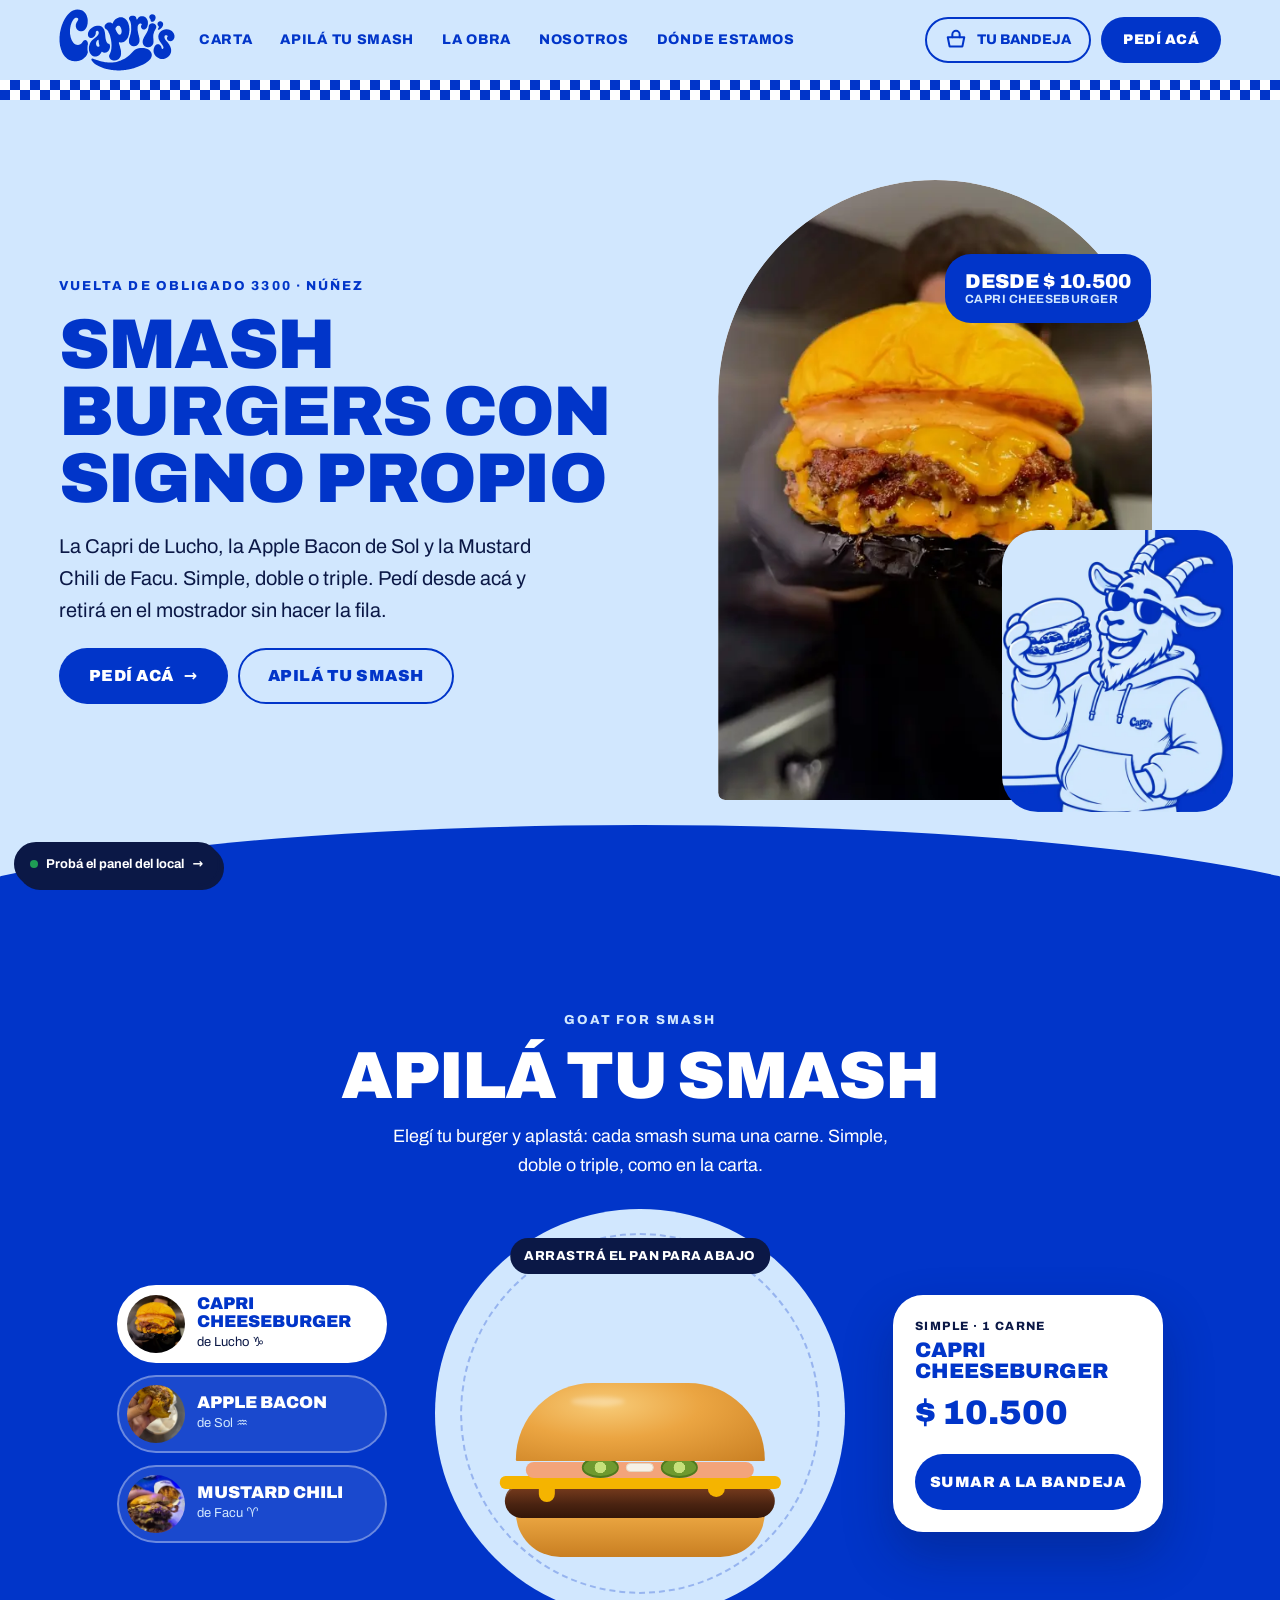
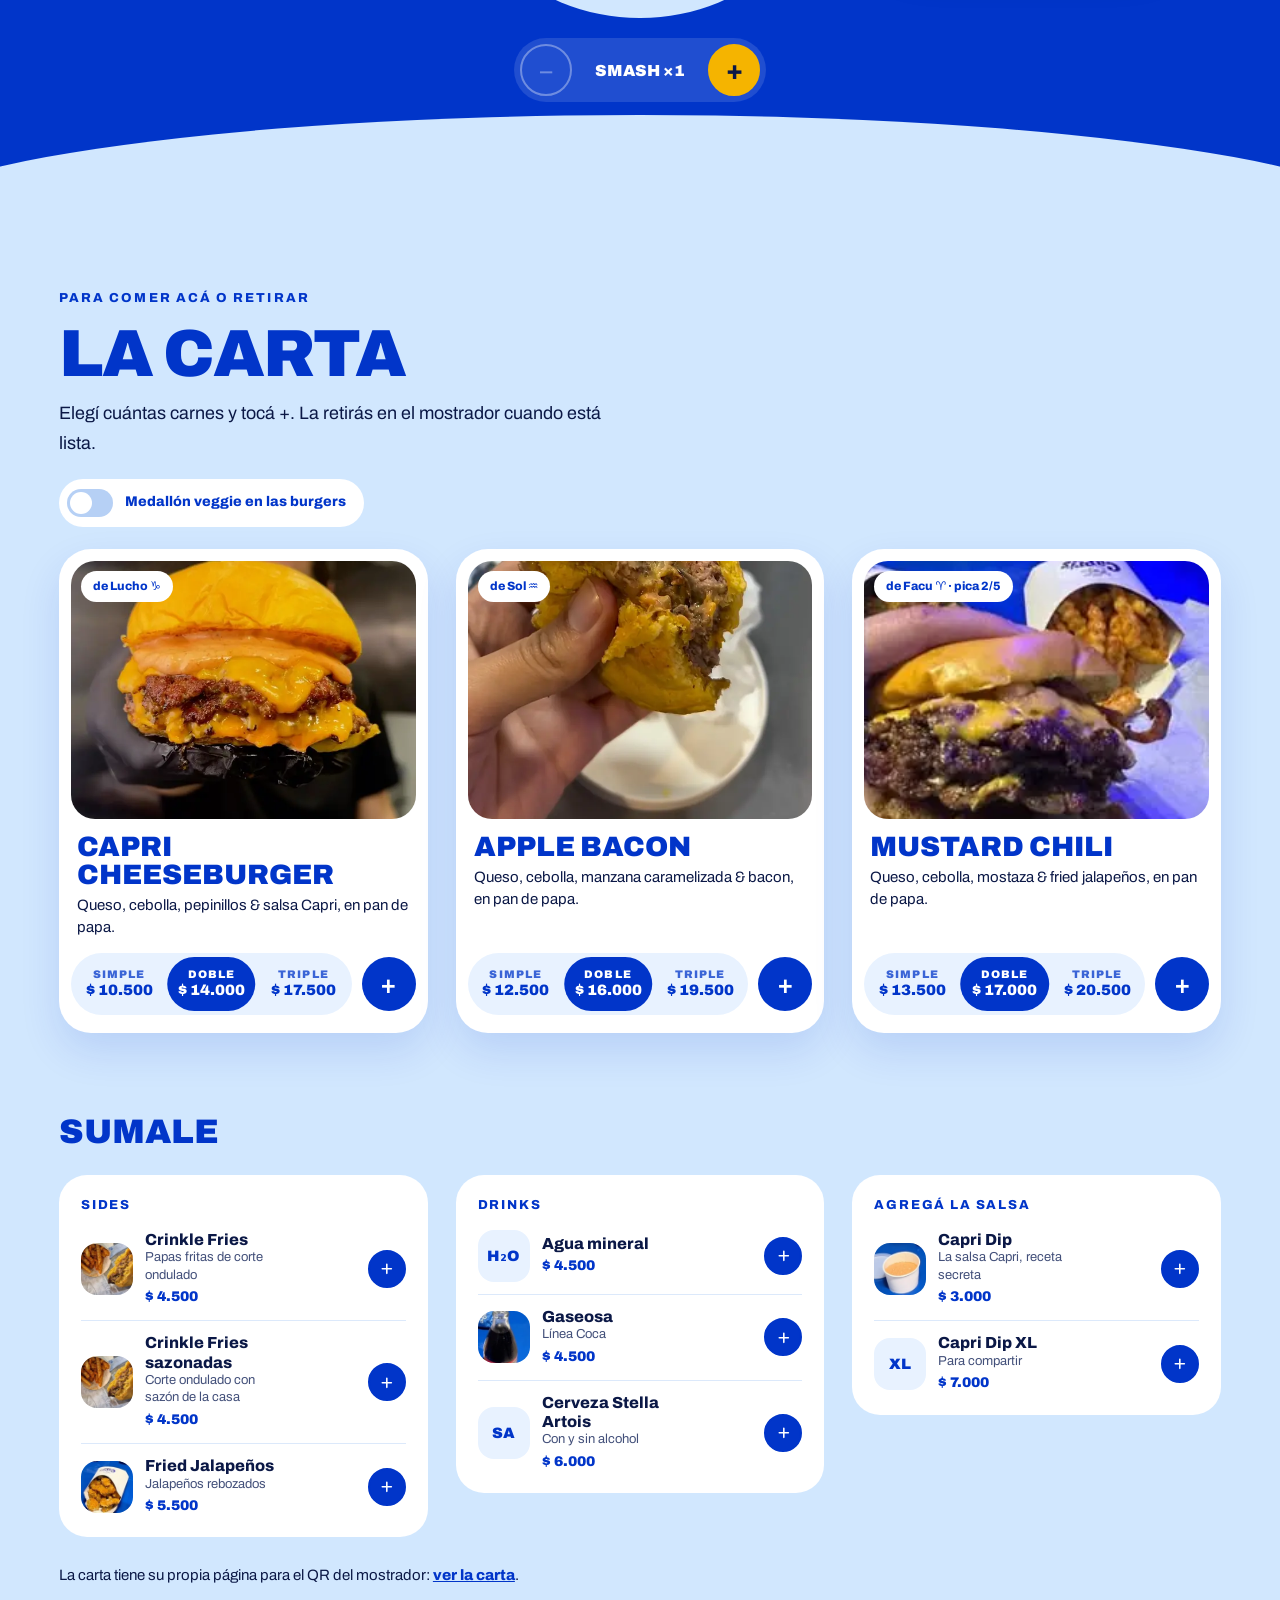
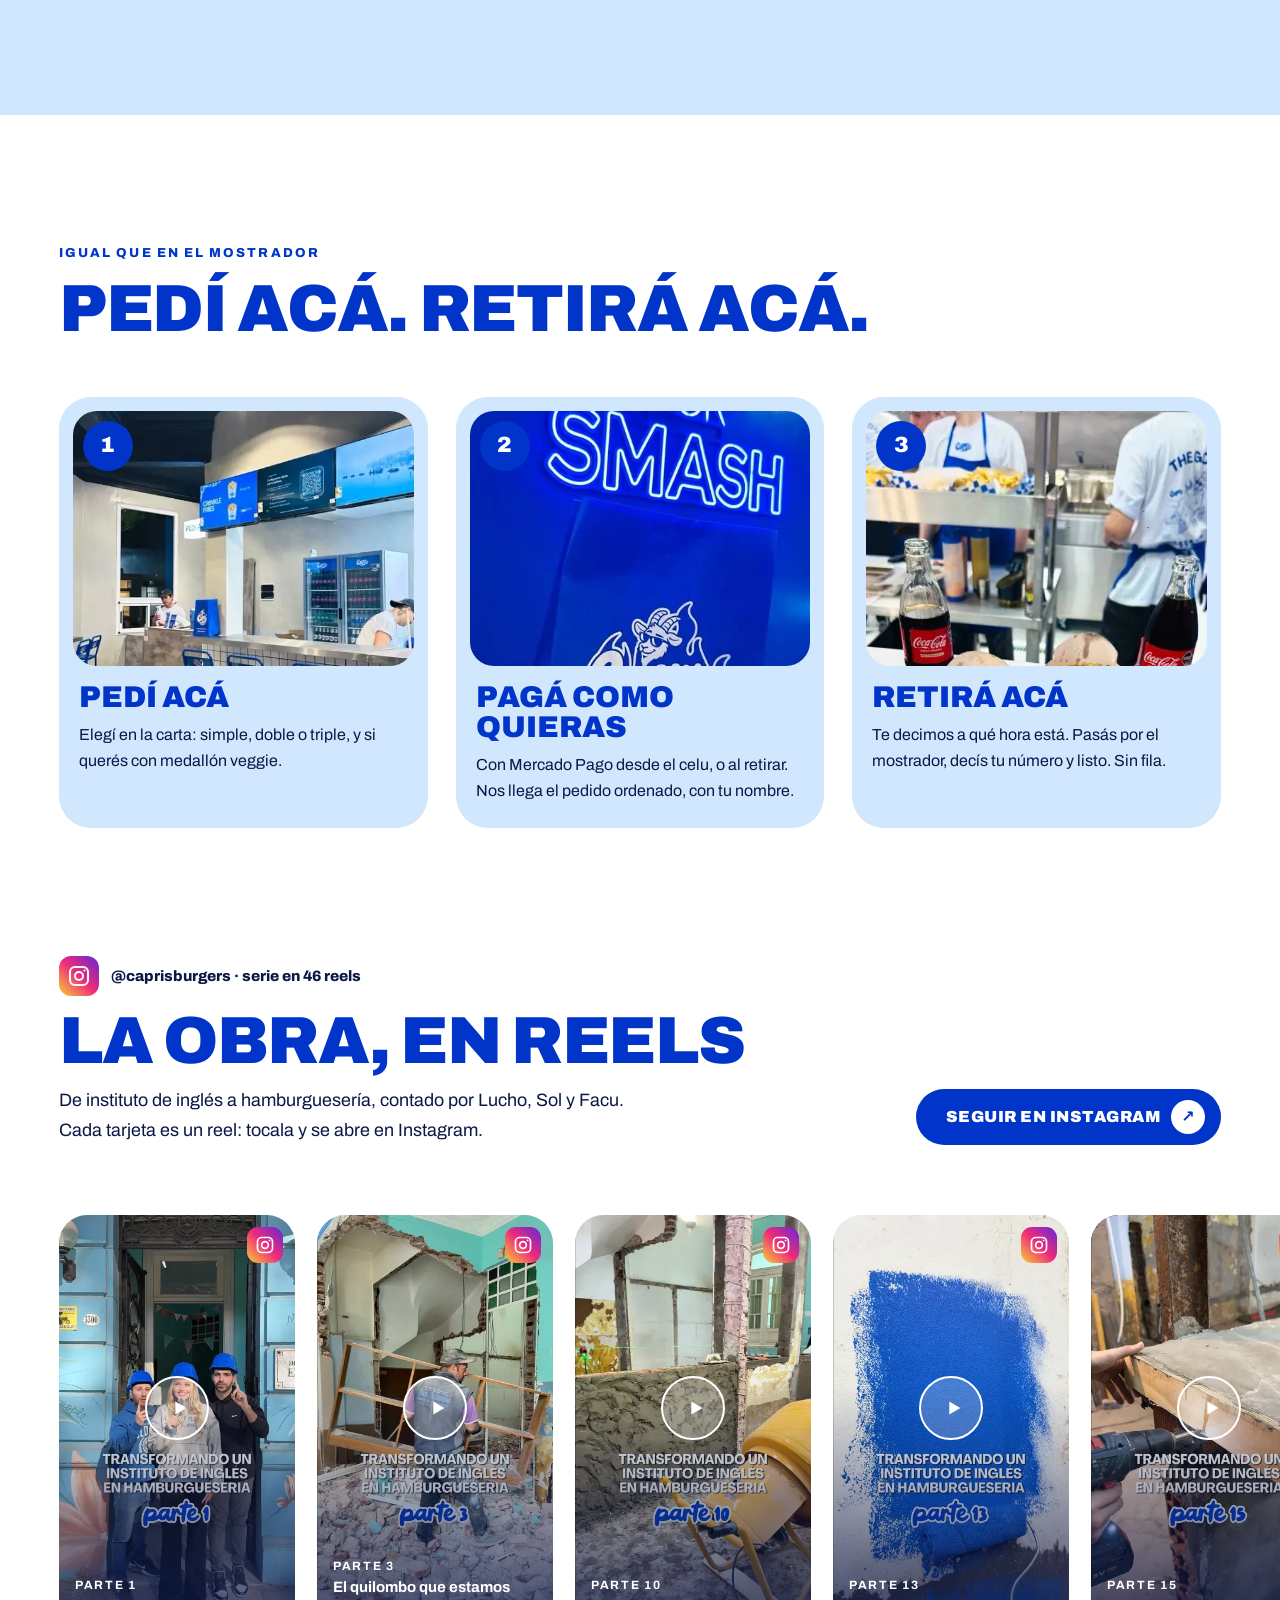
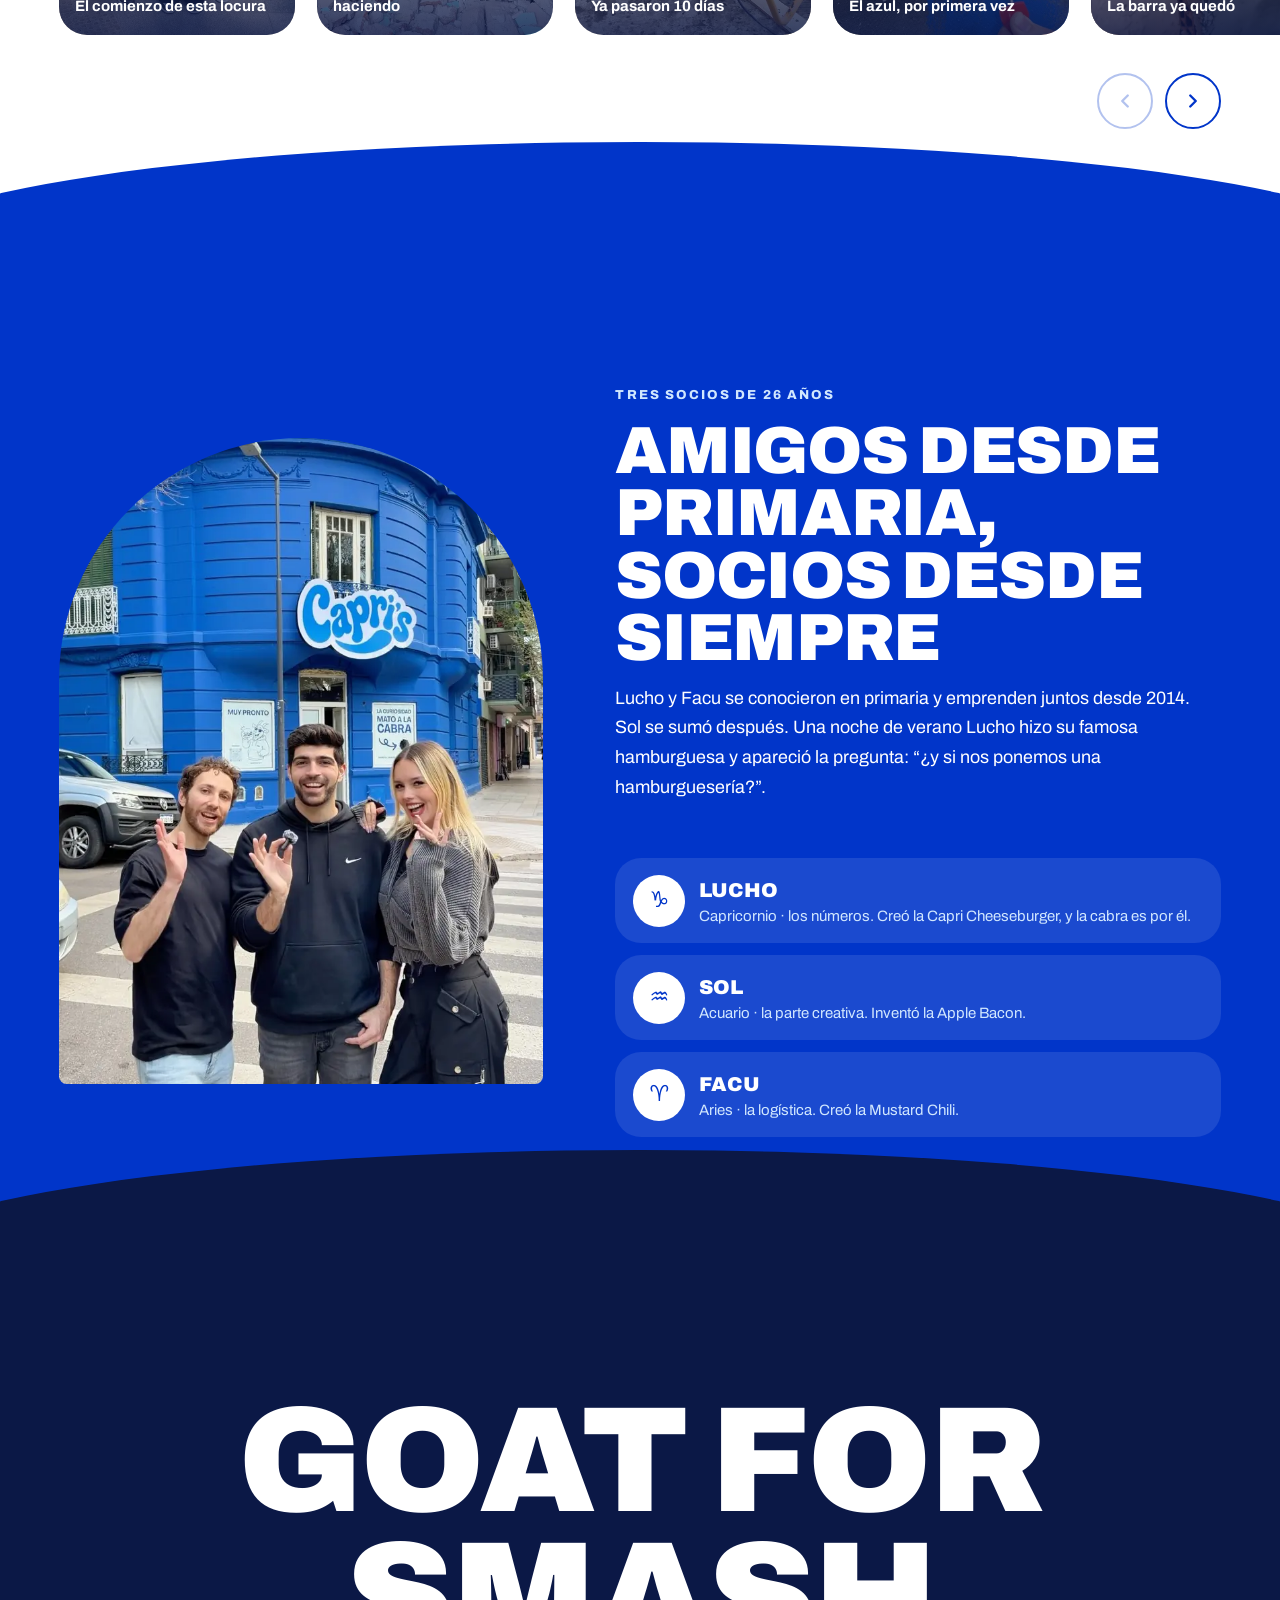
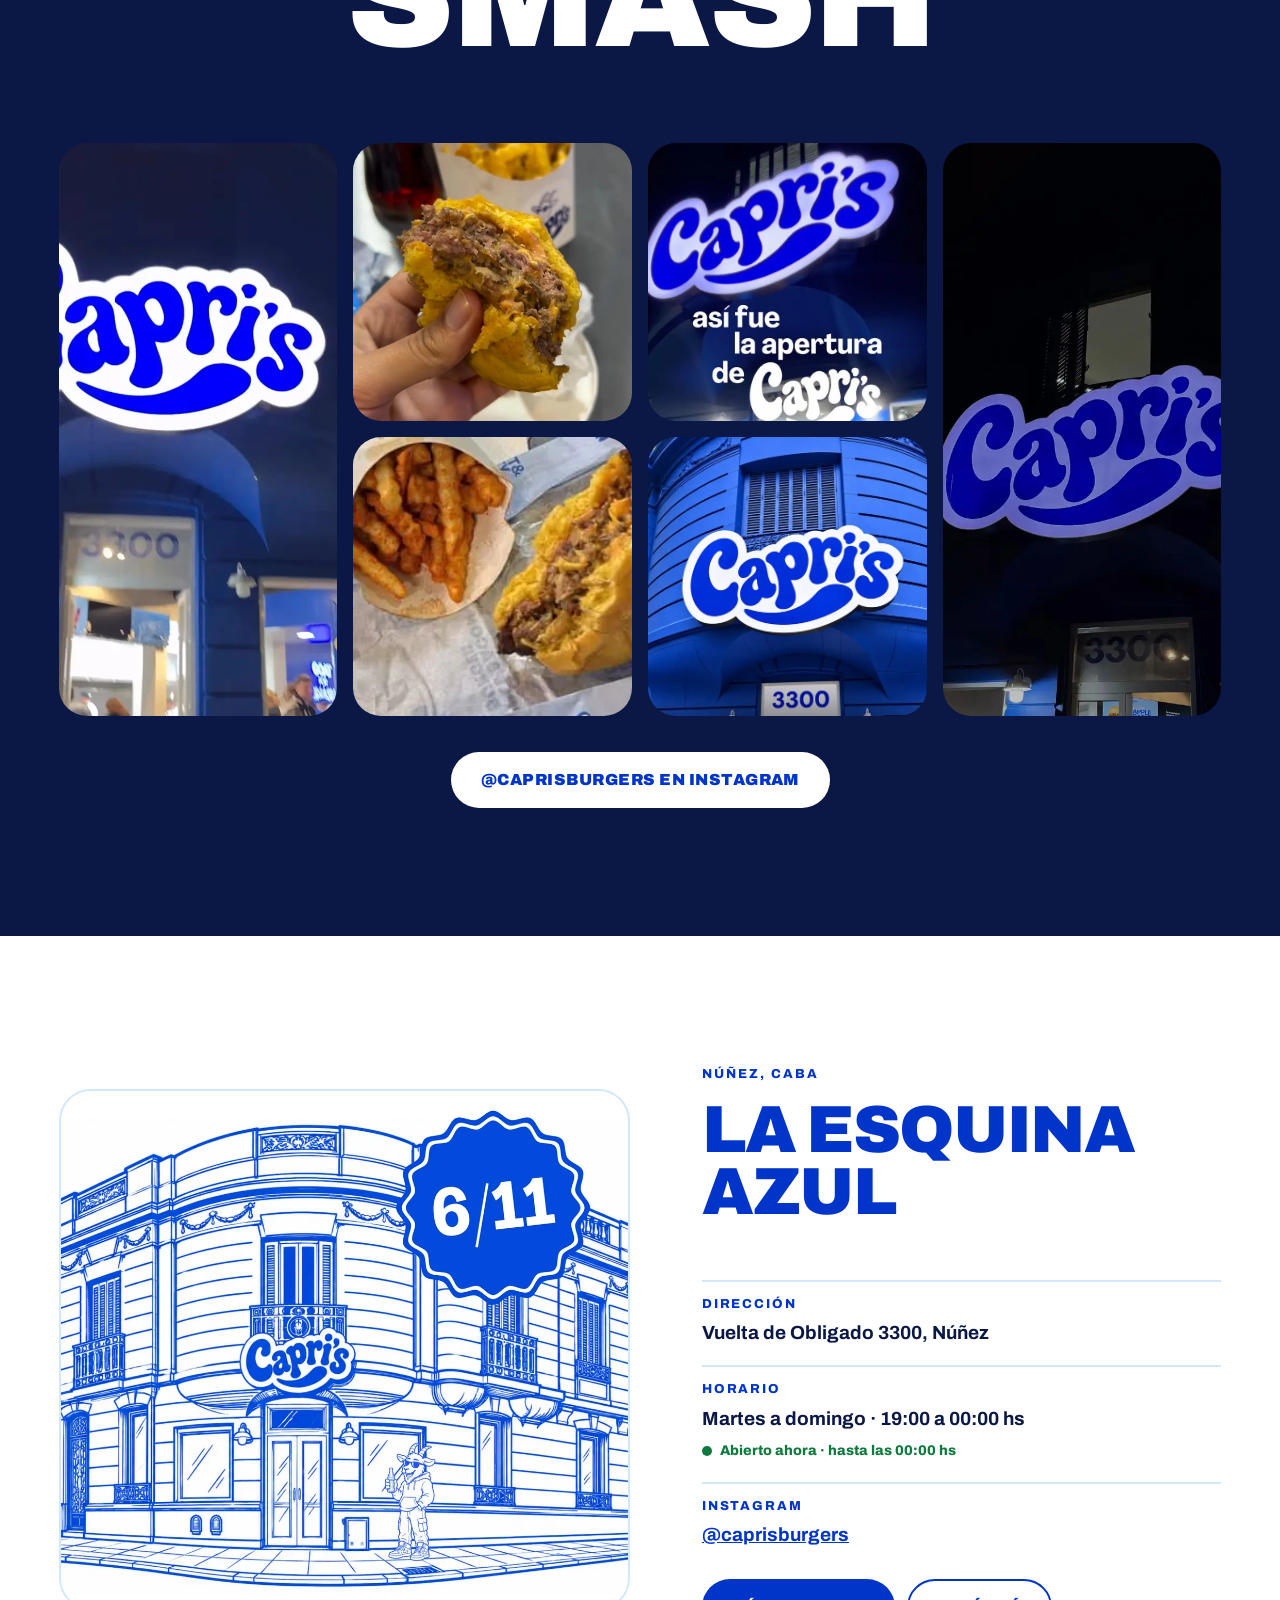
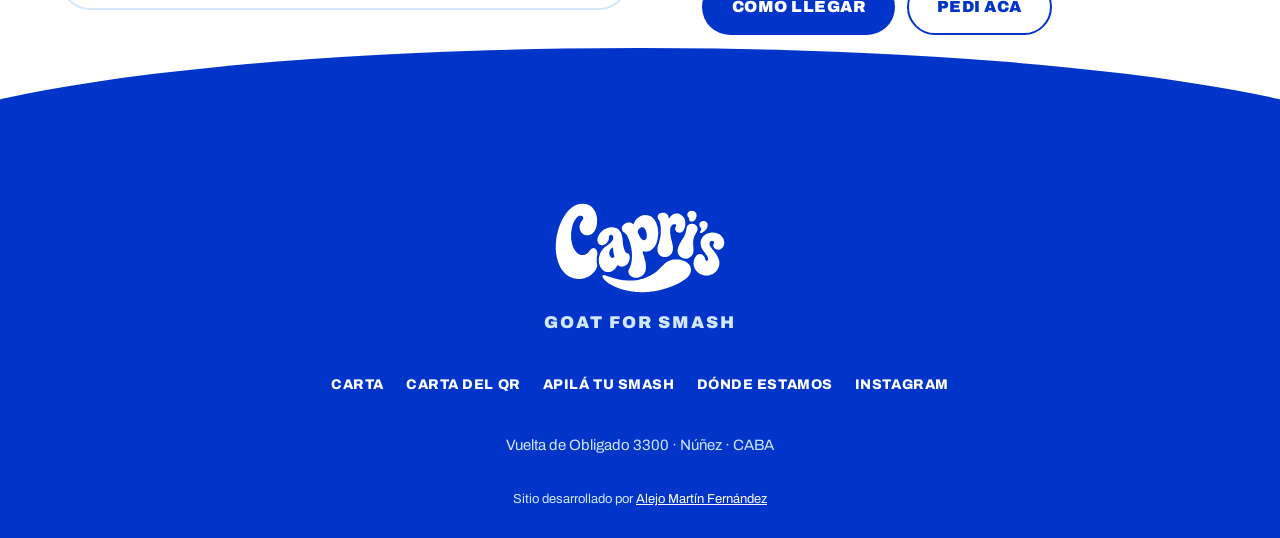
<file: index.html>
<!doctype html>
<html lang="es">
<head>
<meta charset="utf-8">
<meta name="viewport" content="width=device-width, initial-scale=1, viewport-fit=cover">
<title>Capri's Burgers · Smash burgers en Núñez</title>
<meta name="description" content="La carta de Capri's, smash burgers simple, doble o triple, y tu pedido para retirar en Vuelta de Obligado 3300, Núñez. Pedí acá, retirá acá.">
<meta property="og:type" content="website">
<meta property="og:site_name" content="Capri's Burgers">
<meta property="og:url" content="https://capris-burgers.vercel.app/">
<meta property="og:title" content="Capri's Burgers · Smash burgers en Núñez">
<meta property="og:description" content="La carta de Capri's, apilá tu smash y pedí para retirar en Vuelta de Obligado 3300, Núñez.">
<meta property="og:image" content="https://capris-burgers.vercel.app/img/og.jpg?v=1">
<meta property="og:image:width" content="1200">
<meta property="og:image:height" content="630">
<meta property="og:image:type" content="image/jpeg">
<meta property="og:image:alt" content="Capri's Burgers · Smash burgers con signo propio">
<meta name="twitter:card" content="summary_large_image">
<meta name="twitter:image" content="https://capris-burgers.vercel.app/img/og.jpg?v=1">
<meta name="theme-color" content="#0135C9">
<link rel="icon" href="img/favicon.png">
<link rel="apple-touch-icon" href="img/apple-touch-icon.png">
<script>
  (function () { var d = document.documentElement; d.classList.add('js');
    if (!matchMedia('(prefers-reduced-motion: reduce)').matches) d.classList.add('con-intro'); })();
</script>
<link rel="preload" href="fonts/archivo-latin-wdth.woff2" as="font" type="font/woff2" crossorigin>
<link rel="stylesheet" href="css/fuentes.css?v=1">
<link rel="preload" as="image" href="img/h/burger-arco-m.webp" imagesrcset="img/h/burger-arco-m.webp 520w, img/h/burger-arco.webp 720w" imagesizes="(min-width: 1100px) 420px, 70vw">
<link rel="stylesheet" href="kit/kit.css?v=1">
<link rel="stylesheet" href="css/capris.css?v=3">
</head>
<body>

<div class="intro" aria-hidden="true">
  <div class="intro__in">
    <span class="intro__mask"><img class="intro__logo" src="img/logo-blanco.svg" alt="" width="441" height="235"></span>
    <p class="intro__txt">Núñez · Smash burgers</p>
  </div>
</div>
<div class="cursor" aria-hidden="true"><span class="cursor__t"></span></div>

<a class="saltar" href="#carta">Ir a la carta</a>

<header class="top" id="top">
  <div class="top__in">
    <a class="marca" href="#inicio" aria-label="Capri's Burgers, inicio"><img src="img/logo-azul.svg" alt="" width="441" height="235"></a>
    <nav class="nav" aria-label="Secciones">
      <a href="#carta">Carta</a><a href="#smash">Apilá tu smash</a><a href="#obra">La obra</a><a href="#nosotros">Nosotros</a><a href="#donde">Dónde estamos</a>
    </nav>
    <div class="top__acc">
      <button type="button" class="top__carro" data-kit-open="carrito" data-kit-target aria-label="Ver tu bandeja">
        <svg viewBox="0 0 24 24" aria-hidden="true"><path d="M3 9h18l-2 10H5L3 9z"/><path d="M8 9V6a4 4 0 0 1 8 0v3"/></svg>
        <span class="solo-d">Tu bandeja</span><b class="top__n" hidden>0</b>
      </button>
      <a class="top__cta solo-d mag" href="#carta"><span>Pedí acá</span></a>
      <button type="button" class="top__menu" aria-label="Abrir menú" aria-expanded="false" aria-controls="menu-m">
        <svg viewBox="0 0 24 24" aria-hidden="true"><path d="M4 7h16M4 12h16M4 17h16"/></svg>
      </button>
    </div>
  </div>
</header>

<div class="menu-m" id="menu-m" hidden>
  <nav aria-label="Menú">
    <a href="#carta">Carta</a><a href="#smash">Apilá tu smash</a><a href="#como">Cómo pedir</a><a href="#obra">La obra</a><a href="#nosotros">Nosotros</a><a href="#donde">Dónde estamos</a>
  </nav>
  <p class="menu-m__pie">Vuelta de Obligado 3300 · Núñez</p>
</div>

<main id="inicio">

  <!-- HERO -->
  <section class="hero" aria-labelledby="hero-t">
    <div class="damero damero--top" aria-hidden="true"></div>
    <div class="hero__in cont">
      <div class="hero__txt">
        <p class="kicker hero__k"><span class="linea"><span>Vuelta de Obligado 3300 · Núñez</span></span></p>
        <h1 class="hero__t" id="hero-t">
          <span class="linea"><span>Smash</span></span>
          <span class="linea"><span>burgers con</span></span>
          <span class="linea"><span>signo propio</span></span>
        </h1>
        <p class="hero__d">La Capri de Lucho, la Apple Bacon de Sol y la Mustard Chili de Facu. Simple, doble o triple. Pedí desde acá y retirá en el mostrador sin hacer la fila.</p>
        <div class="hero__ctas">
          <a class="btn btn--azul mag" href="#carta" data-cur="Carta"><span>Pedí acá <span aria-hidden="true">→</span></span></a>
          <a class="btn btn--linea mag" href="#smash"><span>Apilá tu smash</span></a>
        </div>
      </div>
      <div class="hero__fig">
        <figure class="arco" data-cur="Ver">
          <img src="img/h/burger-arco-m.webp" srcset="img/h/burger-arco-m.webp 520w, img/h/burger-arco.webp 720w" sizes="(min-width: 1100px) 420px, 70vw" width="720" height="1280" alt="Capri Cheeseburger doble con cheddar derretido" fetchpriority="high" decoding="async">
        </figure>
        <span class="hero__sello"><b data-precio-desde="capri-cheeseburger">Desde $10.500</b><small>Capri Cheeseburger</small></span>
        <div class="hero__cabra"><img src="img/cabra-m.webp" srcset="img/cabra-m.webp 520w, img/cabra.webp 900w" sizes="(min-width: 1100px) 360px, 46vw" width="900" height="1097" alt="La cabra de Capri's con una burger en la mano" loading="lazy" decoding="async"></div>
      </div>
    </div>
    <div class="damero" aria-hidden="true"></div>
  </section>

  <!-- SMASH -->
  <section class="smash" id="smash" aria-labelledby="smash-t">
    <div class="curva" data-curva aria-hidden="true"></div>
    <div class="cont">
      <header class="sec-cab sec-cab--claro rv">
        <p class="kicker">Goat for smash</p>
        <h2 class="sec-t" id="smash-t">Apilá tu smash</h2>
        <p class="sec-d">Elegí tu burger y aplastá: cada smash suma una carne. Simple, doble o triple, como en la carta.</p>
      </header>
      <div class="sm rv">
        <div class="sm__elige" role="radiogroup" aria-label="Elegí tu burger" data-sm-elige></div>
        <div class="sm__escena">
          <div class="sm__plato" data-sm-plato data-cur="Aplastá">
            <div class="sm__pila" data-sm-pila></div>
            <p class="sm__hint" data-sm-hint><span>Arrastrá el pan para abajo</span></p>
          </div>
          <div class="sm__ctl">
            <button type="button" class="sm__b" data-sm-menos aria-label="Una carne menos">−</button>
            <span class="sm__n" data-sm-n aria-live="polite">Smash ×1</span>
            <button type="button" class="sm__b sm__b--mas" data-sm-mas aria-label="Una carne más (smash)">+</button>
          </div>
          <div class="sm__card" data-sm-card>
            <p class="sm__tam" data-sm-tam>Simple · 1 carne</p>
            <h3 class="sm__nom" data-sm-nom>Capri Cheeseburger</h3>
            <p class="sm__pre" data-sm-pre>$10.500</p>
            <button type="button" class="btn btn--azul sm__sumar mag" data-sm-sumar><span>Sumar a la bandeja</span></button>
          </div>
        </div>
      </div>
    </div>
  </section>

  <!-- CARTA -->
  <section class="carta" id="carta" aria-labelledby="carta-t">
    <div class="curva curva--celeste" data-curva aria-hidden="true"></div>
    <div class="cont">
      <header class="sec-cab rv">
        <p class="kicker">Para comer acá o retirar</p>
        <h2 class="sec-t" id="carta-t">La carta</h2>
        <p class="sec-d">Elegí cuántas carnes y tocá +. La retirás en el mostrador cuando está lista.</p>
      </header>

      <div class="carta__barra">
        <label class="switch"><input type="checkbox" data-veggie role="switch"><span class="switch__t" aria-hidden="true"></span><span>Medallón veggie en las burgers</span></label>
      </div>
      <div data-kit="carta" data-kit-categorias="burgers" id="carta-burgers" class="cb"></div>
      <div class="cb__dots solo-m" data-cb-dots aria-hidden="true"></div>

      <div class="sumale">
        <h3 class="sumale__t">Sumale</h3>
        <div class="sumale__tabs solo-m" role="tablist" aria-label="Sides, drinks y salsas">
          <button type="button" role="tab" class="ctab is-on" aria-selected="true" data-g="sides">Sides</button>
          <button type="button" role="tab" class="ctab" aria-selected="false" data-g="drinks">Drinks</button>
          <button type="button" role="tab" class="ctab" aria-selected="false" data-g="dips">Salsas</button>
        </div>
        <div class="sumale__grid">
          <div class="sg is-on" data-grupo="sides"><p class="sg__t">Sides</p><div data-kit="carta" data-kit-categorias="sides" id="carta-sides"></div></div>
          <div class="sg" data-grupo="drinks"><p class="sg__t">Drinks</p><div data-kit="carta" data-kit-categorias="drinks" id="carta-drinks"></div></div>
          <div class="sg" data-grupo="dips"><p class="sg__t">Agregá la salsa</p><div data-kit="carta" data-kit-categorias="dips" id="carta-dips"></div></div>
        </div>
      </div>
      <p class="carta__pie">La carta tiene su propia página para el QR del mostrador: <a href="carta/">ver la carta</a>.</p>
    </div>
  </section>

  <!-- COMO -->
  <section class="como" id="como" aria-labelledby="como-t">
    <div class="cont">
      <header class="sec-cab rv">
        <p class="kicker">Igual que en el mostrador</p>
        <h2 class="sec-t" id="como-t">Pedí acá. Retirá acá.</h2>
      </header>
      <ol class="pasos">
        <li class="paso rv">
          <figure class="paso__f"><img src="img/g/interior.webp" width="540" height="820" alt="La barra de Capri's con las pantallas del menú" loading="lazy" decoding="async"></figure>
          <span class="paso__n">1</span>
          <h3 class="paso__t">Pedí acá</h3>
          <p class="paso__d">Elegí en la carta: simple, doble o triple, y si querés con medallón veggie.</p>
        </li>
        <li class="paso rv">
          <figure class="paso__f"><img src="img/g/bolsa.webp" width="480" height="853" alt="Bolsa azul de Capri's bajo el neón GOAT FOR SMASH" loading="lazy" decoding="async"></figure>
          <span class="paso__n">2</span>
          <h3 class="paso__t">Pagá como quieras</h3>
          <p class="paso__d">Con Mercado Pago desde el celu, o al retirar. Nos llega el pedido ordenado, con tu nombre.</p>
        </li>
        <li class="paso rv">
          <figure class="paso__f"><img src="img/g/barra.webp" width="540" height="680" alt="Pedidos listos en la barra con papas y Coca" loading="lazy" decoding="async"></figure>
          <span class="paso__n">3</span>
          <h3 class="paso__t">Retirá acá</h3>
          <p class="paso__d">Te decimos a qué hora está. Pasás por el mostrador, decís tu número y listo. Sin fila.</p>
        </li>
      </ol>
    </div>
  </section>

  <!-- OBRA -->
  <section class="obra" id="obra" aria-labelledby="obra-t">
    <div class="cont obra__cab">
      <header class="sec-cab rv">
        <p class="obra__ig"><span class="ig-badge"><svg viewBox="0 0 24 24" aria-hidden="true"><rect x="3" y="3" width="18" height="18" rx="5"/><circle cx="12" cy="12" r="4"/><circle cx="17.5" cy="6.5" r="1.1" class="f"/></svg></span>@caprisburgers · serie en 46 reels</p>
        <h2 class="sec-t" id="obra-t">La obra, en reels</h2>
        <p class="sec-d">De instituto de inglés a hamburguesería, contado por Lucho, Sol y Facu. Cada tarjeta es un reel: tocala y se abre en Instagram.</p>
      </header>
      <a class="btn btn--azul btn--ig mag rv" href="https://www.instagram.com/caprisburgers/" target="_blank" rel="noopener"><span>Seguir en Instagram <i aria-hidden="true">↗</i></span></a>
    </div>
    <div class="obra__pista" data-pista tabindex="0" aria-label="Reels de la obra, deslizá para ver más">
      <a class="reel" href="https://www.instagram.com/reel/Dbg3KVQB_sa/" target="_blank" rel="noopener" data-cur="Play"><img src="img/obra/r057.webp" width="400" height="711" alt="Reel Parte 1: El comienzo de esta locura" loading="lazy" decoding="async"><span class="reel__ig"><svg viewBox="0 0 24 24" aria-hidden="true"><rect x="3" y="3" width="18" height="18" rx="5"/><circle cx="12" cy="12" r="4"/><circle cx="17.5" cy="6.5" r="1.1" class="f"/></svg></span><span class="reel__play"><svg viewBox="0 0 24 24" aria-hidden="true"><path d="M8 5l12 7-12 7z"/></svg></span><span class="reel__cap"><b>Parte 1</b><span>El comienzo de esta locura</span><em>Ver en Instagram ↗</em></span></a>
      <a class="reel" href="https://www.instagram.com/reel/DbmA2VEB6_j/" target="_blank" rel="noopener" data-cur="Play"><img src="img/obra/r055.webp" width="400" height="711" alt="Reel Parte 3: El quilombo que estamos haciendo" loading="lazy" decoding="async"><span class="reel__ig"><svg viewBox="0 0 24 24" aria-hidden="true"><rect x="3" y="3" width="18" height="18" rx="5"/><circle cx="12" cy="12" r="4"/><circle cx="17.5" cy="6.5" r="1.1" class="f"/></svg></span><span class="reel__play"><svg viewBox="0 0 24 24" aria-hidden="true"><path d="M8 5l12 7-12 7z"/></svg></span><span class="reel__cap"><b>Parte 3</b><span>El quilombo que estamos haciendo</span><em>Ver en Instagram ↗</em></span></a>
      <a class="reel" href="https://www.instagram.com/reel/Db4QWt-B7Nc/" target="_blank" rel="noopener" data-cur="Play"><img src="img/obra/r048.webp" width="400" height="711" alt="Reel Parte 10: Ya pasaron 10 días" loading="lazy" decoding="async"><span class="reel__ig"><svg viewBox="0 0 24 24" aria-hidden="true"><rect x="3" y="3" width="18" height="18" rx="5"/><circle cx="12" cy="12" r="4"/><circle cx="17.5" cy="6.5" r="1.1" class="f"/></svg></span><span class="reel__play"><svg viewBox="0 0 24 24" aria-hidden="true"><path d="M8 5l12 7-12 7z"/></svg></span><span class="reel__cap"><b>Parte 10</b><span>Ya pasaron 10 días</span><em>Ver en Instagram ↗</em></span></a>
      <a class="reel" href="https://www.instagram.com/reel/DcAGXnOJaD9/" target="_blank" rel="noopener" data-cur="Play"><img src="img/obra/r045.webp" width="400" height="711" alt="Reel Parte 13: El azul, por primera vez" loading="lazy" decoding="async"><span class="reel__ig"><svg viewBox="0 0 24 24" aria-hidden="true"><rect x="3" y="3" width="18" height="18" rx="5"/><circle cx="12" cy="12" r="4"/><circle cx="17.5" cy="6.5" r="1.1" class="f"/></svg></span><span class="reel__play"><svg viewBox="0 0 24 24" aria-hidden="true"><path d="M8 5l12 7-12 7z"/></svg></span><span class="reel__cap"><b>Parte 13</b><span>El azul, por primera vez</span><em>Ver en Instagram ↗</em></span></a>
      <a class="reel" href="https://www.instagram.com/reel/DcFErQyNhC8/" target="_blank" rel="noopener" data-cur="Play"><img src="img/obra/r043.webp" width="400" height="711" alt="Reel Parte 15: La barra ya quedó" loading="lazy" decoding="async"><span class="reel__ig"><svg viewBox="0 0 24 24" aria-hidden="true"><rect x="3" y="3" width="18" height="18" rx="5"/><circle cx="12" cy="12" r="4"/><circle cx="17.5" cy="6.5" r="1.1" class="f"/></svg></span><span class="reel__play"><svg viewBox="0 0 24 24" aria-hidden="true"><path d="M8 5l12 7-12 7z"/></svg></span><span class="reel__cap"><b>Parte 15</b><span>La barra ya quedó</span><em>Ver en Instagram ↗</em></span></a>
      <a class="reel" href="https://www.instagram.com/reel/DccQY5BR7Ke/" target="_blank" rel="noopener" data-cur="Play"><img src="img/obra/r034.webp" width="400" height="711" alt="Reel Parte 24: Por qué Capri's" loading="lazy" decoding="async"><span class="reel__ig"><svg viewBox="0 0 24 24" aria-hidden="true"><rect x="3" y="3" width="18" height="18" rx="5"/><circle cx="12" cy="12" r="4"/><circle cx="17.5" cy="6.5" r="1.1" class="f"/></svg></span><span class="reel__play"><svg viewBox="0 0 24 24" aria-hidden="true"><path d="M8 5l12 7-12 7z"/></svg></span><span class="reel__cap"><b>Parte 24</b><span>Por qué Capri's</span><em>Ver en Instagram ↗</em></span></a>
      <a class="reel" href="https://www.instagram.com/reel/DdXWOU0MLmw/" target="_blank" rel="noopener" data-cur="Play"><img src="img/obra/r023.webp" width="400" height="711" alt="Reel Parte 35: Algo para los curiosos" loading="lazy" decoding="async"><span class="reel__ig"><svg viewBox="0 0 24 24" aria-hidden="true"><rect x="3" y="3" width="18" height="18" rx="5"/><circle cx="12" cy="12" r="4"/><circle cx="17.5" cy="6.5" r="1.1" class="f"/></svg></span><span class="reel__play"><svg viewBox="0 0 24 24" aria-hidden="true"><path d="M8 5l12 7-12 7z"/></svg></span><span class="reel__cap"><b>Parte 35</b><span>Algo para los curiosos</span><em>Ver en Instagram ↗</em></span></a>
      <a class="reel" href="https://www.instagram.com/reel/DfSt-wrBO4h/" target="_blank" rel="noopener" data-cur="Play"><img src="img/obra/r005.webp" width="400" height="711" alt="Reel Parte 46: Las pantallas del menú" loading="lazy" decoding="async"><span class="reel__ig"><svg viewBox="0 0 24 24" aria-hidden="true"><rect x="3" y="3" width="18" height="18" rx="5"/><circle cx="12" cy="12" r="4"/><circle cx="17.5" cy="6.5" r="1.1" class="f"/></svg></span><span class="reel__play"><svg viewBox="0 0 24 24" aria-hidden="true"><path d="M8 5l12 7-12 7z"/></svg></span><span class="reel__cap"><b>Parte 46</b><span>Las pantallas del menú</span><em>Ver en Instagram ↗</em></span></a>
      <a class="reel" href="https://www.instagram.com/reel/Dfc-q_HBgcy/" target="_blank" rel="noopener" data-cur="Play"><img src="img/obra/rapertura.webp" width="400" height="711" alt="Reel 6/11 · Final: Así fue la apertura" loading="lazy" decoding="async"><span class="reel__ig"><svg viewBox="0 0 24 24" aria-hidden="true"><rect x="3" y="3" width="18" height="18" rx="5"/><circle cx="12" cy="12" r="4"/><circle cx="17.5" cy="6.5" r="1.1" class="f"/></svg></span><span class="reel__play"><svg viewBox="0 0 24 24" aria-hidden="true"><path d="M8 5l12 7-12 7z"/></svg></span><span class="reel__cap"><b>6/11 · Final</b><span>Así fue la apertura</span><em>Ver en Instagram ↗</em></span></a>
      <a class="reel reel--fin" href="https://www.instagram.com/caprisburgers/" target="_blank" rel="noopener" data-cur="Abrir"><span class="ig-badge ig-badge--xl"><svg viewBox="0 0 24 24" aria-hidden="true"><rect x="3" y="3" width="18" height="18" rx="5"/><circle cx="12" cy="12" r="4"/><circle cx="17.5" cy="6.5" r="1.1" class="f"/></svg></span><b>Ver las 46 partes</b><span>en @caprisburgers</span></a>
    </div>
    <div class="cont obra__nav solo-d">
      <button type="button" class="flecha mag" data-pista-mover="-1" aria-label="Anterior"><svg viewBox="0 0 24 24" aria-hidden="true"><path d="M15 6l-6 6 6 6"/></svg></button>
      <button type="button" class="flecha mag" data-pista-mover="1" aria-label="Siguiente"><svg viewBox="0 0 24 24" aria-hidden="true"><path d="M9 6l6 6-6 6"/></svg></button>
    </div>
  </section>

  <!-- NOSOTROS -->
  <section class="nos" id="nosotros" aria-labelledby="nos-t">
    <div class="curva" data-curva aria-hidden="true"></div>
    <div class="cont nos__in">
      <figure class="nos__f rv"><img src="img/fundadores.webp" width="720" height="1280" alt="Facu, Lucho y Sol frente a la esquina azul de Capri's" loading="lazy" decoding="async"></figure>
      <div class="nos__txt">
        <header class="sec-cab sec-cab--claro rv">
          <p class="kicker">Tres socios de 26 años</p>
          <h2 class="sec-t" id="nos-t">Amigos desde primaria, socios desde siempre</h2>
          <p class="sec-d">Lucho y Facu se conocieron en primaria y emprenden juntos desde 2014. Sol se sumó después. Una noche de verano Lucho hizo su famosa hamburguesa y apareció la pregunta: “¿y si nos ponemos una hamburguesería?”.</p>
        </header>
        <ul class="socios">
          <li class="socio rv"><span class="socio__s" aria-hidden="true">♑︎</span><b>Lucho</b><span>Capricornio · los números. Creó la Capri Cheeseburger, y la cabra es por él.</span></li>
          <li class="socio rv"><span class="socio__s" aria-hidden="true">♒︎</span><b>Sol</b><span>Acuario · la parte creativa. Inventó la Apple Bacon.</span></li>
          <li class="socio rv"><span class="socio__s" aria-hidden="true">♈︎</span><b>Facu</b><span>Aries · la logística. Creó la Mustard Chili.</span></li>
        </ul>
      </div>
    </div>
  </section>

  <!-- GALERIA -->
  <section class="gal" id="galeria" aria-labelledby="gal-t">
    <div class="curva curva--noche" data-curva aria-hidden="true"></div>
    <div class="cont">
      <h2 class="gal__t rv" id="gal-t"><span class="linea"><span>Goat for smash</span></span></h2>
      <div class="gal__grid">
        <figure class="gal__f gal__f--alta rv"><img src="img/g/noche.webp" width="800" height="1067" alt="La esquina de noche con el letrero iluminado" loading="lazy" decoding="async"></figure>
        <figure class="gal__f rv"><img src="img/g/mordida.webp" width="800" height="1000" alt="Una Capri doble mordida" loading="lazy" decoding="async"></figure>
        <figure class="gal__f rv"><img src="img/g/apertura.webp" width="800" height="689" alt="La noche de la apertura, con gente en la puerta" loading="lazy" decoding="async"></figure>
        <figure class="gal__f gal__f--alta rv"><img src="img/g/letrero.webp" width="800" height="1000" alt="El letrero Capri's sobre la puerta 3300" loading="lazy" decoding="async"></figure>
        <figure class="gal__f rv"><img src="img/p/fries.webp" width="240" height="240" alt="Crinkle fries y una smash" loading="lazy" decoding="async"></figure>
        <figure class="gal__f rv"><img src="img/fachada-dia-m.webp" width="800" height="593" alt="La fachada azul de día" loading="lazy" decoding="async"></figure>
      </div>
      <p class="gal__pie"><a class="btn btn--blanco mag" href="https://www.instagram.com/caprisburgers/" target="_blank" rel="noopener"><span>@caprisburgers en Instagram</span></a></p>
    </div>
  </section>

  <!-- DONDE -->
  <section class="donde" id="donde" aria-labelledby="donde-t">
    <div class="cont donde__in">
      <figure class="donde__f rv"><img src="img/esquina.webp" width="1100" height="1002" alt="Ilustración de la esquina de Capri's en Vuelta de Obligado 3300" loading="lazy" decoding="async"></figure>
      <div class="donde__txt">
        <header class="sec-cab rv">
          <p class="kicker">Núñez, CABA</p>
          <h2 class="sec-t" id="donde-t">La esquina azul</h2>
        </header>
        <dl class="datos rv">
          <div><dt>Dirección</dt><dd>Vuelta de Obligado 3300, Núñez</dd></div>
          <div><dt>Horario</dt><dd>Martes a domingo · 19:00 a 00:00 hs<br><span class="estado" data-estado></span></dd></div>
          <div><dt>Instagram</dt><dd><a href="https://www.instagram.com/caprisburgers/" target="_blank" rel="noopener">@caprisburgers</a></dd></div>
        </dl>
        <div class="donde__ctas rv">
          <a class="btn btn--azul mag" href="https://www.google.com/maps/search/?api=1&amp;query=Vuelta+de+Obligado+3300%2C+N%C3%BA%C3%B1ez%2C+CABA" target="_blank" rel="noopener"><span>Cómo llegar</span></a>
          <a class="btn btn--linea mag" href="#carta"><span>Pedí acá</span></a>
        </div>
      </div>
    </div>
  </section>
</main>

<footer class="pie">
  <div class="curva" data-curva aria-hidden="true"></div>
  <div class="cont pie__in">
    <img class="pie__logo" src="img/logo-blanco.svg" alt="Capri's Burgers" width="441" height="235" loading="lazy">
    <p class="pie__lema">Goat for smash</p>
    <nav class="pie__nav" aria-label="Pie">
      <a href="#carta">Carta</a><a href="carta/">Carta del QR</a><a href="#smash">Apilá tu smash</a><a href="#donde">Dónde estamos</a><a href="https://www.instagram.com/caprisburgers/" target="_blank" rel="noopener">Instagram</a>
    </nav>
    <p class="pie__dir">Vuelta de Obligado 3300 · Núñez · CABA</p>
    <p class="pie__credito">Sitio desarrollado por <a href="https://alejomfernandez.com.ar" target="_blank" rel="noopener">Alejo Martín Fernández</a></p>
  </div>
</footer>

<div class="tk-modal" id="ticket" hidden>
  <div class="tk-modal__fondo" data-tk-cerrar></div>
  <div class="tk" role="dialog" aria-modal="true" aria-labelledby="tk-t">
    <button type="button" class="tk__x" data-tk-cerrar aria-label="Cerrar">×</button>
    <img class="tk__logo" src="img/logo-blanco.svg" alt="Capri's" width="441" height="235">
    <div class="tk__papel">
      <p class="tk__k" id="tk-t">Retirá acá</p>
      <p class="tk__cod" data-tk-cod>#000</p>
      <p class="tk__sub" data-tk-sub></p>
    </div>
    <div class="tk__wa">
      <p class="tk__wa-k">Así le llega al local</p>
      <p class="tk__burbuja" data-tk-msg></p>
    </div>
    <div class="tk__acc">
      <a class="btn btn--blanco" data-tk-wa href="#" target="_blank" rel="noopener" hidden>Abrir WhatsApp</a>
      <button type="button" class="btn btn--linea-b" data-tk-cerrar>Volver a la carta</button>
    </div>
  </div>
</div>

<div class="toast" role="status" aria-live="polite" hidden></div>

<script type="module" src="js/capris.js?v=3"></script>
</body>
</html>
</file>
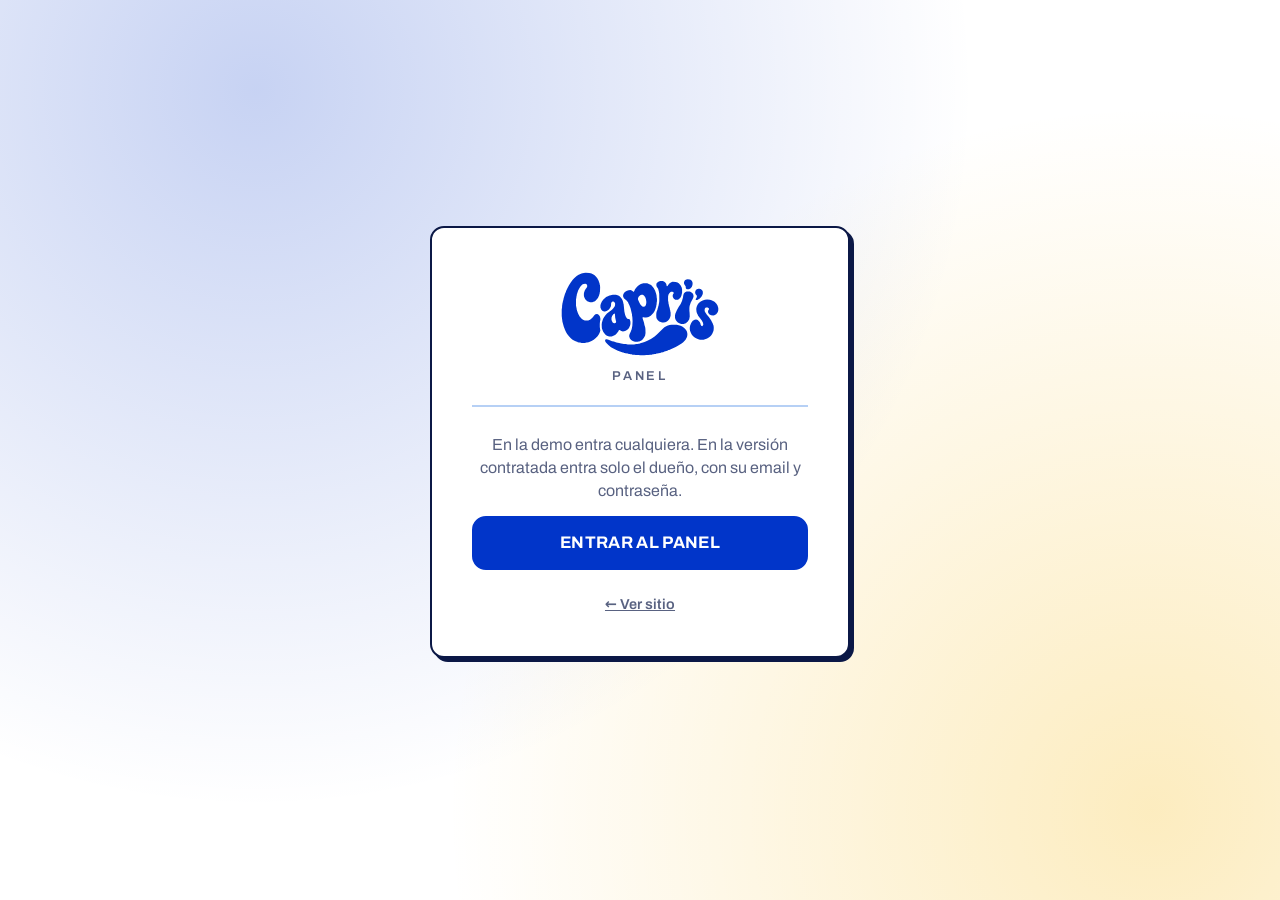
<file: admin/index.html>
<!doctype html>
<!-- Plantilla del panel. Va en web/admin/index.html de cada demo (scripts/instalar.mjs la copia). -->
<html lang="es">
<head>
<meta charset="utf-8">
<meta name="viewport" content="width=device-width, initial-scale=1, viewport-fit=cover">
<meta name="robots" content="noindex, nofollow">
<meta name="theme-color" content="#111111">
<title>Panel</title>
<script>
  // /admin sin barra final rompe las rutas relativas en algunos servidores (XAMPP): la agregamos.
  if (!/\/$|\.html$/.test(location.pathname)) location.replace(location.pathname + '/' + location.search + location.hash);
</script>
<link rel="stylesheet" href="../css/fuentes.css?v=1">
<link rel="stylesheet" href="../kit/kit.css?v=1">
<link rel="stylesheet" href="../kit/admin/admin.css?v=1">
</head>
<body>
<div id="kit-admin" class="kit-root kit-admin" aria-busy="true"></div>
<script type="module">
  import { initAdmin } from '../kit/admin/admin.js?v=1';
  initAdmin({ config: '../cliente.json', sitio: '../' });
</script>
</body>
</html>
</file>
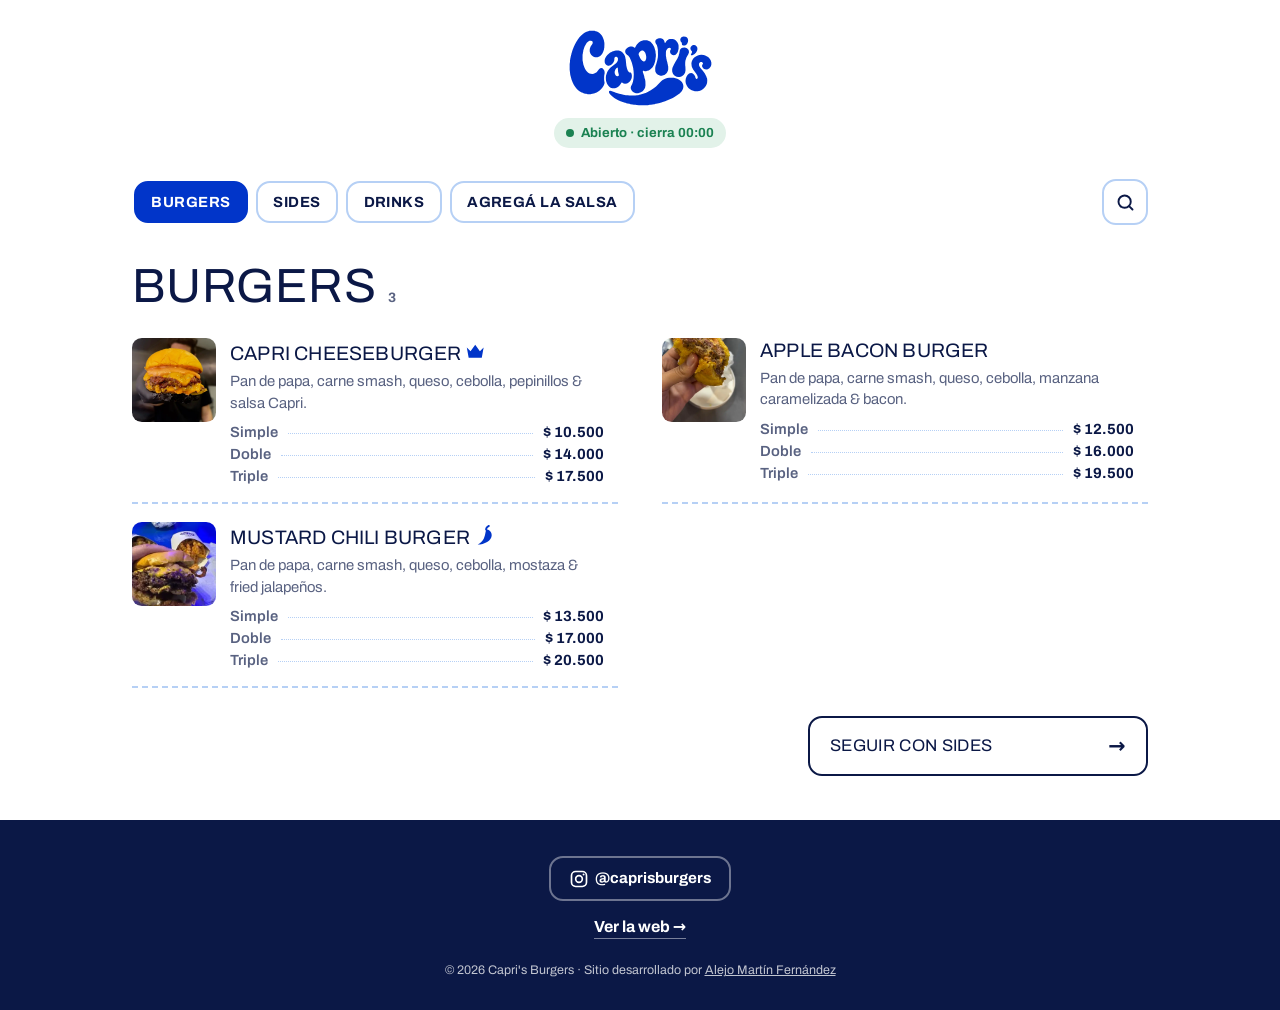
<file: carta/index.html>
<!doctype html>
<!-- Carta pública: la página a la que lleva el QR de las mesas. Va en web/carta/index.html de cada demo (scripts/instalar.mjs la copia).
     Se edita desde /admin (Carta) y el QR + las tarjetas para imprimir salen de /admin (QR de la carta). -->
<html lang="es">
<head>
<meta charset="utf-8">
<meta name="viewport" content="width=device-width, initial-scale=1, viewport-fit=cover">
<meta name="theme-color" content="#ffffff">
<title>Carta</title>
<meta name="description" content="Carta online, siempre actualizada.">
<script>
  // /carta sin barra final rompe las rutas relativas en algunos servidores (XAMPP): la agregamos.
  if (!/\/$|\.html$/.test(location.pathname)) location.replace(location.pathname + '/' + location.search + location.hash);
</script>
<link rel="preconnect" href="https://fonts.googleapis.com"><link rel="preconnect" href="https://fonts.gstatic.com" crossorigin>
<link rel="stylesheet" href="../css/fuentes.css?v=1">
<link rel="stylesheet" href="../kit/kit.css?v=1">
<link rel="stylesheet" href="../kit/menu.css?v=1">
</head>
<body>
<div id="kit-menu" class="kit-root kit-menu" aria-busy="true"></div>
<script type="module">
  import { initMenu } from '../kit/modules/menu.js?v=1';
  initMenu({ config: '../cliente.json', sitio: '../', imagenes: { lqip: '../img/lqip.json' } });
</script>
</body>
</html>
</file>
<file: css/fuentes.css>
@font-face { font-family: 'Archivo'; font-style: normal; font-display: swap; font-weight: 100 900; font-stretch: 62% 125%;
  src: url(../fonts/archivo-latin-wdth.woff2) format('woff2-variations'), url(../fonts/archivo-latin-wdth.woff2) format('woff2');
  unicode-range: U+0000-00FF, U+0131, U+0152-0153, U+02BB-02BC, U+02C6, U+02DA, U+02DC, U+0304, U+0308, U+0329, U+2000-206F, U+20AC, U+2122, U+2191, U+2193, U+2212, U+2215, U+FEFF, U+FFFD; }
@font-face { font-family: 'Archivo'; font-style: normal; font-display: swap; font-weight: 100 900; font-stretch: 62% 125%;
  src: url(../fonts/archivo-latin-ext-wdth.woff2) format('woff2-variations'), url(../fonts/archivo-latin-ext-wdth.woff2) format('woff2');
  unicode-range: U+0100-02BA, U+02BD-02C5, U+02C7-02CC, U+02CE-02D7, U+02DD-02FF, U+0304, U+0308, U+0329, U+1D00-1DBF, U+1E00-1E9F, U+1EF2-1EFF, U+2020, U+20A0-20AB, U+20AD-20C0, U+2113, U+2C60-2C7F, U+A720-A7FF; }
</file>
<file: kit/kit.css>
/* KIT DEMOS — estilos de módulos y popups.
   Todo sale de las variables --kit-* que arma core/theme.js desde cliente.json → marca.
   Cada demo puede pisar cualquier variable o clase .kit-* en su propio CSS. */

:root {
  --kit-bg: #fff; --kit-surface: #fff; --kit-text: #151515; --kit-muted: #666; --kit-primary: #111; --kit-on-primary: #fff;
  --kit-accent: #fc0; --kit-on-accent: #111; --kit-border: #ddd; --kit-ok: #1f9d55; --kit-warn: #d97706; --kit-danger: #d42a1d;
  --kit-font-head: inherit; --kit-font-body: inherit; --kit-head-case: uppercase;
  --kit-radius: 14px; --kit-radius-btn: 12px; --kit-border-w: 1.5px; --kit-shadow: 0 10px 30px -12px rgba(0,0,0,.35);
  --kit-ease: cubic-bezier(.2,.8,.2,1); --kit-z: 9000;
}
.kit-root, .kit-root *, .kit-root *::before, .kit-root *::after { box-sizing: border-box; }
.kit-root [hidden], .kit-root[hidden] { display: none !important; }
.kit-root { font-family: var(--kit-font-body); color: var(--kit-text); -webkit-tap-highlight-color: transparent; }
.kit-sr { position: absolute !important; width: 1px; height: 1px; overflow: hidden; clip: rect(0 0 0 0); white-space: nowrap; }
html.kit-lock { overflow: hidden; }
html.kit-lock body { overflow: hidden; touch-action: none; }

/* ---------- botones ---------- */
.kit-btn {
  appearance: none; display: inline-flex; align-items: center; justify-content: center; gap: .45em;
  min-height: 44px; padding: .7em 1.15em; border: var(--kit-border-w) solid var(--kit-primary); border-radius: var(--kit-radius-btn);
  background: var(--kit-primary); color: var(--kit-on-primary); font: 700 .95rem/1.1 var(--kit-font-body); text-decoration: none;
  cursor: pointer; transition: transform .15s var(--kit-ease), filter .15s, background .2s, box-shadow .2s; white-space: nowrap;
}
.kit-btn:hover { filter: brightness(1.08); }
.kit-btn:active { transform: translateY(1px) scale(.98); }
.kit-btn:focus-visible, .kit-chip:focus-visible, .kit-tab:focus-visible, .kit-add:focus-visible, .kit-x:focus-visible { outline: 3px solid var(--kit-accent); outline-offset: 2px; }
.kit-btn--ghost { background: var(--kit-surface); color: var(--kit-text); border-color: var(--kit-border); }
.kit-btn--danger { background: var(--kit-danger); border-color: var(--kit-danger); color: #fff; }
.kit-btn--danger-t { color: var(--kit-danger); }
.kit-btn--sm { min-height: 36px; padding: .45em .85em; font-size: .85rem; }
.kit-btn--big { min-height: 54px; font-size: 1.05rem; font-family: var(--kit-font-head); text-transform: var(--kit-head-case); letter-spacing: .02em; }
.kit-btn--block { width: 100%; }
.kit-btn[disabled] { opacity: .55; cursor: not-allowed; }
.kit-btn.is-loading { position: relative; color: transparent !important; }
.kit-btn.is-loading::after { content: ""; position: absolute; width: 20px; height: 20px; border: 2.5px solid var(--kit-on-primary); border-right-color: transparent; border-radius: 50%; animation: kit-spin .7s linear infinite; }
.kit-icon { appearance: none; width: 36px; height: 36px; display: inline-grid; place-items: center; border: var(--kit-border-w) solid var(--kit-border); border-radius: 10px; background: var(--kit-surface); color: var(--kit-text); cursor: pointer; font-size: 1rem; }
.kit-icon--danger { color: var(--kit-danger); }
.kit-icon[disabled] { opacity: .35; cursor: default; }
.kit-row { display: flex; gap: .6rem; flex-wrap: wrap; align-items: center; }
.kit-row--end { justify-content: flex-end; } .kit-row--center { justify-content: center; } .kit-row--between { justify-content: space-between; }
.kit-row--stack { flex-direction: column; align-items: stretch; }

/* ---------- badges / tags ---------- */
.kit-badge { display: inline-flex; align-items: center; gap: .3em; padding: .28em .6em; border-radius: 999px; font: 700 .72rem/1 var(--kit-font-body); letter-spacing: .02em; background: color-mix(in srgb, var(--kit-text) 9%, var(--kit-surface)); color: var(--kit-text); white-space: nowrap; }
.kit-badge--ok { background: color-mix(in srgb, var(--kit-ok) 16%, var(--kit-surface)); color: color-mix(in srgb, var(--kit-ok) 75%, #000); }
.kit-badge--warn { background: color-mix(in srgb, var(--kit-warn) 18%, var(--kit-surface)); color: color-mix(in srgb, var(--kit-warn) 70%, #000); }
.kit-badge--danger, .kit-badge--off { background: color-mix(in srgb, var(--kit-danger) 14%, var(--kit-surface)); color: color-mix(in srgb, var(--kit-danger) 80%, #000); }
.kit-badge--new { background: var(--kit-accent); color: var(--kit-on-accent); animation: kit-pulse 1.4s ease-in-out 3; }
.kit-tag { display: inline-grid; place-items: center; width: 1.15em; height: 1.15em; vertical-align: -.12em; margin-left: .15em; color: var(--kit-primary); }
.kit-tag svg { width: 100%; height: 100%; }
.kit-tag--txt { width: auto; height: auto; font-size: .7em; padding: .15em .45em; border-radius: 999px; background: var(--kit-accent); color: var(--kit-on-accent); }

/* ---------- carta ---------- */
.kit-carta { --kit-cols: 1; }
.kit-tabs { display: flex; gap: .5rem; overflow-x: auto; scrollbar-width: none; padding: 2px 2px 10px; margin-bottom: .5rem; scroll-snap-type: x proximity; }
.kit-tabs::-webkit-scrollbar { display: none; }
.kit-tab {
  appearance: none; flex: 0 0 auto; scroll-snap-align: start; min-height: 44px; padding: .55em 1.1em;
  border: var(--kit-border-w) solid var(--kit-text); border-radius: var(--kit-radius-btn); background: var(--kit-surface); color: var(--kit-text);
  font: 700 .95rem/1 var(--kit-font-head); text-transform: var(--kit-head-case); letter-spacing: .03em; cursor: pointer; transition: background .2s, color .2s, transform .15s;
}
.kit-tab.is-on { background: var(--kit-primary); border-color: var(--kit-primary); color: var(--kit-on-primary); }
.kit-carta__panel { display: grid; grid-template-columns: repeat(var(--kit-cols), minmax(0, 1fr)); gap: 0 2rem; }
.kit-item {
  display: grid; grid-template-columns: auto minmax(0, 1fr) auto; gap: .9rem; align-items: center; padding: 1rem 0;
  border-bottom: var(--kit-border-w) dashed var(--kit-border); min-width: 0;
  animation: kit-up .5s var(--kit-ease) both; animation-delay: calc(var(--i, 0) * 45ms);
}
.kit-item:not(:has(.kit-item__foto)) { grid-template-columns: minmax(0, 1fr) auto; }
.kit-item.is-off { opacity: .55; }
.kit-item__foto { width: 64px; height: 64px; object-fit: cover; border-radius: calc(var(--kit-radius) * .7); }
.kit-item__name { margin: 0 0 .25rem; font: 400 1.2rem/1.05 var(--kit-font-head); text-transform: var(--kit-head-case); }
.kit-item__n { margin-right: .5em; color: var(--kit-primary); }
.kit-item__desc { margin: 0; color: var(--kit-muted); font-size: .9rem; line-height: 1.4; }
.kit-item__side { display: flex; flex-direction: column; align-items: flex-end; gap: .45rem; }
.kit-price { font: 700 1.05rem/1 var(--kit-font-body); white-space: nowrap; }
.kit-price--na { font-size: .85rem; color: var(--kit-muted); font-weight: 600; }
/* botón de sumar (kit 1.20): "+" redondo que se abre en "− n +" dentro de un lugar fijo.
   El hueco [data-kit-qty] siempre mide lo mismo, así sumar nunca mueve ni estira la carta. */
[data-kit-qty] { --kq-h: var(--kit-qty-h, 44px); --kq-w: var(--kit-qty-w, 116px); position: relative; flex: none; display: inline-flex; align-items: center; justify-content: flex-end; width: var(--kq-w); height: var(--kq-h); }
@media (hover: hover) and (pointer: fine) { [data-kit-qty] { --kq-h: var(--kit-qty-h, 38px); --kq-w: var(--kit-qty-w, 104px); } }
.kit-add {
  appearance: none; flex: none; width: var(--kq-h, 40px); height: var(--kq-h, 40px); padding: 0; display: grid; place-items: center;
  border: var(--kit-border-w) solid var(--kit-primary); border-radius: 50%; background: var(--kit-surface); color: var(--kit-primary);
  cursor: pointer; touch-action: manipulation; transition: background .2s, color .2s, transform .15s var(--kit-ease);
}
.kit-add svg { width: 46%; height: 46%; fill: none; stroke: currentColor; stroke-width: 2.4; stroke-linecap: round; }
.kit-add:hover { background: var(--kit-primary); color: var(--kit-on-primary); }
.kit-add:active { transform: scale(.88); }
.kit-step { display: inline-flex; align-items: center; border: var(--kit-border-w) solid var(--kit-primary); border-radius: var(--kit-radius-btn); background: var(--kit-primary); color: var(--kit-on-primary); overflow: hidden; animation: kit-pop .25s var(--kit-ease); }
.kit-step button { appearance: none; width: 38px; height: 38px; border: 0; background: transparent; color: inherit; font: 800 1.15rem/1 var(--kit-font-body); cursor: pointer; }
[data-kit-qty] > .kit-step { width: 100%; height: 100%; justify-content: space-between; border-radius: 999px; animation: kit-qty-in .32s var(--kit-ease); }
[data-kit-qty] > .kit-step button { width: var(--kq-h); height: 100%; flex: none; font-size: 1.1rem; touch-action: manipulation; }
[data-kit-qty] > .kit-step output { flex: 1; min-width: 0; font-variant-numeric: tabular-nums; }
@keyframes kit-qty-in { from { clip-path: inset(0 0 0 calc(100% - var(--kq-h)) round 999px); } to { clip-path: inset(0 0 0 0 round 999px); } }
.kit-step button:disabled { opacity: .35; cursor: default; }
.kit-step output { min-width: 1.6em; text-align: center; font-weight: 800; }
.kit-step--lg button { width: 46px; height: 46px; }
.kit-step--lg output { min-width: 2.2em; font-size: 1.15rem; }
@media (min-width: 900px) { .kit-carta { --kit-cols: 2; } }

/* ---------- botón flotante del carrito ---------- */
.kit-fab {
  position: fixed; z-index: calc(var(--kit-z) - 2); right: max(14px, env(safe-area-inset-right)); bottom: max(14px, env(safe-area-inset-bottom));
  display: flex; align-items: center; gap: .7rem; padding: .55rem 1rem .55rem .6rem; min-height: 58px;
  border: var(--kit-border-w) solid var(--kit-text); border-radius: var(--kit-radius-btn); background: var(--kit-primary); color: var(--kit-on-primary);
  box-shadow: var(--kit-shadow); cursor: pointer; font-family: var(--kit-font-body); text-align: left;
  animation: kit-in-up .45s var(--kit-ease) both;
}
.kit-fab__ico { width: 40px; height: 40px; display: grid; place-items: center; border-radius: calc(var(--kit-radius-btn) * .8); background: color-mix(in srgb, var(--kit-on-primary) 16%, transparent); }
.kit-fab__ico svg { width: 22px; height: 22px; fill: none; stroke: currentColor; stroke-width: 2; stroke-linejoin: round; }
.kit-fab__txt { display: flex; flex-direction: column; line-height: 1.1; }
.kit-fab__label { font: 400 1rem/1 var(--kit-font-head); text-transform: var(--kit-head-case); letter-spacing: .03em; }
.kit-fab__total { font-weight: 700; font-size: .9rem; opacity: .92; }
.kit-fab__n { position: absolute; top: -9px; left: -9px; min-width: 26px; height: 26px; padding: 0 6px; display: grid; place-items: center; border-radius: 999px; background: var(--kit-accent); color: var(--kit-on-accent); font: 800 .8rem/1 var(--kit-font-body); border: 2px solid var(--kit-text); }
.kit-fab.bump { animation: kit-bump .45s var(--kit-ease); }
.kit-fly { position: fixed; z-index: var(--kit-z); width: 54px; height: 54px; margin: -27px 0 0 -27px; border-radius: 50%; background: var(--kit-accent); overflow: hidden; pointer-events: none; transition: transform .6s cubic-bezier(.5,-.3,.7,1), opacity .6s; box-shadow: 0 4px 14px rgba(0,0,0,.25); }
.kit-fly img { width: 100%; height: 100%; object-fit: cover; }

/* píldora "probá el panel" (solo demo) */
.kit-demo-pill {
  position: fixed; z-index: calc(var(--kit-z) - 3); left: max(14px, env(safe-area-inset-left)); bottom: max(14px, env(safe-area-inset-bottom));
  display: inline-flex; align-items: center; gap: .5rem; min-height: 44px; padding: .55rem .9rem; border-radius: 999px; background: var(--kit-surface); color: var(--kit-text);
  border: var(--kit-border-w) solid var(--kit-text); box-shadow: var(--kit-shadow); font: 700 .8rem/1 var(--kit-font-body); text-decoration: none;
  opacity: 0; transform: translateY(20px); transition: opacity .4s, transform .4s var(--kit-ease);
}
.kit-demo-pill.is-in { opacity: 1; transform: none; }
html.kit-lock .kit-demo-pill { opacity: 0; pointer-events: none; transform: translateY(20px); }
.kit-demo-pill__dot { width: 8px; height: 8px; border-radius: 50%; background: var(--kit-ok); box-shadow: 0 0 0 0 var(--kit-ok); animation: kit-ping 2s infinite; }
@media (max-width: 640px) { html.kit-has-cart .kit-demo-pill { bottom: calc(max(14px, env(safe-area-inset-bottom)) + 70px); } }

/* ---------- popups ---------- */
.kit-pop { position: fixed; inset: 0; z-index: var(--kit-z); display: grid; place-items: center; padding: 16px; }
.kit-pop__back { position: absolute; inset: 0; background: color-mix(in srgb, var(--kit-text) 55%, transparent); opacity: 0; transition: opacity .25s; }
.kit-pop__box {
  position: relative; width: min(520px, 100%); max-height: min(88vh, 100%); max-height: min(88dvh, 100%); display: flex; flex-direction: column;
  background: var(--kit-bg); color: var(--kit-text); border: var(--kit-border-w) solid var(--kit-text); border-radius: var(--kit-radius);
  box-shadow: var(--kit-shadow); outline: none; overflow: hidden;
  opacity: 0; transform: translateY(24px) scale(.97); transition: opacity .25s, transform .3s var(--kit-ease);
}
.kit-pop.is-open .kit-pop__back { opacity: 1; }
.kit-pop.is-open .kit-pop__box { opacity: 1; transform: none; }
.kit-pop.is-closing .kit-pop__box { transform: translateY(16px) scale(.98); }
.kit-pop__head { color: var(--kit-text); margin: 0; display: flex; align-items: center; justify-content: space-between; gap: 1rem; padding: 14px 14px 10px 20px; border-bottom: var(--kit-border-w) solid var(--kit-border); background: var(--kit-bg); }
.kit-pop__title { margin: 0; font: 400 1.35rem/1.05 var(--kit-font-head); text-transform: var(--kit-head-case); letter-spacing: .02em; }
.kit-pop--sm .kit-pop__head { border-bottom: 0; padding-bottom: 0; }
.kit-pop__body { padding: 16px 20px 20px; overflow: auto; overscroll-behavior: contain; -webkit-overflow-scrolling: touch; }
.kit-x { appearance: none; flex: 0 0 auto; width: 42px; height: 42px; display: grid; place-items: center; border: var(--kit-border-w) solid var(--kit-border); border-radius: 50%; background: var(--kit-surface); color: var(--kit-text); cursor: pointer; transition: transform .2s; }
.kit-x:hover { transform: rotate(90deg); }
.kit-x svg { width: 18px; height: 18px; stroke: currentColor; stroke-width: 2.4; stroke-linecap: round; }
.kit-pop--sm .kit-pop__box { width: min(420px, 100%); }
.kit-pop--editor .kit-pop__box { width: min(560px, 100%); }
.kit-pop--resv .kit-pop__box { width: min(600px, 100%); }

/* drawer: hoja inferior en mobile, panel lateral en desktop */
.kit-pop--drawer { place-items: end stretch; padding: 0; }
.kit-pop--drawer .kit-pop__box { width: 100%; max-height: 92vh; max-height: 92dvh; border-radius: var(--kit-radius) var(--kit-radius) 0 0; border-bottom: 0; transform: translateY(100%); }
.kit-pop--drawer .kit-pop__body { padding: 0; display: flex; flex-direction: column; min-height: 0; flex: 1; overflow: hidden; }
.kit-pop--drawer.is-closing .kit-pop__box { transform: translateY(100%); }
@media (min-width: 760px) {
  .kit-pop--drawer { place-items: stretch end; }
  .kit-pop--drawer .kit-pop__box { width: min(440px, 100%); height: 100%; max-height: none; border-radius: 0; border: 0; border-left: var(--kit-border-w) solid var(--kit-text); transform: translateX(100%); }
  .kit-pop--drawer.is-closing .kit-pop__box { transform: translateX(100%); }
}

/* ---------- carrito / checkout ---------- */
.kit-cart__scroll { flex: 1; overflow: auto; overscroll-behavior: contain; padding: 8px 20px 16px; }
.kit-lines { list-style: none; margin: 0 0 12px; padding: 0; }
.kit-line { display: grid; grid-template-columns: 52px minmax(0, 1fr) auto; gap: .75rem; align-items: center; padding: .7rem 0; border-bottom: var(--kit-border-w) dashed var(--kit-border); animation: kit-up .35s var(--kit-ease) both; }
.kit-line__img { width: 52px; height: 52px; border-radius: 10px; object-fit: cover; background: color-mix(in srgb, var(--kit-primary) 14%, var(--kit-surface)); display: block; }
.kit-line__body { display: flex; flex-direction: column; min-width: 0; }
.kit-line__body b { font: 400 1.05rem/1.1 var(--kit-font-head); text-transform: var(--kit-head-case); overflow-wrap: anywhere; }
.kit-line__body span { color: var(--kit-muted); font-size: .88rem; }
.kit-cart__foot { color: var(--kit-text); margin: 0; padding: 12px 20px max(16px, env(safe-area-inset-bottom)); border-top: var(--kit-border-w) solid var(--kit-text); background: var(--kit-surface); }
.kit-sum { display: grid; gap: .3rem; margin-bottom: .7rem; font-size: .92rem; }
.kit-sum > div { display: flex; justify-content: space-between; }
.kit-sum__total { font-size: 1.1rem; }
.kit-sum__total b { font: 400 1.5rem/1 var(--kit-font-head); }
.kit-empty { text-align: center; padding: 2.5rem 1.5rem; display: grid; gap: .5rem; justify-items: center; }
.kit-empty__t { font: 400 1.35rem/1.1 var(--kit-font-head); text-transform: var(--kit-head-case); margin: 0; }
.kit-empty p { margin: 0; color: var(--kit-muted); }
.kit-empty .kit-btn { margin-top: .8rem; }

/* ---------- formularios ---------- */
.kit-form { display: grid; gap: .85rem; }
.kit-field { display: grid; gap: .35rem; min-width: 0; }
.kit-field > span, .kit-label, .kit-pay legend { font: 700 .78rem/1 var(--kit-font-body); text-transform: uppercase; letter-spacing: .06em; color: var(--kit-muted); }
.kit-field input, .kit-field textarea, .kit-field select {
  width: 100%; min-height: 46px; padding: .7em .85em; border: var(--kit-border-w) solid var(--kit-border); border-radius: calc(var(--kit-radius-btn) * .8);
  background: var(--kit-surface); color: var(--kit-text); font: 500 16px/1.3 var(--kit-font-body); transition: border-color .2s, box-shadow .2s;
}
.kit-field textarea { resize: vertical; min-height: 64px; }
.kit-field input:focus, .kit-field textarea:focus, .kit-field select:focus { outline: none; border-color: var(--kit-primary); box-shadow: 0 0 0 3px color-mix(in srgb, var(--kit-primary) 22%, transparent); }
.kit-field-row { display: grid; grid-template-columns: 1fr 1fr; gap: .75rem; }
.kit-check { display: flex; align-items: center; gap: .6rem; font-weight: 600; cursor: pointer; }
.kit-check input { width: 20px; height: 20px; accent-color: var(--kit-primary); }
.kit-seg { display: grid; grid-auto-flow: column; grid-auto-columns: 1fr; gap: 0; padding: 4px; margin: 0; border: var(--kit-border-w) solid var(--kit-border); border-radius: var(--kit-radius-btn); background: var(--kit-surface); }
.kit-seg label { position: relative; }
.kit-seg input { position: absolute; opacity: 0; inset: 0; cursor: pointer; }
.kit-seg span { display: grid; place-items: center; min-height: 42px; border-radius: calc(var(--kit-radius-btn) * .75); font-weight: 700; font-size: .9rem; transition: background .2s, color .2s; text-align: center; padding: 0 .4rem; }
.kit-seg input:checked + span { background: var(--kit-primary); color: var(--kit-on-primary); }
.kit-seg input:focus-visible + span { outline: 3px solid var(--kit-accent); }
.kit-sedes { border: 0; padding: 0; margin: .1rem 0 0; min-width: 0; }
.kit-sedes legend { font: 700 .78rem/1 var(--kit-font-body); text-transform: uppercase; letter-spacing: .06em; color: var(--kit-muted); margin-bottom: .55rem; padding: 0; }
.kit-sedes__list { display: grid; grid-template-columns: repeat(auto-fill, minmax(min(100%, 9.5rem), 1fr)); gap: .5rem; }
.kit-sede { position: relative; display: block; cursor: pointer; min-width: 0; }
.kit-sede input { position: absolute; opacity: 0; inset: 0; cursor: pointer; }
.kit-sede span { display: flex; flex-direction: column; justify-content: center; gap: .15rem; min-height: 56px; padding: .55rem .8rem; border: var(--kit-border-w) solid var(--kit-border); border-radius: var(--kit-radius); background: var(--kit-surface); transition: background .2s, color .2s, border-color .2s; }
.kit-sede b { font-size: .95rem; line-height: 1.15; overflow-wrap: anywhere; }
.kit-sede small { font-size: .8rem; line-height: 1.25; opacity: .8; overflow-wrap: anywhere; }
.kit-sede input:checked + span { background: var(--kit-primary); color: var(--kit-on-primary); border-color: var(--kit-primary); }
.kit-sede input:focus-visible + span { outline: 3px solid var(--kit-accent); outline-offset: 2px; }
.kit-line__nota { font-style: normal; font-size: .82rem; color: var(--kit-muted); overflow-wrap: anywhere; }
.kit-pay { display: grid; gap: .5rem; border: 0; padding: 0; margin: .2rem 0 0; }
.kit-pay legend { margin-bottom: .5rem; }
.kit-pay__opt { position: relative; display: block; cursor: pointer; }
.kit-pay__opt input { position: absolute; opacity: 0; }
.kit-pay__card { display: grid; gap: .15rem; padding: .8rem 1rem .8rem 2.7rem; border: var(--kit-border-w) solid var(--kit-border); border-radius: var(--kit-radius-btn); background: var(--kit-surface); transition: border-color .2s, background .2s; position: relative; }
.kit-pay__card::before { content: ""; position: absolute; left: 1rem; top: 50%; width: 18px; height: 18px; margin-top: -9px; border-radius: 50%; border: 2px solid var(--kit-border); background: var(--kit-surface); transition: border .2s; }
.kit-pay__card small { color: var(--kit-muted); }
.kit-pay__opt input:checked + .kit-pay__card { border-color: var(--kit-primary); background: color-mix(in srgb, var(--kit-primary) 7%, var(--kit-surface)); }
.kit-pay__opt input:checked + .kit-pay__card::before { border: 6px solid var(--kit-primary); }
.kit-pay__opt input:focus-visible + .kit-pay__card { outline: 3px solid var(--kit-accent); }
.kit-msg { margin: 0 0 .6rem; padding: .6rem .8rem; border-radius: 10px; background: color-mix(in srgb, var(--kit-danger) 12%, var(--kit-surface)); color: color-mix(in srgb, var(--kit-danger) 85%, #000); font-weight: 600; font-size: .9rem; }
.kit-msg.shake { animation: kit-shake .35s; }
.kit-hint { color: var(--kit-muted); font-size: .88rem; margin: 0; }
.kit-error { padding: 1rem; color: var(--kit-danger); }

/* chips (días, horas, filtros) */
.kit-chips { display: flex; gap: .5rem; flex-wrap: wrap; }
.kit-chips--scroll { flex-wrap: nowrap; overflow-x: auto; scrollbar-width: none; padding: 2px 2px 6px; margin: 0 -2px; scroll-snap-type: x proximity; }
.kit-chips--scroll::-webkit-scrollbar { display: none; }
.kit-chips--grid { display: grid; grid-template-columns: repeat(auto-fill, minmax(74px, 1fr)); }
.kit-chips--grid > .kit-hint { grid-column: 1 / -1; }
.kit-chip {
  appearance: none; flex: 0 0 auto; scroll-snap-align: start; display: inline-flex; flex-direction: column; align-items: center; justify-content: center; gap: .15rem;
  min-height: 44px; padding: .45em .8em; border: var(--kit-border-w) solid var(--kit-border); border-radius: calc(var(--kit-radius-btn) * .8);
  background: var(--kit-surface); color: var(--kit-text); font: 700 .92rem/1 var(--kit-font-body); cursor: pointer; transition: background .15s, color .15s, border-color .15s, transform .12s;
}
.kit-chip small { font-weight: 600; font-size: .7rem; opacity: .8; }
.kit-chip:not([disabled]):hover { border-color: var(--kit-primary); }
.kit-chip.is-on { background: var(--kit-primary); border-color: var(--kit-primary); color: var(--kit-on-primary); animation: kit-pop .22s var(--kit-ease); }
.kit-chip[disabled] { opacity: .45; cursor: not-allowed; text-decoration: none; }
.kit-chip.is-full { text-decoration: line-through; }
.kit-chip--day { min-width: 72px; padding: .55em .7em; }
.kit-chip--day b { font-family: var(--kit-font-head); font-weight: 400; text-transform: var(--kit-head-case); font-size: 1rem; }

/* reservas */
.kit-resv { display: grid; gap: 1.1rem; }
.kit-resv__row { display: flex; align-items: center; justify-content: space-between; gap: 1rem; }
.kit-resv__block { display: grid; gap: .55rem; min-width: 0; }
.kit-resv__datos { display: grid; gap: .8rem; }
@media (min-width: 560px) { .kit-resv__datos { grid-template-columns: 1fr 1fr; } .kit-field--full { grid-column: 1 / -1; } }
.kit-resv .kit-step { background: var(--kit-surface); color: var(--kit-text); border-color: var(--kit-text); }
[data-kit="reservas"] .kit-resv { padding: clamp(16px, 4vw, 28px); background: var(--kit-bg); border: var(--kit-border-w) solid var(--kit-text); border-radius: var(--kit-radius); box-shadow: var(--kit-shadow); }

/* confirmaciones */
.kit-done { text-align: center; display: grid; gap: .55rem; justify-items: center; padding: .5rem 0 .3rem; }
.kit-done h3 { margin: .3rem 0 0; font: 400 1.6rem/1.05 var(--kit-font-head); text-transform: var(--kit-head-case); }
.kit-done p { margin: 0 0 .6rem; color: var(--kit-muted); max-width: 34ch; }
.kit-done__ico { width: 68px; height: 68px; border-radius: 50%; display: grid; place-items: center; background: var(--kit-primary); color: var(--kit-on-primary); animation: kit-pop .45s var(--kit-ease); }
.kit-done--warn .kit-done__ico { background: var(--kit-warn); color: #fff; }
.kit-done__ico svg { width: 34px; height: 34px; fill: none; stroke: currentColor; stroke-width: 3; stroke-linecap: round; stroke-linejoin: round; stroke-dasharray: 30; animation: kit-draw .5s .2s backwards; }
.kit-confirm p { margin: .2rem 0 1.2rem; font-size: 1.02rem; line-height: 1.45; }
.kit-sim { display: grid; gap: .8rem; }
.kit-sim__tag { justify-self: start; margin: 0; padding: .25em .6em; border-radius: 6px; background: var(--kit-accent); color: var(--kit-on-accent); font: 800 .72rem/1 var(--kit-font-body); letter-spacing: .1em; }
.kit-sim p { margin: 0; color: var(--kit-muted); }
.kit-sim__total { display: flex; justify-content: space-between; align-items: baseline; padding: .9rem 1rem; border: var(--kit-border-w) dashed var(--kit-border); border-radius: var(--kit-radius-btn); }
.kit-sim__total b { font: 400 1.6rem/1 var(--kit-font-head); }

/* toasts */
.kit-toasts { position: fixed; z-index: calc(var(--kit-z) + 10); left: 50%; top: max(14px, env(safe-area-inset-top)); transform: translateX(-50%); display: grid; gap: .5rem; width: min(92vw, 420px); pointer-events: none; }
.kit-toast { padding: .75rem 1rem; border-radius: var(--kit-radius-btn); background: var(--kit-text); color: var(--kit-bg); font: 600 .92rem/1.3 var(--kit-font-body); box-shadow: 0 10px 30px -10px rgba(0,0,0,.5); opacity: 0; transform: translateY(-12px); transition: opacity .25s, transform .3s var(--kit-ease); text-align: center; }
.kit-toast--warn { background: var(--kit-warn); color: #fff; }
.kit-toast.is-in { opacity: 1; transform: none; }

/* switch */
.kit-switch { position: relative; display: inline-flex; cursor: pointer; }
.kit-switch input { position: absolute; z-index: 1; opacity: 0; width: 100%; height: 100%; margin: 0; cursor: pointer; }
.kit-switch__ui { width: 46px; height: 28px; border-radius: 999px; background: var(--kit-border); position: relative; transition: background .2s; }
.kit-switch__ui::after { content: ""; position: absolute; top: 3px; left: 3px; width: 22px; height: 22px; border-radius: 50%; background: #fff; box-shadow: 0 1px 3px rgba(0,0,0,.3); transition: transform .2s var(--kit-ease); }
.kit-switch input:checked + .kit-switch__ui { background: var(--kit-ok); }
.kit-switch input:checked + .kit-switch__ui::after { transform: translateX(18px); }
.kit-switch input:focus-visible + .kit-switch__ui { outline: 3px solid var(--kit-accent); outline-offset: 2px; }

/* ---------- animaciones ---------- */
@keyframes kit-up { from { opacity: 0; transform: translateY(12px); } }
@keyframes kit-in-up { from { opacity: 0; transform: translateY(30px) scale(.9); } }
@keyframes kit-pop { 0% { transform: scale(.85); } 60% { transform: scale(1.06); } 100% { transform: none; } }
@keyframes kit-bump { 0%, 100% { transform: none; } 35% { transform: scale(1.12) rotate(-3deg); } 65% { transform: scale(.96); } }
@keyframes kit-spin { to { transform: rotate(360deg); } }
@keyframes kit-shake { 25% { transform: translateX(-6px); } 50% { transform: translateX(5px); } 75% { transform: translateX(-3px); } }
@keyframes kit-draw { from { stroke-dashoffset: 30; } to { stroke-dashoffset: 0; } }
@keyframes kit-pulse { 50% { transform: scale(1.12); } }
@keyframes kit-ping { 0% { box-shadow: 0 0 0 0 color-mix(in srgb, var(--kit-ok) 60%, transparent); } 80%, 100% { box-shadow: 0 0 0 9px transparent; } }
@media (prefers-reduced-motion: reduce) {
  .kit-root *, .kit-fab, .kit-pop__box, .kit-item { animation: none !important; transition: none !important; }
}

/* descuento por medio de pago (efectivo al retirar) */
.kit-sum__desc { color: var(--kit-accent); font-weight: 700; }

/* ---------- encargos: día y franja de retiro (v1.3) ---------- */
.kit-retiro, .kit-franjas { border: 0; padding: 0; margin: .1rem 0 0; min-width: 0; }
.kit-retiro legend, .kit-franjas legend { display: flex; flex-wrap: wrap; align-items: baseline; gap: .2rem .6rem; font: 700 .78rem/1.2 var(--kit-font-body); text-transform: uppercase; letter-spacing: .06em; color: var(--kit-muted); margin-bottom: .55rem; padding: 0; }
.kit-retiro legend small { font-weight: 600; text-transform: none; letter-spacing: 0; font-size: .82rem; }
.kit-dias { display: flex; gap: .5rem; overflow-x: auto; overscroll-behavior-x: contain; scroll-snap-type: x proximity; padding: 2px 2px 6px; margin: 0 -2px; scrollbar-width: none; }
.kit-dias::-webkit-scrollbar { display: none; }
.kit-dia, .kit-franja { position: relative; flex: 0 0 auto; scroll-snap-align: start; cursor: pointer; }
.kit-dia input, .kit-franja input { position: absolute; opacity: 0; inset: 0; margin: 0; cursor: pointer; }
.kit-dia span { display: grid; justify-items: center; gap: 2px; min-width: 56px; min-height: 64px; padding: .45rem .4rem; box-sizing: border-box; border: var(--kit-border-w) solid var(--kit-border); border-radius: var(--kit-radius-btn); background: var(--kit-surface); transition: background .2s, color .2s, border-color .2s, transform .15s; }
.kit-dia small { font: 600 .72rem/1 var(--kit-font-body); text-transform: capitalize; color: var(--kit-muted); }
.kit-dia b { font: 700 1.2rem/1 var(--kit-font-body); }
.kit-dia.is-on span, .kit-dia input:checked + span { background: var(--kit-text); border-color: var(--kit-text); color: var(--kit-surface); }
.kit-dia.is-on small, .kit-dia input:checked + span small { color: inherit; opacity: .8; }
.kit-dia.is-off { cursor: not-allowed; } .kit-dia.is-off span { opacity: .38; }
.kit-dia input:focus-visible + span, .kit-franja input:focus-visible + span { outline: 3px solid var(--kit-accent); outline-offset: 2px; }
.kit-franjas__list { display: grid; grid-template-columns: repeat(auto-fit, minmax(min(100%, 8.5rem), 1fr)); gap: .5rem; }
.kit-franja span { display: grid; gap: 3px; min-height: 52px; padding: .55rem .75rem; box-sizing: border-box; border: var(--kit-border-w) solid var(--kit-border); border-radius: var(--kit-radius-btn); background: var(--kit-surface); transition: background .2s, color .2s, border-color .2s; }
.kit-franja b { font: 700 .95rem/1 var(--kit-font-body); } .kit-franja small { font-size: .8rem; color: var(--kit-muted); }
.kit-franja.is-on span, .kit-franja input:checked + span { background: var(--kit-text); border-color: var(--kit-text); color: var(--kit-surface); }
.kit-franja.is-on small, .kit-franja input:checked + span small { color: inherit; opacity: .8; }
.kit-franja.is-off { cursor: not-allowed; } .kit-franja.is-off span { opacity: .38; text-decoration: line-through; }
.kit-hint { margin: .5rem 0 0; font-size: .85rem; line-height: 1.45; color: var(--kit-muted); }
.kit-aviso { margin: 0 0 .7rem; padding: .65rem .8rem; border-radius: calc(var(--kit-radius) * .7); background: color-mix(in srgb, var(--kit-warn) 12%, var(--kit-surface)); color: color-mix(in srgb, var(--kit-warn) 55%, #000); font-size: .85rem; line-height: 1.45; }
.kit-pay__opt.is-off { opacity: .55; cursor: not-allowed; }
.kit-tab--especial { border-style: dashed; }

/* botón de carrito propio de la demo ([data-kit-target]) */
.kit-bump { animation: kit-bump .45s var(--kit-ease); }

/* ---------- reservas por servicio y tanda (1.4) ---------- */
.kit-seg--serv { min-height: 52px; }
.kit-seg--serv span { flex-direction: column; gap: 1px; min-height: 46px; }
.kit-seg--serv small { font-weight: 600; font-size: .7rem; opacity: .75; }
.kit-seg--serv input:disabled + span { opacity: .45; cursor: not-allowed; }
.kit-tandas { display: grid; gap: .9rem; min-height: 120px; align-content: start; }
.kit-tanda { display: grid; gap: .45rem; }
.kit-tanda__t { font: 700 .74rem/1.2 var(--kit-font-body); letter-spacing: .14em; text-transform: uppercase; color: var(--kit-muted); }
.kit-tanda.is-full .kit-tanda__t { text-decoration: none; }
.kit-extras { display: grid; gap: .55rem; }
.kit-extras .kit-check { font-weight: 600; min-height: 32px; }

/* ---------- gift cards (1.4) ---------- */
.kit-line__img--gc { display: grid; place-items: center; color: var(--kit-primary); }
.kit-line__img--gc svg { width: 26px; height: 26px; fill: none; stroke: currentColor; stroke-width: 1.6; stroke-linecap: round; stroke-linejoin: round; }
.kit-gc-x { appearance: none; border: var(--kit-border-w) solid var(--kit-border); background: var(--kit-surface); color: var(--kit-text); font: 700 .8rem/1 var(--kit-font-body); min-height: 40px; padding: 0 .85em; border-radius: var(--kit-radius-btn); cursor: pointer; }
.kit-gc-x:hover { border-color: var(--kit-danger); color: var(--kit-danger); }
.kit-gcs { list-style: none; margin: 0 0 .6rem; padding: 0; display: grid; gap: .5rem; width: 100%; }
.kit-gcs li { display: grid; gap: 2px; padding: .75rem .9rem; border: var(--kit-border-w) dashed var(--kit-border); border-radius: calc(var(--kit-radius) * .6); text-align: left; }
.kit-gcs b { font: 400 1.5rem/1 var(--kit-font-head); letter-spacing: .06em; }
.kit-gcs span, .kit-gcs small { color: var(--kit-muted); font-size: .88rem; }
.kit-gcform { display: grid; gap: 1.1rem; }
[data-kit="giftcard"] .kit-gcform { padding: clamp(16px, 4vw, 28px); background: var(--kit-bg); border: var(--kit-border-w) solid var(--kit-text); border-radius: var(--kit-radius); box-shadow: var(--kit-shadow); }

/* ---------- tamaños y seña (1.5) ---------- */
.kit-line__det { display: block; font-style: normal; font-size: .85rem; color: var(--kit-muted); }
.kit-line__sena { display: inline-block; margin-left: .3rem; padding: .05rem .45rem; border-radius: 999px; background: var(--kit-accent); color: var(--kit-on-accent); font-size: .72rem; font-weight: 700; vertical-align: 1px; }
.kit-sum__resto { color: var(--kit-muted); }

/* cargador de imágenes (core/imagenes.js): nunca un hueco gris mientras baja una foto */
img.kit-ph.kit-ph {
  background:
    linear-gradient(100deg, transparent 32%, rgba(255, 255, 255, .42) 50%, transparent 68%) 0 0 / 260% 100% no-repeat,
    var(--kit-lqip, none) center / cover no-repeat,
    color-mix(in srgb, var(--kit-primary, #8a7b70) 14%, var(--kit-surface, #f1ebe6));
  animation: kit-ph 1.25s linear infinite;
}
img.kit-ph--ok { animation: kit-ph-in .6s cubic-bezier(.2, .7, .2, 1); }
@keyframes kit-ph { from { background-position: 130% 0, center, 0 0; } to { background-position: -30% 0, center, 0 0; } }
@keyframes kit-ph-in { from { filter: blur(14px) saturate(1.2); opacity: .55; } to { filter: none; opacity: 1; } }
@media (prefers-reduced-motion: reduce) { img.kit-ph.kit-ph { animation: none; } img.kit-ph--ok { animation: none; } }

/* ---------- estadías (alojamientos) ---------- */
.kit-est { container-type: inline-size; }
.kit-est__in { display: grid; gap: 22px; }
@container (min-width: 860px) { .kit-est__in { grid-template-columns: minmax(0, 1.25fr) minmax(0, 1fr); gap: 32px; align-items: start; } .kit-est:not(.kit-est--pop) .kit-est__cal { position: sticky; top: var(--kit-sticky-top, 96px); } }
.kit-est__cal { background: var(--kit-surface); border: var(--kit-border-w) solid var(--kit-border); border-radius: var(--kit-radius); padding: 16px; min-width: 0; }
.kit-est__nav { display: flex; align-items: center; gap: 10px; margin-bottom: 8px; }
.kit-est__titulos { text-transform: capitalize !important; flex: 1; display: grid; grid-template-columns: 1fr; text-align: center; font: 400 1.15rem/1.1 var(--kit-font-head); text-transform: var(--kit-head-case); }
.kit-est__tit--2 { display: none; }
.kit-est__flecha { appearance: none; width: 44px; height: 44px; flex: none; display: grid; place-items: center; border: var(--kit-border-w) solid var(--kit-border); border-radius: 50%; background: var(--kit-bg); color: var(--kit-text); cursor: pointer; transition: transform .15s, background .2s; touch-action: manipulation; }
.kit-est__flecha svg { width: 18px; height: 18px; fill: none; stroke: currentColor; stroke-width: 2.4; stroke-linecap: round; stroke-linejoin: round; }
.kit-est__flecha:disabled { opacity: .35; cursor: default; }
.kit-est__flecha:not(:disabled):active { transform: scale(.94); }
.kit-est__meses { display: grid; grid-template-columns: minmax(0, 1fr); gap: 28px; }
.kit-est__mes + .kit-est__mes { display: none; }
@container (min-width: 600px) {
  .kit-est__meses { grid-template-columns: repeat(2, minmax(0, 1fr)); }
  .kit-est__mes + .kit-est__mes { display: block; }
  .kit-est__titulos { grid-template-columns: repeat(2, minmax(0, 1fr)); gap: 28px; }
  .kit-est__tit--2 { display: block; }
}
.kit-est__mes-t { display: none; }
.kit-est__sem, .kit-est__grid { display: grid; grid-template-columns: repeat(7, minmax(0, 1fr)); }
.kit-est__sem span { text-align: center; font: 700 .72rem/1 var(--kit-font-body); text-transform: uppercase; letter-spacing: .04em; color: var(--kit-muted); padding: 6px 0 8px; }
.kit-est__grid { row-gap: 4px; }
.kit-est__d { appearance: none; position: relative; min-height: 44px; border: 0; background: transparent; color: var(--kit-text); font: 600 1rem/1 var(--kit-font-body); cursor: pointer; border-radius: 0; touch-action: manipulation; transition: background .15s, color .15s; }
.kit-est__d:disabled { color: color-mix(in srgb, var(--kit-text) 30%, transparent); cursor: default; }
.kit-est__d.is-occ { color: color-mix(in srgb, var(--kit-text) 38%, transparent); text-decoration: line-through; text-decoration-thickness: 1.5px; }
.kit-est__d.is-occ:not(:disabled) { color: var(--kit-text); text-decoration: none; }
.kit-est__d.is-hoy::after { content: ""; position: absolute; left: 50%; bottom: 6px; width: 4px; height: 4px; margin-left: -2px; border-radius: 50%; background: var(--kit-primary); }
.kit-est__d.is-in { background: color-mix(in srgb, var(--kit-primary) 16%, transparent); }
.kit-est__d.is-ini, .kit-est__d.is-fin { background: var(--kit-primary); color: var(--kit-on-primary); font-weight: 800; animation: kit-pop .25s var(--kit-ease); }
.kit-est__d.is-ini { border-radius: 999px 0 0 999px; }
.kit-est__d.is-fin { border-radius: 0 999px 999px 0; }
.kit-est__d.is-solo { border-radius: 999px; }
.kit-est__d.is-prev { background: color-mix(in srgb, var(--kit-primary) 55%, transparent); }
.kit-est__d.is-ini::after, .kit-est__d.is-fin::after { background: var(--kit-on-primary); }
@media (hover: hover) { .kit-est__d:not(:disabled):not(.is-ini):not(.is-fin):hover { background: color-mix(in srgb, var(--kit-primary) 22%, transparent); border-radius: 999px; } }
.kit-est__d:focus-visible { outline: 3px solid var(--kit-accent); outline-offset: -3px; z-index: 1; }
.kit-est__ley { display: flex; flex-wrap: wrap; gap: 6px 16px; margin-top: 14px; font-size: .85rem; color: var(--kit-muted); line-height: 1.4; }
.kit-est__ley span { display: inline-flex; align-items: center; gap: 6px; }
.kit-est__dot { width: 12px; height: 12px; border-radius: 50%; display: inline-block; }
.kit-est__dot--sel { background: var(--kit-primary); }
.kit-est__dot--occ { background: color-mix(in srgb, var(--kit-text) 18%, transparent); }
.kit-est__side { display: grid; gap: 16px; min-width: 0; }
.kit-est__habs { border: 0; margin: 0; padding: 0; min-width: 0; }
.kit-est__habs legend { margin-bottom: 8px; }
.kit-est__habs > div { display: grid; gap: 10px; }
.kit-est__hab { position: relative; display: flex; align-items: center; gap: 12px; padding: 10px; border: var(--kit-border-w) solid var(--kit-border); border-radius: var(--kit-radius); background: var(--kit-surface); cursor: pointer; transition: border-color .2s, box-shadow .2s, transform .15s; min-width: 0; }
.kit-est__hab input { position: absolute; opacity: 0; pointer-events: none; }
.kit-est__hab img { width: 84px; height: 64px; flex: none; object-fit: cover; border-radius: calc(var(--kit-radius) * .7); }
.kit-est__hab-tx { display: grid; gap: 3px; min-width: 0; }
.kit-est__hab-tx b { font-size: 1.02rem; }
.kit-est__hab-tx small { color: var(--kit-muted); font-size: .88rem; line-height: 1.3; }
.kit-est__hab-tx em { font-style: normal; font-weight: 700; font-size: .88rem; color: var(--kit-primary); min-height: 1.2em; }
.kit-est__hab.is-on { border-color: var(--kit-primary); box-shadow: 0 0 0 2px var(--kit-primary); }
.kit-est__hab.is-off { opacity: .5; cursor: not-allowed; }
.kit-est__hab.is-off em { color: var(--kit-muted); }
.kit-est__hab:has(input:focus-visible) { outline: 3px solid var(--kit-accent); outline-offset: 2px; }
@media (hover: hover) { .kit-est__hab:not(.is-off):hover { border-color: var(--kit-primary); } }
.kit-est__res { display: grid; gap: 8px; padding: 16px 18px; border-radius: var(--kit-radius); background: var(--kit-primary); color: var(--kit-on-primary); }
.kit-est__res div { display: flex; justify-content: space-between; gap: 12px; font-size: .98rem; }
.kit-est__res b { white-space: nowrap; }
.kit-est__sena { padding-top: 8px; border-top: 1px solid color-mix(in srgb, var(--kit-on-primary) 25%, transparent); }
.kit-est__min { margin: 0; font-size: .85rem; font-weight: 700; }
.kit-est__datos { display: grid; gap: 12px; }
@container (min-width: 420px) { .kit-est__datos { grid-template-columns: repeat(2, minmax(0, 1fr)); } .kit-est__datos .kit-field--full { grid-column: 1 / -1; } }
.kit-est__datos .kit-field input, .kit-est__datos .kit-field select, .kit-est__datos .kit-field textarea { font-size: 16px; }
.kit-est__hues .kit-step { align-self: start; justify-self: start; width: max-content; }
.kit-est__hues .kit-step button { width: 44px; height: 44px; }
.kit-est__hues output { min-width: 28px; text-align: center; font-weight: 800; }
.kit-est__acciones { display: grid; gap: 10px; }
@container (min-width: 520px) { .kit-est__acciones { grid-template-columns: repeat(auto-fit, minmax(0, 1fr)); } }
.kit-est__acciones .kit-btn { white-space: normal; text-align: center; }
/* popup: hoja que sube en el celu, modal ancho en desktop */
.kit-pop--est .kit-pop__box { width: min(1020px, 100%); }
@media (max-width: 759px) {
  .kit-pop--est { place-items: end stretch; padding: 0; }
  .kit-pop--est .kit-pop__box { max-height: 92vh; max-height: 92dvh; border-radius: var(--kit-radius) var(--kit-radius) 0 0; border-bottom: 0; transform: translateY(100%); }
  .kit-pop--est.is-open .kit-pop__box { transform: none; }
  .kit-pop--est.is-closing .kit-pop__box { transform: translateY(100%); }
  .kit-pop--est .kit-pop__body { padding: 12px 16px calc(20px + env(safe-area-inset-bottom)); }
}

/* ---------- kit 1.11: retiro en el día y casillas del checkout */
.kit-rh { display: grid; gap: .6rem; }
.kit-rh legend small { margin-left: .5em; text-transform: none; letter-spacing: 0; font-weight: 700; color: var(--kit-text); }
.kit-rh__asap { position: relative; display: block; cursor: pointer; }
.kit-rh__asap input, .kit-hora input, .kit-casilla input { position: absolute; opacity: 0; inset: 0; margin: 0; cursor: pointer; }
.kit-rh__asap > span { display: flex; align-items: baseline; justify-content: space-between; gap: .75rem; min-height: 52px; padding: .8rem 1rem; border: var(--kit-border-w) solid var(--kit-border); border-radius: var(--kit-radius-btn); background: var(--kit-surface); transition: border-color .2s, background .2s, color .2s; }
.kit-rh__asap small { color: var(--kit-muted); font-size: .85rem; }
.kit-rh__asap.is-on > span { border-color: var(--kit-primary); background: var(--kit-primary); color: var(--kit-on-primary); }
.kit-rh__asap.is-on small { color: inherit; opacity: .85; }
.kit-rh__lbl { font: 700 .78rem/1 var(--kit-font-body); text-transform: uppercase; letter-spacing: .06em; color: var(--kit-muted); margin-top: .2rem; }
.kit-rh__horas { display: flex; gap: .45rem; overflow-x: auto; overscroll-behavior-x: contain; scroll-snap-type: x proximity; padding: 2px 2px 6px; scrollbar-width: none; -webkit-mask: linear-gradient(90deg, #000 88%, transparent); mask: linear-gradient(90deg, #000 88%, transparent); }
.kit-rh__horas::-webkit-scrollbar { display: none; }
.kit-hora { position: relative; flex: none; scroll-snap-align: start; cursor: pointer; }
.kit-hora > span { display: grid; place-items: center; min-width: 64px; height: 44px; padding: 0 .7rem; border: var(--kit-border-w) solid var(--kit-border); border-radius: 999px; background: var(--kit-surface); font: 700 .95rem/1 var(--kit-font-body); transition: background .2s, color .2s, border-color .2s; }
.kit-hora.is-on > span { background: var(--kit-primary); border-color: var(--kit-primary); color: var(--kit-on-primary); }
.kit-hora input:focus-visible + span, .kit-rh__asap input:focus-visible + span, .kit-casilla input:focus-visible ~ .kit-casilla__sw { outline: 3px solid var(--kit-accent); outline-offset: 2px; }
.kit-casillas { display: grid; gap: .5rem; border: 0; padding: 0; margin: .1rem 0 0; min-width: 0; }
.kit-casilla { position: relative; display: flex; align-items: center; gap: .8rem; min-height: 56px; padding: .7rem 1rem; border: var(--kit-border-w) solid var(--kit-border); border-radius: var(--kit-radius-btn); background: var(--kit-surface); cursor: pointer; transition: border-color .2s, background .2s; }
.kit-casilla.is-on, .kit-casilla:has(input:checked) { border-color: var(--kit-accent); background: color-mix(in srgb, var(--kit-accent) 9%, var(--kit-surface)); }
.kit-casilla__sw { flex: none; position: relative; width: 44px; height: 26px; border-radius: 999px; background: color-mix(in srgb, var(--kit-text) 22%, var(--kit-surface)); transition: background .2s; }
.kit-casilla__sw::after { content: ""; position: absolute; top: 3px; left: 3px; width: 20px; height: 20px; border-radius: 50%; background: #fff; box-shadow: 0 1px 3px rgba(0,0,0,.25); transition: transform .25s var(--kit-ease); }
.kit-casilla input:checked ~ .kit-casilla__sw { background: var(--kit-accent); }
.kit-casilla input:checked ~ .kit-casilla__sw::after { transform: translateX(18px); }
.kit-casilla__txt { display: grid; gap: .15rem; min-width: 0; }
.kit-casilla__txt b { font-size: .95rem; line-height: 1.2; }
.kit-casilla__txt small { color: var(--kit-muted); font-size: .82rem; line-height: 1.3; }
/* ---------- canchas (kit 1.12): checkout del turno + selector simple ---------- */
.kit-pop--can .kit-pop__box { width: min(500px, 100%); }
@media (max-width: 759px) {
  .kit-pop--can { place-items: end stretch; padding: 0; }
  .kit-pop--can .kit-pop__box { max-height: 92vh; max-height: 92dvh; border-radius: var(--kit-radius) var(--kit-radius) 0 0; border-bottom: 0; transform: translateY(100%); }
  .kit-pop--can.is-open .kit-pop__box { transform: none; }
  .kit-pop--can.is-closing .kit-pop__box { transform: translateY(100%); }
  .kit-pop--can .kit-pop__body { padding: 12px 16px calc(20px + env(safe-area-inset-bottom)); }
}
.kit-can { display: grid; gap: 14px; }
.kit-can__tk { border-radius: var(--kit-radius); background: var(--kit-primary); color: var(--kit-on-primary); padding: 16px 18px; display: grid; gap: 14px; }
.kit-can__tk-top { display: flex; justify-content: space-between; align-items: center; gap: 10px; }
.kit-can__dep { font: 400 1.25rem/1.1 var(--kit-font-head); text-transform: var(--kit-head-case); overflow-wrap: anywhere; }
.kit-can__fr { flex: none; padding: .3em .7em; border-radius: 999px; font: 800 .72rem/1 var(--kit-font-body); letter-spacing: .08em; text-transform: uppercase; background: color-mix(in srgb, var(--kit-on-primary) 18%, transparent); }
.kit-can__fr.is-pico { background: var(--kit-accent); color: var(--kit-on-accent); }
.kit-can__tk-h { display: grid; grid-template-columns: 1.3fr 1fr 1fr; gap: 10px; }
.kit-can__tk-h small { display: block; font: 700 .68rem/1 var(--kit-font-body); letter-spacing: .12em; text-transform: uppercase; opacity: .75; margin-bottom: 5px; }
.kit-can__tk-h b { font: 800 1.15rem/1 var(--kit-font-body); font-variant-numeric: tabular-nums; }
.kit-can__xs { display: grid; gap: 8px; }
.kit-can__x { display: flex; justify-content: space-between; align-items: center; gap: 12px; padding: 10px 12px; border: var(--kit-border-w) solid var(--kit-border); border-radius: var(--kit-radius-btn); }
.kit-can__x span { display: grid; gap: 2px; font-weight: 700; }
.kit-can__x small { font-weight: 500; color: var(--kit-muted); font-size: .85rem; }
.kit-can__x .kit-step button { width: 44px; height: 44px; }
.kit-can__datos { display: grid; gap: 12px; }
@media (min-width: 480px) { .kit-can__datos { grid-template-columns: repeat(2, minmax(0, 1fr)); } }
.kit-can__datos input { font-size: 16px; }
.kit-can__tot { display: grid; gap: 6px; padding: 12px 14px; border: var(--kit-border-w) dashed var(--kit-border); border-radius: var(--kit-radius-btn); font-size: .95rem; }
.kit-can__tot > div { display: flex; justify-content: space-between; gap: 12px; }
.kit-can__tot b { white-space: nowrap; font-variant-numeric: tabular-nums; }
.kit-can__tot-t { padding-top: 6px; border-top: var(--kit-border-w) solid var(--kit-border); font-size: 1.05rem; }
.kit-can__tot-s { color: var(--kit-ok); font-weight: 700; }
.kit-can__acc { display: grid; gap: 10px; }
.kit-can__acc .kit-btn { white-space: normal; text-align: center; }
.kit-can__nota { margin: 0; font-size: .82rem; color: var(--kit-muted); text-align: center; }
.kit-canw { display: grid; gap: 14px; }
.kit-canw > div { display: flex; gap: 8px; flex-wrap: wrap; }
.kit-canw__dias { flex-wrap: nowrap !important; overflow-x: auto; scrollbar-width: none; }
/* stock del día (kit 1.13): el + queda apagado al llegar al tope */
.kit-step button:disabled { opacity: .35; cursor: not-allowed; }
.kit-franja.is-off small { text-transform: lowercase; }

/* =========================================================
   CHECKOUT EN PÁGINA APARTE (kit 1.17): pasos a la izquierda, resumen fijo a la derecha
   <div data-kit="checkout" data-kit-volver="../#tienda"></div>
   ========================================================= */
.kit-cart__sig { margin: .6rem 0 0; font-size: .82rem; line-height: 1.4; color: var(--kit-muted); text-align: center; }
a.kit-btn[data-kit-ir-checkout] { display: flex; }
.kit-co { display: grid; grid-template-columns: minmax(0, 1fr) minmax(320px, 410px); gap: clamp(24px, 4vw, 56px); align-items: start; }
.kit-co__form { display: grid; gap: 18px; margin: 0; }
.kit-co__paso { background: var(--kit-surface); border: var(--kit-border-w) solid var(--kit-border); border-radius: calc(var(--kit-radius) + 4px); padding: clamp(18px, 2.6vw, 30px); display: grid; gap: 1rem; animation: kit-co-in .5s var(--kit-ease) both; animation-delay: calc(var(--i, 0) * 70ms); }
@keyframes kit-co-in { from { opacity: 0; transform: translateY(14px); } }
.kit-co__t { display: flex; align-items: center; gap: .7rem; margin: 0 0 .2rem; font: 700 1.3rem/1.1 var(--kit-font-head); text-transform: var(--kit-head-case); letter-spacing: .02em; color: var(--kit-text); }
.kit-co__t small { margin-left: auto; font: 500 .85rem/1 var(--kit-font-body); text-transform: none; color: var(--kit-muted); letter-spacing: 0; }
.kit-co__n { width: 30px; height: 30px; flex: 0 0 auto; border-radius: 50%; display: grid; place-items: center; background: var(--kit-primary); color: var(--kit-on-primary); font: 700 .95rem/1 var(--kit-font-body); }
.kit-co__paso .kit-retiro legend, .kit-co__paso .kit-franjas legend { font-size: .74rem; }
.kit-co__paso .kit-dias { flex-wrap: wrap; overflow: visible; }
.kit-co__res { position: sticky; top: var(--kit-co-top, 96px); }
.kit-co__box { background: var(--kit-surface); border: var(--kit-border-w) solid var(--kit-text); border-radius: calc(var(--kit-radius) + 4px); padding: clamp(18px, 2.4vw, 26px); display: grid; gap: .9rem; box-shadow: var(--kit-shadow); }
.kit-co__box .kit-lines { margin: 0; max-height: min(42vh, 420px); overflow: auto; overscroll-behavior: contain; }
.kit-co__retiro { display: flex; align-items: center; gap: .6rem; margin: 0; padding: .75rem .9rem; border-radius: var(--kit-radius); background: color-mix(in srgb, var(--kit-accent) 14%, var(--kit-surface)); font: 600 .95rem/1.35 var(--kit-font-body); }
.kit-co__retiro svg { width: 22px; height: 22px; flex: 0 0 auto; fill: none; stroke: currentColor; stroke-width: 1.8; stroke-linecap: round; stroke-linejoin: round; }
.kit-co__retiro--fin { justify-content: center; margin: .2rem auto 1rem; width: fit-content; }
.kit-co__box .kit-sum { margin: 0; }
.kit-co__volver { justify-self: center; font: 600 .9rem/1 var(--kit-font-body); color: var(--kit-muted); text-decoration: underline; text-underline-offset: 3px; padding: .4rem; }
.kit-co__volver:hover { color: var(--kit-text); }
.kit-co--vacio, .kit-co--fin { display: block; max-width: 560px; margin: 0 auto; background: var(--kit-surface); border: var(--kit-border-w) solid var(--kit-border); border-radius: calc(var(--kit-radius) + 4px); padding: clamp(22px, 4vw, 44px); text-align: center; }
.kit-co--fin .kit-done { padding: 0; }
@media (max-width: 900px) {
  .kit-co { grid-template-columns: minmax(0, 1fr); }
  .kit-co__res { position: static; }
  .kit-co__box .kit-lines { max-height: none; }
}
</file>
<file: css/capris.css>
/* Capri's Burgers · demo web v2 · Alejo Martín Fernández */
:root {
  --azul: #0135C9; --noche: #0B1846; --celeste: #D1E7FE; --celeste2: #B6D0F5; --hielo: #E8F2FF; --papel: #FFFFFF; --cheddar: #F5B400;
  --tinta: #0B1846; --suave: #43507A;
  --f: 'Archivo', system-ui, -apple-system, 'Segoe UI', sans-serif;
  --pad: clamp(20px, 4.6vw, 76px);
  --aire: clamp(80px, 10vw, 150px);
  --ancho: 1280px;
  --top-h: 64px;
  --expo: cubic-bezier(.22, 1, .36, 1);
  --io: cubic-bezier(.76, 0, .24, 1);
  --pop: cubic-bezier(.34, 1.56, .64, 1);
  --damero: repeating-conic-gradient(var(--azul) 0 25%, var(--papel) 0 50%);
  --sombra: 0 18px 40px rgba(1, 53, 201, .12);
}
*, *::before, *::after { box-sizing: border-box; }
[hidden] { display: none !important; }
html { -webkit-text-size-adjust: 100%; scroll-behavior: smooth; overflow-x: clip; }
body { margin: 0; font-family: var(--f); font-size: 17px; line-height: 1.6; color: var(--tinta); background: var(--papel); overflow-x: clip; -webkit-font-smoothing: antialiased; }
img { display: block; max-width: 100%; height: auto; }
a { color: var(--azul); }
button { font: inherit; touch-action: manipulation; }
h1, h2, h3, h4, p { margin: 0; }
:focus-visible { outline: 3px solid var(--cheddar); outline-offset: 3px; }
section[id] { scroll-margin-top: calc(var(--top-h) + 8px); }
.cont { width: 100%; max-width: calc(var(--ancho) + 2 * var(--pad)); margin: 0 auto; padding: 0 var(--pad); }
.solo-d { display: none !important; }
.saltar { position: absolute; left: 12px; top: -60px; z-index: 9999; background: var(--azul); color: #fff; padding: 10px 14px; border-radius: 10px; }
.saltar:focus { top: 12px; }
@media (min-width: 900px) { .solo-d { display: revert !important; } .solo-m { display: none !important; } }

/* ---------- comunes */
.damero { height: 16px; background: var(--damero) 0 0 / 16px 16px; }
@media (min-width: 900px) { .damero { height: 20px; background-size: 20px 20px; } }
.kicker { font-size: 13px; font-weight: 800; letter-spacing: .16em; text-transform: uppercase; color: var(--azul); }
.sec-cab { display: flex; flex-direction: column; gap: 14px; max-width: 760px; margin-bottom: clamp(32px, 5vw, 56px); }
.sec-t { font-weight: 900; text-transform: uppercase; letter-spacing: -.02em; line-height: .94; font-size: clamp(36px, 9vw, 60px); color: var(--azul); overflow-wrap: break-word; text-wrap: balance; }
.sec-d { font-size: clamp(17px, 1.4vw, 19px); line-height: 1.65; max-width: 58ch; color: var(--tinta); }
@media (min-width: 900px) { .sec-t { font-size: clamp(52px, 5.2vw, 84px); } .sec-cab { max-width: 900px; } }
.sec-cab--claro .kicker { color: var(--celeste); }
.sec-cab--claro .sec-t, .sec-cab--claro .sec-d { color: #fff; }

/* botones: píldoras con relleno que sube en círculo */
.btn { --fill: var(--noche); --t2: #fff; position: relative; overflow: hidden; isolation: isolate; display: inline-flex; align-items: center; justify-content: center; min-height: 56px; padding: 0 28px; border-radius: 999px; font-weight: 900; font-size: 16px; text-transform: uppercase; letter-spacing: .03em; text-decoration: none; border: 2px solid transparent; cursor: pointer; transition: color .5s var(--expo), border-color .5s var(--expo); }
.btn > span { position: relative; z-index: 1; display: inline-flex; align-items: center; gap: 10px; transition: transform .5s var(--expo); }
.btn::before { content: ""; position: absolute; z-index: 0; left: -15%; width: 130%; height: 260%; top: 102%; border-radius: 50%; background: var(--fill); transition: top .65s var(--expo), border-radius .65s var(--expo); }
.btn--azul { background: var(--azul); color: #fff; }
.btn--linea { border-color: var(--azul); color: var(--azul); background: transparent; --fill: var(--azul); }
.btn--blanco { background: #fff; color: var(--azul); --fill: var(--celeste); --t2: var(--azul); }
.btn--linea-b { border-color: #fff; color: #fff; background: transparent; --fill: #fff; --t2: var(--azul); }
.btn:active > span { transform: scale(.96); }
@media (hover: hover) {
  .btn:hover::before { top: -80%; border-radius: 0; }
  .btn:hover { color: var(--t2); }
}
.mag { will-change: transform; }
.flecha { width: 56px; height: 56px; border-radius: 50%; border: 2px solid var(--azul); background: #fff; color: var(--azul); display: grid; place-items: center; cursor: pointer; transition: background .4s var(--expo), color .4s var(--expo), opacity .3s; }
.flecha svg { width: 22px; height: 22px; fill: none; stroke: currentColor; stroke-width: 2.6; stroke-linecap: round; stroke-linejoin: round; }
.flecha:disabled { opacity: .3; cursor: default; }
@media (hover: hover) { .flecha:not(:disabled):hover { background: var(--azul); color: #fff; } }
.arco { margin: 0; border-radius: 999px 999px 32px 32px; overflow: hidden; background: #fff; }
.arco img { width: 100%; height: 100%; object-fit: cover; }

/* curva de entrada de sección */
.curva { position: absolute; left: 0; right: 0; bottom: 100%; height: clamp(40px, 9vw, 130px); pointer-events: none; overflow: hidden; }
.curva::before { content: ""; position: absolute; left: -10%; width: 120%; top: 0; height: 200%; border-radius: 50%; background: var(--c, var(--azul)); transform: scaleY(var(--k, 1)); transform-origin: 50% 100%; }
.curva--celeste { --c: var(--celeste); }
.curva--noche { --c: var(--noche); }

/* cursor (desktop con mouse) */
.cursor { display: none; }
@media (hover: hover) and (pointer: fine) {
  .cursor { display: flex; position: fixed; left: 0; top: 0; z-index: 9800; width: 14px; height: 14px; margin: -7px 0 0 -7px; border-radius: 50%; background: var(--azul); pointer-events: none; align-items: center; justify-content: center; transform: translate3d(-100px, -100px, 0); transition: width .45s var(--expo), height .45s var(--expo), margin .45s var(--expo), background .3s, opacity .3s; }
  .cursor__t { color: #fff; font-size: 13px; font-weight: 900; text-transform: uppercase; letter-spacing: .06em; opacity: 0; transition: opacity .2s; white-space: nowrap; }
  .cursor.grande { width: 84px; height: 84px; margin: -42px 0 0 -42px; }
  .cursor.grande .cursor__t { opacity: 1; }
  .cursor.oculto { opacity: 0; }
}

/* ---------- intro: telón azul */
.intro { display: none; }
.con-intro .intro { display: grid; place-items: center; position: fixed; inset: 0; z-index: 10000; background: var(--azul); animation: introFuera .01s linear 5s forwards; }
.con-intro body { overflow: hidden; }
.intro::after { content: ""; position: absolute; left: -10%; width: 120%; top: calc(100% - 2px); height: 22vh; background: var(--azul); border-radius: 0 0 50% 50%; transform-origin: 50% 0; transition: transform 1s var(--io); }
.intro__in { display: flex; flex-direction: column; align-items: center; gap: 16px; }
.intro__mask { display: block; overflow: hidden; padding: 4px 8px 10px; }
.intro__logo { width: min(56vw, 300px); transform: translateY(110%); animation: logoSube .9s var(--expo) .1s forwards; }
.intro__txt { color: var(--celeste); font-size: 13px; font-weight: 800; letter-spacing: .24em; text-transform: uppercase; clip-path: inset(0 100% 0 0); animation: txtSale .7s var(--expo) .55s forwards; }
.intro.sale { transform: translateY(calc(-100% - 22vh)); transition: transform 1s var(--io); }
.intro.sale::after { transform: scaleY(.1); }
.intro.sale .intro__in { transform: translateY(-10vh); opacity: 0; transition: transform .8s var(--io), opacity .5s; }
@keyframes logoSube { to { transform: none; } }
@keyframes txtSale { to { clip-path: inset(0 0 0 0); } }
@keyframes introFuera { to { opacity: 0; visibility: hidden; } }

/* ---------- barra superior */
.top { position: sticky; top: 0; z-index: 50; background: var(--celeste); padding-top: env(safe-area-inset-top); transition: box-shadow .3s, background .3s; }
.top.is-scroll { box-shadow: 0 1px 0 var(--celeste2); background: rgba(209, 231, 254, .97); }
.top__in { height: var(--top-h); max-width: calc(var(--ancho) + 2 * var(--pad)); margin: 0 auto; padding: 0 var(--pad); display: flex; align-items: center; gap: 24px; }
.marca img { width: 92px; }
.nav { display: none; }
.top__acc { margin-left: auto; display: flex; gap: 10px; align-items: center; }
.top__carro, .top__menu { width: 46px; height: 46px; border-radius: 999px; border: 2px solid var(--azul); background: transparent; color: var(--azul); display: inline-flex; align-items: center; justify-content: center; gap: 10px; position: relative; cursor: pointer; transition: background .4s var(--expo), color .4s var(--expo); }
.top__carro svg, .top__menu svg { width: 22px; height: 22px; fill: none; stroke: currentColor; stroke-width: 2.2; stroke-linecap: round; stroke-linejoin: round; flex: none; }
.top__menu { background: var(--azul); color: #fff; }
.top__n { position: absolute; top: -7px; right: -7px; min-width: 22px; height: 22px; padding: 0 5px; border-radius: 11px; background: var(--cheddar); color: var(--noche); font-size: 12px; font-weight: 900; display: grid; place-items: center; line-height: 1; }
.top__n.bump, .bc__n.bump { animation: bump .5s var(--pop); }
@keyframes bump { 40% { transform: scale(1.35); } }
.top__cta { position: relative; overflow: hidden; isolation: isolate; height: 46px; padding: 0 22px; border-radius: 999px; background: var(--azul); color: #fff; font-weight: 900; text-transform: uppercase; font-size: 14px; letter-spacing: .04em; text-decoration: none; align-items: center; }
.top__cta > span { position: relative; z-index: 1; }
.top__cta::before { content: ""; position: absolute; left: -15%; width: 130%; height: 260%; top: 102%; border-radius: 50%; background: var(--noche); transition: top .6s var(--expo), border-radius .6s var(--expo); }
@media (min-width: 900px) {
  :root { --top-h: 80px; }
  .marca img { width: 116px; }
  .top__carro { width: auto; padding: 0 18px; font-weight: 800; font-size: 14px; text-transform: uppercase; }
  .top__cta.solo-d { display: inline-flex !important; }
}
@media (min-width: 1100px) {
  .nav { display: flex; gap: 28px; }
  .nav a { position: relative; color: var(--azul); font-weight: 800; font-size: 14px; text-transform: uppercase; letter-spacing: .05em; text-decoration: none; padding: 8px 0; }
  .nav a::after { content: ""; position: absolute; left: 50%; bottom: 0; width: 6px; height: 6px; margin-left: -3px; border-radius: 50%; background: var(--azul); transform: scale(0); transition: transform .4s var(--expo); }
  .nav a:hover::after { transform: scale(1); }
  .top__menu { display: none; }
}
@media (hover: hover) { .top__carro:hover { background: var(--azul); color: #fff; } .top__cta:hover::before { top: -80%; border-radius: 0; } }

.menu-m { position: fixed; inset: 0; z-index: 49; background: var(--azul); padding: calc(var(--top-h) + 32px + env(safe-area-inset-top)) var(--pad) 32px; display: flex; flex-direction: column; justify-content: space-between; clip-path: circle(0 at calc(100% - 44px) 32px); transition: clip-path .7s var(--io); }
.menu-m.abierto { clip-path: circle(150% at calc(100% - 44px) 32px); }
.menu-m nav { display: flex; flex-direction: column; gap: 4px; }
.menu-m a { color: #fff; font-weight: 900; font-size: 36px; text-transform: uppercase; text-decoration: none; line-height: 1.2; padding: 6px 0; }
.menu-m__pie { color: var(--celeste); font-weight: 700; }
.menu-m.abierto a { animation: up .6s var(--expo) both; }
.menu-m a:nth-child(2) { animation-delay: .05s; } .menu-m a:nth-child(3) { animation-delay: .1s; } .menu-m a:nth-child(4) { animation-delay: .15s; } .menu-m a:nth-child(5) { animation-delay: .2s; } .menu-m a:nth-child(6) { animation-delay: .25s; }
body.menu-abierto .top { background: var(--azul); box-shadow: none; }
body.menu-abierto .marca img { filter: brightness(0) invert(1); }
body.menu-abierto .top__carro { border-color: #fff; color: #fff; }
body.menu-abierto .top__menu { background: #fff; color: var(--azul); }

/* ---------- hero */
.hero { background: var(--celeste); position: relative; overflow: clip; }
.hero__in { padding-top: 20px; padding-bottom: 44px; display: flex; flex-direction: column; gap: 28px; min-height: calc(100svh - var(--top-h) - 16px); }
.hero__txt { display: flex; flex-direction: column; gap: 16px; }
.hero__t { font-weight: 900; text-transform: uppercase; letter-spacing: -.025em; line-height: .9; font-size: clamp(34px, min(10vw, 13svh), 64px); color: var(--azul); }
.linea { display: block; overflow: hidden; padding-bottom: .05em; }
.linea > span { display: block; }
.hero__d { font-size: 17px; line-height: 1.6; max-width: 46ch; }
.hero__ctas { display: flex; flex-direction: column; gap: 10px; margin-top: 6px; }
.hero__fig { position: relative; display: flex; justify-content: flex-start; padding-right: 30%; }
.hero__fig .arco { width: 100%; max-width: 300px; aspect-ratio: 3 / 4; }
.hero__fig .arco img { object-position: 50% 42%; }
.hero__sello { position: absolute; left: 46%; top: 6%; background: var(--azul); color: #fff; border-radius: 22px; padding: 12px 16px; display: flex; flex-direction: column; line-height: 1.15; z-index: 2; }
.hero__sello b { font-size: 17px; font-weight: 900; text-transform: uppercase; }
.hero__sello small { font-size: 12px; font-weight: 700; color: var(--celeste); text-transform: uppercase; letter-spacing: .04em; }
.hero__cabra { position: absolute; right: calc(-1 * var(--pad) + 4px); bottom: -44px; width: 50%; max-width: 240px; aspect-ratio: 900 / 1097; border-radius: 32px 0 0 0; overflow: hidden; }
.hero__cabra img { width: 100%; height: 100%; object-fit: cover; }
@media (min-width: 560px) { .hero__ctas { flex-direction: row; flex-wrap: wrap; } }
@media (min-width: 1100px) {
  .hero__in { display: grid; grid-template-columns: minmax(0, 1.2fr) minmax(0, 1fr); gap: 56px; align-items: center; min-height: min(calc(100svh - var(--top-h)), 880px); padding-top: 32px; padding-bottom: 72px; }
  .hero__t { font-size: clamp(60px, 5.5vw, 90px); }
  .hero__d { font-size: 20px; }
  .hero__fig { height: min(620px, calc(100svh - var(--top-h) - 150px)); padding-right: 0; }
  .hero__fig .arco { height: 100%; width: auto; max-width: none; aspect-ratio: 7 / 10; }
  .hero__sello { left: auto; right: 14%; top: 12%; padding: 16px 20px; border-radius: 26px; }
  .hero__sello b { font-size: 20px; }
  .hero__cabra { right: -12px; bottom: -12px; width: 46%; max-width: 330px; border-radius: 36px; }
}

/* ---------- APILÁ TU SMASH */
.smash { position: relative; background: var(--azul); color: #fff; padding: calc(var(--aire) * .7) 0 var(--aire); }
.smash .sec-cab { margin-left: auto; margin-right: auto; text-align: center; align-items: center; }
.sm { display: flex; flex-direction: column; gap: 22px; }
.sm__elige { display: flex; gap: 8px; overflow-x: auto; scrollbar-width: none; margin: 0 calc(-1 * var(--pad)); padding: 4px var(--pad); scroll-snap-type: x proximity; }
.sm__elige::-webkit-scrollbar { display: none; }
.selb { flex: none; scroll-snap-align: start; display: flex; align-items: center; gap: 12px; padding: 6px 18px 6px 6px; border-radius: 999px; border: 2px solid rgba(255, 255, 255, .35); background: rgba(255, 255, 255, .1); color: #fff; cursor: pointer; text-align: left; transition: background .45s var(--expo), color .45s var(--expo), border-color .45s var(--expo), transform .45s var(--expo); }
.selb img { width: 48px; height: 48px; border-radius: 50%; object-fit: cover; flex: none; }
.selb strong { display: block; font-weight: 900; font-size: 15px; text-transform: uppercase; line-height: 1.1; }
.selb small { display: block; font-size: 12px; color: var(--celeste); }
.selb[aria-checked="true"] { background: #fff; color: var(--azul); border-color: #fff; }
.selb[aria-checked="true"] small { color: var(--tinta); }
@media (hover: hover) { .selb:not([aria-checked="true"]):hover { background: rgba(255, 255, 255, .2); transform: translateX(4px); } }
.sm__escena { --S: min(calc(100vw - 2 * var(--pad)), 340px, 46svh); position: relative; display: flex; flex-direction: column; align-items: center; gap: 16px; }
.sm__plato { --u: calc(var(--S) / 100); position: relative; width: var(--S); height: var(--S); border-radius: 50%; background: var(--celeste); touch-action: none; user-select: none; -webkit-user-select: none; }
.sm__plato::before { content: ""; position: absolute; inset: calc(var(--u) * 6); border-radius: 50%; border: 2px dashed rgba(1, 53, 201, .28); }
.sm__pila { pointer-events: none; position: absolute; left: 50%; bottom: calc(var(--u) * 15); width: calc(var(--u) * 66); transform: translateX(-50%); display: flex; flex-direction: column-reverse; align-items: center; }
.sm__hint { position: absolute; left: 50%; top: calc(var(--u) * 7); transform: translateX(-50%); background: var(--noche); color: #fff; font-size: 13px; font-weight: 800; text-transform: uppercase; letter-spacing: .04em; padding: 8px 14px; border-radius: 999px; white-space: nowrap; transition: opacity .4s, transform .4s var(--expo); animation: flota 2.4s ease-in-out infinite; z-index: 9; }
.sm__hint.chau { opacity: 0; transform: translate(-50%, -10px); animation: none; }
@keyframes flota { 50% { transform: translate(-50%, -5px); } }
/* capas de la burger */
.cp { position: relative; flex: none; }
.cp--bb { width: 92%; height: calc(var(--u) * 11); border-radius: calc(var(--u) * 3) calc(var(--u) * 3) 999px 999px; background: linear-gradient(#EDA944, #C97F22); z-index: 1; }
.cp--carne { width: 100%; height: calc(var(--u) * 8.2); margin-bottom: calc(var(--u) * -1.4); border-radius: 999px; background: linear-gradient(#80401F, #4A2311 60%, #331608); box-shadow: inset 0 calc(var(--u) * .6) 0 rgba(255, 255, 255, .12); z-index: 2; }
.cp--ched { width: 104%; height: calc(var(--u) * 3.2); margin-bottom: calc(var(--u) * -1.2); border-radius: calc(var(--u) * 1.4); background: var(--cheddar); z-index: 3; }
.cp--ched::before, .cp--ched::after { content: ""; position: absolute; top: 55%; width: calc(var(--u) * 4); border-radius: 0 0 99px 99px; background: var(--cheddar); }
.cp--ched::before { left: 14%; height: calc(var(--u) * 4.6); }
.cp--ched::after { right: 20%; height: calc(var(--u) * 3.4); }
.cp--top { width: 96%; height: calc(var(--u) * 6.5); margin-bottom: calc(var(--u) * -1.2); z-index: 4; display: flex; justify-content: center; align-items: center; gap: calc(var(--u) * 1.6); }
.cp--top i { flex: none; display: block; }
.tp-pepi { width: calc(var(--u) * 9); height: calc(var(--u) * 5); border-radius: 50%; background: radial-gradient(circle, #C6E07A 0 30%, #6E9A2F 32% 100%); border: calc(var(--u) * .5) solid #4F7A1E; }
.tp-cebo { width: calc(var(--u) * 7); height: calc(var(--u) * 2.4); border-radius: 999px; background: #F6F1E7; border: calc(var(--u) * .4) solid #E4D7C2; }
.tp-salsa { position: absolute; inset: 30% 6% 10%; border-radius: 999px; background: #F3A47A; z-index: -1; }
.tp-manz { width: calc(var(--u) * 10); height: calc(var(--u) * 4); border-radius: 999px 999px 40% 40%; background: linear-gradient(#F4E2A0, #E2B95A); border-top: calc(var(--u) * .7) solid #C9402F; }
.tp-bacon { width: calc(var(--u) * 13); height: calc(var(--u) * 3); border-radius: 999px; background: repeating-linear-gradient(90deg, #B8432F 0 16%, #E9A08C 16% 24%); transform: rotate(-4deg); }
.tp-jala { width: calc(var(--u) * 6.4); height: calc(var(--u) * 6.4); border-radius: 50%; background: radial-gradient(circle, #DCEFA8 0 26%, #4E8A2B 28% 64%, #2F6418 66% 100%); }
.tp-must { position: absolute; left: 4%; right: 4%; top: 48%; height: calc(var(--u) * 1.6); border-radius: 999px; background: repeating-linear-gradient(90deg, #F2C200 0 6%, transparent 6% 9%); z-index: 2; }
.cp--bt { width: 92%; height: calc(var(--u) * 19); margin-bottom: calc(var(--u) * -1.6); border-radius: 999px 999px calc(var(--u) * 4) calc(var(--u) * 4); background: radial-gradient(ellipse at 36% 28%, #F7CB78 0, #EBA542 42%, #C97F22 100%); z-index: 5; cursor: grab; pointer-events: auto; touch-action: none; transition: transform .5s var(--expo); }
.cp--bt::after { content: ""; position: absolute; left: 22%; top: 18%; width: 22%; height: 12%; border-radius: 50%; background: rgba(255, 255, 255, .28); filter: blur(2px); }
.cp--bt.respira { animation: respira 2.4s ease-in-out infinite; }
@keyframes respira { 50% { transform: translateY(calc(var(--u) * -1.4)) scale(1.01); } }
.sm__plato.arrastra .cp--bt { cursor: grabbing; transition: none; }
.cp.entra { animation: entra .7s var(--expo) both; }
@keyframes entra { 0% { transform: translateY(calc(var(--u) * -40)) scaleY(1.1); opacity: 0; } 55% { transform: translateY(0) scale(1.12, .7); opacity: 1; } 100% { transform: none; } }
.cp.sale { animation: salecp .4s var(--io) forwards; }
@keyframes salecp { to { transform: scale(.6, .2); opacity: 0; } }
.sm__pila.aplasta .cp--bt { animation: aplasta .55s var(--expo); }
@keyframes aplasta { 30% { transform: translateY(calc(var(--u) * 4)) scale(1.06, .9); } }
.sm__pila.nope { animation: nope .4s; }
@keyframes nope { 25% { transform: translateX(calc(-50% - 8px)); } 75% { transform: translateX(calc(-50% + 8px)); } }
.sm__ctl { display: flex; align-items: center; gap: 12px; background: rgba(255, 255, 255, .12); border-radius: 999px; padding: 6px; }
.sm__b { width: 52px; height: 52px; border-radius: 50%; border: 2px solid #fff; background: transparent; color: #fff; font-size: 26px; line-height: 1; cursor: pointer; transition: background .4s var(--expo), color .4s var(--expo), transform .3s var(--pop); }
.sm__b--mas { background: var(--cheddar); border-color: var(--cheddar); color: var(--noche); font-weight: 900; }
.sm__b:active { transform: scale(.9); }
.sm__b:disabled { opacity: .35; cursor: default; }
.sm__n { min-width: 112px; text-align: center; font-weight: 900; font-size: 16px; text-transform: uppercase; }
.sm__card { width: var(--S); background: #fff; color: var(--azul); border-radius: 30px; padding: 20px 22px; display: grid; grid-template-columns: minmax(0, 1fr) auto; grid-template-areas: "tam tam" "nom pre" "btn btn"; gap: 4px 12px; align-items: end; }
.sm__tam { grid-area: tam; font-size: 12px; font-weight: 800; letter-spacing: .12em; text-transform: uppercase; color: var(--tinta); }
.sm__nom { grid-area: nom; font-size: 21px; overflow-wrap: break-word; font-weight: 900; text-transform: uppercase; line-height: 1; min-height: 2em; display: flex; align-items: flex-end; }
.sm__pre { grid-area: pre; font-size: 28px; font-weight: 900; }
.sm__pre.tick { animation: tick .45s var(--pop); }
@keyframes tick { 40% { transform: scale(1.15); } }
.sm__sumar { grid-area: btn; margin-top: 10px; width: 100%; padding: 0 16px; font-size: 15px; white-space: nowrap; }
.sm__card.pop { animation: cardpop .55s var(--expo); }
@keyframes cardpop { from { transform: translateY(14px); opacity: .4; } }
@media (min-width: 900px) {
  .smash .sec-d { max-width: 52ch; }
  .sm { --S: clamp(340px, min(32vw, calc(100vh - var(--top-h) - 400px)), 500px); display: grid; grid-template-columns: minmax(0, 1fr) var(--S) minmax(0, 1fr); grid-template-areas: "elige plato card" ". ctl ."; gap: 20px 48px; align-items: center; }
  .sm__elige { grid-area: elige; justify-self: end; width: 270px; }
  .sm__elige { flex-direction: column; overflow: visible; margin: 0; padding: 0; gap: 12px; }
  .selb { padding: 8px 22px 8px 8px; }
  .selb img { width: 58px; height: 58px; }
  .selb strong { font-size: 17px; }
  .selb small { font-size: 13px; }
  .smash { padding-top: calc(var(--aire) * .55); }
  .smash .sec-cab { margin-bottom: 28px; }
  .sm__escena { display: contents; --S: clamp(340px, min(32vw, calc(100vh - var(--top-h) - 400px)), 500px); }
  .sm__plato { grid-area: plato; }
  .sm__ctl { grid-area: ctl; justify-self: center; }
  .sm__card { grid-area: card; justify-self: start; width: 270px; z-index: 3; grid-template-columns: 1fr; grid-template-areas: "tam" "nom" "pre" "btn"; padding: 22px; box-shadow: 0 24px 50px rgba(11, 24, 70, .3); align-self: center; }
  .sm__pre { font-size: 34px; }
}

/* ---------- CARTA visual */
.carta { position: relative; background: var(--celeste); }
.carta > .cont { padding-top: calc(var(--aire) * .45); padding-bottom: var(--aire); }
.carta .sec-cab { margin-bottom: 20px; }
.carta__barra { display: flex; justify-content: flex-start; margin-bottom: 22px; }
.switch { display: inline-flex; align-items: center; gap: 12px; background: #fff; border-radius: 999px; padding: 8px 18px 8px 8px; font-weight: 800; font-size: 14px; color: var(--azul); cursor: pointer; min-height: 48px; }
.switch input { position: absolute; opacity: 0; width: 1px; height: 1px; }
.switch__t { width: 46px; height: 28px; border-radius: 999px; background: var(--celeste2); position: relative; flex: none; transition: background .4s var(--expo); }
.switch__t::after { content: ""; position: absolute; left: 3px; top: 3px; width: 22px; height: 22px; border-radius: 50%; background: #fff; transition: transform .45s var(--pop); }
.switch input:checked + .switch__t { background: var(--azul); }
.switch input:checked + .switch__t::after { transform: translateX(18px); }
.switch input:focus-visible + .switch__t { outline: 3px solid var(--cheddar); outline-offset: 2px; }
/* tarjetas de burgers */
.cb .kit-carta__panel { display: flex; gap: 14px; overflow-x: auto; scroll-snap-type: x mandatory; overscroll-behavior-x: contain; scrollbar-width: none; margin: 0 calc(-1 * var(--pad)); padding: 6px var(--pad) 18px; scroll-padding: 0 var(--pad); }
.cb .kit-carta__panel::-webkit-scrollbar { display: none; }
.cb .kit-carta__tabs { display: none !important; }
.carta .kit-item.bc-it { border: 0; padding: 0; display: block; flex: 0 0 min(82vw, 330px); scroll-snap-align: start; }
.bc { background: #fff; border-radius: 32px; padding: 12px 12px 18px; display: flex; flex-direction: column; gap: 14px; box-shadow: var(--sombra); height: 100%; transition: transform .6s var(--expo), box-shadow .6s var(--expo); }
.bc__ph { position: relative; border-radius: 24px; overflow: hidden; aspect-ratio: 4 / 3; background: var(--hielo); }
.bc__ph img { width: 100%; height: 100%; object-fit: cover; transition: transform 1s var(--expo); }
.bc__chip { position: absolute; left: 10px; top: 10px; background: #fff; color: var(--azul); border-radius: 999px; padding: 6px 12px; font-size: 12px; font-weight: 800; }
.bc__tx { flex: 1; padding: 0 6px; display: flex; flex-direction: column; gap: 6px; }
.bc__n { font-size: 24px; font-weight: 900; text-transform: uppercase; color: var(--azul); line-height: 1; overflow-wrap: break-word; }
.bc__d { font-size: 15px; line-height: 1.45; }
.seg { display: grid; grid-template-columns: repeat(3, minmax(0, 1fr)); background: var(--hielo); border-radius: 999px; padding: 4px; gap: 4px; position: relative; }
.seg__b { position: relative; z-index: 1; border: none; border-radius: 999px; background: transparent; color: var(--azul); height: 54px; display: flex; flex-direction: column; align-items: center; justify-content: center; gap: 3px; font-weight: 800; font-size: 14px; padding: 0; cursor: pointer; transition: color .45s var(--expo); }
.seg__b[aria-checked="true"] { color: #fff; }
.seg__pill { position: absolute; z-index: 0; top: 4px; bottom: 4px; left: 4px; width: calc((100% - 16px) / 3); border-radius: 999px; background: var(--azul); transform: translateX(calc(var(--i, 1) * (100% + 4px))); transition: transform .55s var(--expo); }
.seg__t { font-size: 11px; font-weight: 900; letter-spacing: .1em; text-transform: uppercase; opacity: .75; line-height: 1; }
.seg__b[aria-checked="true"] .seg__t { opacity: 1; }
.seg__p { font-size: 15px; font-weight: 900; line-height: 1; }
.dots { display: flex; gap: 3px; }
.dots i { width: 8px; height: 8px; border-radius: 50%; background: currentColor; display: block; }
.bc__pie { display: flex; flex-direction: column; gap: 10px; align-items: stretch; }
.bc__add { position: relative; flex: 1; height: 54px; border-radius: 999px; border: none; background: var(--azul); color: #fff; font-weight: 900; font-size: 15px; text-transform: uppercase; cursor: pointer; overflow: hidden; isolation: isolate; }
.bc__add::before { content: ""; position: absolute; z-index: -1; left: -15%; width: 130%; height: 260%; top: 102%; border-radius: 50%; background: var(--noche); transition: top .6s var(--expo), border-radius .6s var(--expo); }
.bc__add-i { display: none; font-size: 26px; font-weight: 700; line-height: 1; }
.bc__q { position: absolute; top: -8px; right: -6px; min-width: 24px; height: 24px; padding: 0 6px; border-radius: 12px; background: var(--cheddar); color: var(--noche); font-style: normal; font-size: 12px; font-weight: 900; display: grid; place-items: center; z-index: 2; }
.bc__q.bump { animation: bump .5s var(--pop); }
.bc__pw { position: relative; flex: 1; display: flex; }
.cb__dots { display: flex; justify-content: center; gap: 6px; margin-top: -2px; }
.cb__dots i { width: 8px; height: 8px; border-radius: 4px; background: var(--celeste2); transition: width .45s var(--expo), background .45s; }
.cb__dots i.on { width: 24px; background: var(--azul); }
@media (min-width: 900px) {
  .cb .kit-carta__panel { display: grid; grid-template-columns: repeat(3, minmax(0, 1fr)); gap: 28px; overflow: visible; margin: 0; padding: 0 0 8px; }
  .carta .kit-item.bc-it { flex: none; }
  .bc__n { font-size: 28px; }
  .bc__pie { flex-direction: row; align-items: center; }
  .bc__pw { flex: none; }
  .bc__add { flex: none; width: 54px; padding: 0; }
  .bc__add-t { display: none; }
  .bc__add-i { display: block; }
  .bc__pie .seg { flex: 1; }
}
@media (hover: hover) {
  .bc:hover { transform: translateY(-6px); box-shadow: 0 28px 50px rgba(1, 53, 201, .18); }
  .bc:hover .bc__ph img { transform: scale(1.06); }
  .bc__add:hover::before { top: -80%; border-radius: 0; }
}
/* sumale */
.sumale { margin-top: clamp(40px, 6vw, 64px); display: flex; flex-direction: column; gap: 16px; }
.sumale__t { font-size: clamp(26px, 3vw, 34px); font-weight: 900; text-transform: uppercase; color: var(--azul); }
.sumale__tabs { display: flex; gap: 8px; }
.ctab { position: relative; height: 44px; padding: 0 18px; border-radius: 999px; border: none; background: #fff; color: var(--azul); font-weight: 800; font-size: 14px; cursor: pointer; transition: background .45s var(--expo), color .45s var(--expo); }
.ctab.is-on { background: var(--azul); color: #fff; }
.sg { display: none; background: #fff; border-radius: 28px; padding: 8px 18px; }
.sg.is-on { display: block; animation: up .5s var(--expo); }
.sg__t { display: none; }
.carta .kit-item.mi-it { border: 0; padding: 0; display: block; }
.carta .kit-item.mi-it + .kit-item.mi-it .mi { border-top: 1px solid #DCE9FB; }
.mi { display: flex; align-items: center; gap: 12px; padding: 12px 0; }
.mi__th { width: 52px; height: 52px; border-radius: 16px; overflow: hidden; flex: none; background: var(--hielo); display: grid; place-items: center; color: var(--azul); font-weight: 900; font-size: 15px; }
.mi__th img { width: 100%; height: 100%; object-fit: cover; }
.mi__b { flex: 1; min-width: 0; }
.mi__n { font-weight: 800; font-size: 16px; line-height: 1.2; overflow-wrap: break-word; }
.mi__d { font-size: 13px; color: var(--suave); line-height: 1.35; }
.mi__p { font-size: 14px; font-weight: 900; color: var(--azul); margin-top: 2px; }
.sg .kit-carta__panel { display: block; }
.sg .kit-item.mi-it { width: auto; }
.carta [data-kit-qty] { --kit-qty-w: 104px; }
.carta .kit-add { background: var(--azul); border-color: var(--azul); color: #fff; border-radius: 50%; }
.carta .kit-step { border-color: var(--azul); }
.carta .kit-tag { color: var(--azul); }
.carta__pie { margin-top: 26px; font-size: 15px; }
.carta__pie a { font-weight: 800; }
@media (min-width: 900px) {
  .sumale__grid { display: grid; grid-template-columns: repeat(3, minmax(0, 1fr)); gap: 28px; align-items: start; }
  .sg { display: block; padding: 14px 22px 8px; }
  .sg__t { display: block; font-size: 13px; font-weight: 800; letter-spacing: .14em; text-transform: uppercase; color: var(--azul); margin: 6px 0 2px; }
}

/* ---------- como */
.como { padding: var(--aire) 0; }
.pasos { list-style: none; display: flex; gap: 16px; overflow-x: auto; scroll-snap-type: x mandatory; overscroll-behavior-x: contain; scrollbar-width: none; margin: 0 calc(-1 * var(--pad)); padding: 0 var(--pad); scroll-padding: 0 var(--pad); }
.pasos::-webkit-scrollbar { display: none; }
.paso { flex: 0 0 82%; scroll-snap-align: start; background: var(--celeste); border-radius: 32px; padding: 14px 14px 24px; display: flex; flex-direction: column; gap: 10px; position: relative; }
.paso__f { margin: 0; border-radius: 24px; overflow: hidden; aspect-ratio: 4 / 3; }
.paso__f img { width: 100%; height: 100%; object-fit: cover; }
.paso__n { position: absolute; top: 24px; left: 24px; width: 50px; height: 50px; border-radius: 50%; background: var(--azul); color: #fff; font-weight: 900; font-size: 22px; display: grid; place-items: center; }
.paso__t { font-weight: 900; font-size: 26px; text-transform: uppercase; color: var(--azul); line-height: 1; margin-top: 6px; padding: 0 6px; }
.paso__d { padding: 0 6px; font-size: 16px; }
@media (min-width: 900px) {
  .pasos { display: grid; grid-template-columns: repeat(3, minmax(0, 1fr)); gap: 28px; overflow: visible; margin: 0; padding: 0; }
  .paso__t { font-size: 30px; }
}

/* ---------- obra en reels */
.obra { padding: 0 0 var(--aire); }
.obra__cab { display: flex; flex-direction: column; gap: 0; }
.obra__cab .btn { align-self: flex-start; margin: -20px 0 32px; }
.obra__ig { display: flex; align-items: center; gap: 12px; font-weight: 800; font-size: 15px; color: var(--tinta); }
.ig-badge { width: 40px; height: 40px; border-radius: 12px; background: linear-gradient(45deg, #F9CE34, #EE2A7B 50%, #6228D7); display: grid; place-items: center; flex: none; }
.ig-badge svg, .reel__ig svg { width: 24px; height: 24px; fill: none; stroke: #fff; stroke-width: 2; }
.ig-badge svg .f, .reel__ig svg .f { fill: #fff; stroke: none; }
.ig-badge--xl { width: 72px; height: 72px; border-radius: 22px; }
.ig-badge--xl svg { width: 40px; height: 40px; }
.btn--ig i { font-style: normal; display: inline-grid; place-items: center; width: 34px; height: 34px; margin-right: -14px; border-radius: 50%; background: #fff; color: var(--azul); }
.obra__pista { display: flex; gap: 16px; overflow-x: auto; scroll-snap-type: x mandatory; overscroll-behavior-x: contain; scrollbar-width: none; padding: 14px var(--pad) 20px; scroll-padding: 0 var(--pad); cursor: grab; }
.obra__pista::-webkit-scrollbar { display: none; }
.obra__pista.arrastra { cursor: grabbing; scroll-snap-type: none; }
.obra__pista.arrastra .reel { pointer-events: none; }
.reel { position: relative; flex: 0 0 58%; max-width: 250px; aspect-ratio: 9 / 16; border-radius: 28px; overflow: hidden; scroll-snap-align: start; text-decoration: none; color: #fff; background: var(--noche); transition: transform .6s var(--expo), box-shadow .6s var(--expo); }
.reel img { width: 100%; height: 100%; object-fit: cover; transition: transform 1s var(--expo); }
.reel::after { content: ""; position: absolute; inset: 0; background: linear-gradient(180deg, rgba(11, 24, 70, 0) 40%, rgba(11, 24, 70, .82)); }
.reel__ig { position: absolute; right: 12px; top: 12px; width: 36px; height: 36px; border-radius: 11px; background: linear-gradient(45deg, #F9CE34, #EE2A7B 50%, #6228D7); display: grid; place-items: center; z-index: 2; }
.reel__ig svg { width: 20px; height: 20px; }
.reel__play { position: absolute; left: 50%; top: 46%; width: 64px; height: 64px; margin: -32px 0 0 -32px; border-radius: 50%; background: rgba(255, 255, 255, .22); border: 2px solid #fff; display: grid; place-items: center; z-index: 2; transition: transform .6s var(--expo), background .4s, border-color .4s; }
.reel__play svg { width: 22px; height: 22px; margin-left: 4px; fill: #fff; }
.reel__cap { position: absolute; left: 16px; right: 16px; bottom: 16px; z-index: 2; display: flex; flex-direction: column; gap: 2px; }
.reel__cap b { font-size: 12px; letter-spacing: .14em; text-transform: uppercase; }
.reel__cap span { font-size: 15px; font-weight: 700; line-height: 1.3; }
.reel__cap em { font-style: normal; font-size: 13px; font-weight: 800; color: var(--celeste); max-height: 0; opacity: 0; overflow: hidden; transition: max-height .5s var(--expo), opacity .4s; }
.reel--fin { background: var(--azul); display: flex; flex-direction: column; align-items: center; justify-content: center; gap: 10px; text-align: center; padding: 20px; }
.reel--fin::after { display: none; }
.reel--fin b { font-size: 24px; font-weight: 900; text-transform: uppercase; line-height: 1; margin-top: 8px; }
.reel--fin span { font-size: 14px; color: var(--celeste); }
.obra__nav { display: none; }
@media (min-width: 900px) {
  .obra__cab { flex-direction: row; justify-content: space-between; align-items: flex-end; gap: 40px; }
  .obra__cab .btn { align-self: auto; margin: 0 0 clamp(32px, 5vw, 56px); flex: none; }
  .obra__pista { padding-left: max(var(--pad), calc((100vw - var(--ancho)) / 2)); padding-right: max(var(--pad), calc((100vw - var(--ancho)) / 2)); scroll-padding: 0 max(var(--pad), calc((100vw - var(--ancho)) / 2)); gap: 22px; }
  .reel { flex: 0 0 236px; }
  .obra__nav.solo-d { display: flex !important; gap: 12px; justify-content: flex-end; margin-top: 18px; }
}
@media (hover: hover) {
  .reel:hover { transform: translateY(-12px); box-shadow: 0 26px 44px rgba(1, 53, 201, .28); }
  .reel:hover img { transform: scale(1.06); }
  .reel:hover .reel__play { transform: scale(1.2); background: var(--azul); border-color: var(--azul); }
  .reel:hover .reel__cap em { max-height: 24px; opacity: 1; }
}
@media (hover: none) { .reel__cap em { max-height: 24px; opacity: 1; } }

/* ---------- nosotros */
.nos { position: relative; background: var(--azul); color: #fff; padding: var(--aire) 0; }
.nos__in { display: flex; flex-direction: column; gap: 32px; }
.nos__f { margin: 0; border-radius: 999px 999px 32px 32px; overflow: hidden; aspect-ratio: 3 / 4; max-width: 420px; width: 100%; align-self: center; }
.nos__f img { width: 100%; height: 100%; object-fit: cover; object-position: 50% 62%; }
.socios { list-style: none; margin: 0; padding: 0; display: flex; flex-direction: column; gap: 12px; }
.socio { background: rgba(255, 255, 255, .1); border-radius: 26px; padding: 16px 18px; display: grid; grid-template-columns: 52px minmax(0, 1fr); column-gap: 14px; align-items: center; }
.socio__s { grid-row: span 2; width: 52px; height: 52px; border-radius: 50%; background: #fff; color: var(--azul); display: grid; place-items: center; font-size: 22px; }
.socio b { font-weight: 900; text-transform: uppercase; font-size: 20px; }
.socio span:last-child { font-size: 15px; color: var(--celeste); line-height: 1.4; }
@media (min-width: 900px) {
  .nos__in { display: grid; grid-template-columns: minmax(0, .8fr) minmax(0, 1fr); gap: 72px; align-items: center; }
  .nos__f { max-width: none; }
}

/* ---------- galería */
.gal { position: relative; background: var(--noche); color: #fff; padding: var(--aire) 0; }
.gal__t { text-align: center; font-weight: 900; text-transform: uppercase; line-height: .9; font-size: clamp(48px, 12vw, 150px); letter-spacing: -.02em; margin-bottom: clamp(36px, 6vw, 72px); color: #fff; }
.gal__grid { display: grid; grid-template-columns: repeat(2, minmax(0, 1fr)); gap: 10px; grid-auto-flow: dense; }
.gal__f { margin: 0; border-radius: 22px; overflow: hidden; aspect-ratio: 1; background: #13245e; }
.gal__f--alta { grid-row: span 2; aspect-ratio: auto; }
.gal__f img { width: 100%; height: 100%; object-fit: cover; transition: transform 1s var(--expo); }
.gal__pie { text-align: center; margin-top: 36px; }
@media (min-width: 900px) { .gal__grid { grid-template-columns: repeat(4, minmax(0, 1fr)); gap: 16px; } .gal__f { border-radius: 28px; } }
@media (hover: hover) { .gal__f:hover img { transform: scale(1.05); } }

/* ---------- dónde */
.donde { padding: var(--aire) 0; }
.donde__in { display: flex; flex-direction: column; gap: 28px; }
.donde__f { margin: 0; border-radius: 32px; overflow: hidden; background: #fff; border: 2px solid var(--celeste); }
.datos { margin: 0 0 28px; display: flex; flex-direction: column; gap: 16px; }
.datos div { border-top: 2px solid var(--celeste); padding-top: 12px; }
.datos dt { font-size: 13px; font-weight: 800; letter-spacing: .14em; text-transform: uppercase; color: var(--azul); }
.datos dd { margin: 4px 0 0; font-size: 19px; font-weight: 700; overflow-wrap: anywhere; }
.estado { display: inline-flex; align-items: center; gap: 8px; font-size: 14px; font-weight: 800; color: var(--azul); margin-top: 6px; }
.estado::before { content: ""; width: 10px; height: 10px; border-radius: 50%; background: currentColor; }
.estado.abierto { color: #0F7A3D; }
.estado.abierto::before { animation: ping 1.6s var(--expo) infinite; box-shadow: 0 0 0 0 rgba(15, 122, 61, .5); }
@keyframes ping { 70% { box-shadow: 0 0 0 8px rgba(15, 122, 61, 0); } }
.donde__ctas { display: flex; flex-wrap: wrap; gap: 12px; }
@media (min-width: 900px) { .donde__in { display: grid; grid-template-columns: minmax(0, 1.1fr) minmax(0, 1fr); gap: 72px; align-items: center; } }

/* ---------- pie */
.pie { position: relative; background: var(--azul); color: #fff; padding-bottom: calc(28px + env(safe-area-inset-bottom)); }
.pie__in { padding-top: 40px; display: flex; flex-direction: column; align-items: center; gap: 16px; text-align: center; }
.pie__logo { width: 170px; }
.pie__lema { font-weight: 900; text-transform: uppercase; letter-spacing: .12em; color: var(--celeste); }
.pie__nav { display: flex; flex-wrap: wrap; justify-content: center; gap: 8px 22px; margin: 8px 0; }
.pie__nav a { color: #fff; font-weight: 800; text-decoration: none; text-transform: uppercase; font-size: 14px; letter-spacing: .04em; padding: 13px 0; }
.pie__dir { font-size: 15px; color: var(--celeste); }
.pie__credito { font-size: 13px; color: var(--celeste); margin-top: 16px; }
.pie__credito a { color: #fff; }

/* ---------- ticket "Retirá acá" */
.tk-modal { position: fixed; inset: 0; z-index: 9600; display: flex; align-items: flex-end; justify-content: center; }
.tk-modal__fondo { position: absolute; inset: 0; background: rgba(11, 24, 70, .6); animation: fade .3s; }
.tk { position: relative; width: 100%; max-height: 92dvh; overflow: auto; overscroll-behavior: contain; background: var(--azul); color: #fff; border-radius: 32px 32px 0 0; padding: 28px 22px calc(24px + env(safe-area-inset-bottom)); display: flex; flex-direction: column; align-items: center; gap: 16px; text-align: center; animation: sube .6s var(--expo); }
.tk__x { position: absolute; top: 12px; right: 12px; width: 46px; height: 46px; border-radius: 50%; border: 2px solid #fff; background: transparent; color: #fff; font-size: 26px; line-height: 1; cursor: pointer; }
.tk__logo { width: 120px; }
.tk__papel { background: #fff; color: var(--azul); width: 100%; border-radius: 24px; padding: 20px; display: flex; flex-direction: column; align-items: center; gap: 4px; border-bottom: 10px dashed var(--celeste); }
.tk__k { font-weight: 900; letter-spacing: .16em; text-transform: uppercase; font-size: 15px; }
.tk__cod { font-weight: 900; font-size: clamp(64px, 20vw, 96px); line-height: .9; letter-spacing: -.02em; }
.tk__sub { font-size: 15px; color: var(--tinta); font-weight: 600; }
.tk__wa { width: 100%; text-align: left; }
.tk__wa-k { font-size: 12px; font-weight: 800; letter-spacing: .14em; text-transform: uppercase; color: var(--celeste); margin-bottom: 6px; }
.tk__burbuja { background: #fff; color: var(--tinta); border-radius: 18px 18px 18px 4px; padding: 14px 16px; font-size: 14px; line-height: 1.55; white-space: pre-line; font-family: ui-monospace, SFMono-Regular, Menlo, monospace; }
.tk__acc { display: flex; flex-direction: column; gap: 10px; width: 100%; }
@keyframes sube { from { transform: translateY(40px); opacity: 0; } to { transform: none; opacity: 1; } }
@keyframes fade { from { opacity: 0; } }
@media (min-width: 900px) {
  .tk-modal { align-items: center; }
  .tk { width: 520px; border-radius: 36px; padding: 36px 36px 32px; }
  .tk__acc { flex-direction: row; justify-content: center; }
}

/* ---------- toast */
.toast { position: fixed; left: 50%; top: calc(var(--top-h) + env(safe-area-inset-top) + 12px); transform: translateX(-50%); z-index: 9500; background: var(--noche); color: #fff; padding: 12px 20px; border-radius: 999px; font-weight: 800; font-size: 15px; max-width: calc(100vw - 40px); text-align: center; animation: toastIn .5s var(--expo); }
@keyframes toastIn { from { opacity: 0; transform: translate(-50%, -10px) scale(.96); } }

/* ---------- entradas */
@keyframes up { from { opacity: 0; transform: translateY(18px); } to { opacity: 1; transform: none; } }
.js .rv { opacity: 0; transform: translateY(40px); transition: opacity 1s var(--expo), transform 1.1s var(--expo); transition-delay: var(--d, 0s); }
.js .rv.visto { opacity: 1; transform: none; }
.js .sec-cab.rv .sec-t { clip-path: inset(0 0 100% 0); transform: translateY(30px); transition: clip-path 1.1s var(--expo) .05s, transform 1.1s var(--expo) .05s; }
.js .sec-cab.rv.visto .sec-t { clip-path: inset(-10% -5% -10% -5%); transform: none; }
.js .hero .linea > span { transform: translateY(110%); transition: transform 1.1s var(--expo); transition-delay: calc(var(--i, 0) * 80ms + .05s); }
.js .hero .hero__d, .js .hero .hero__ctas, .js .hero__sello { opacity: 0; transform: translateY(16px); transition: opacity .9s var(--expo) .35s, transform .9s var(--expo) .35s; }
.js .hero .arco { clip-path: inset(18% 12% 18% 12% round 999px 999px 32px 32px); transition: clip-path 1.3s var(--expo) .1s; }
.js .hero .arco img { transform: scale(1.18); transition: transform 1.6s var(--expo) .1s; }
.js .hero__cabra { opacity: 0; transform: translateY(40px); transition: opacity 1s var(--expo) .5s, transform 1s var(--expo) .5s; }
.js .listo .hero .linea > span { transform: none; }
.js .listo .hero .hero__d, .js .listo .hero .hero__ctas, .js .listo .hero__sello { opacity: 1; transform: none; }
.js .listo .hero .arco { clip-path: inset(0 0 0 0 round 999px 999px 32px 32px); }
.js .listo .hero .arco img { transform: none; }
.js .listo .hero__cabra { opacity: 1; transform: none; }
.js .gal__f.rv, .js .paso.rv .paso__f, .js .nos__f.rv, .js .donde__f.rv { overflow: hidden; }
.js .gal__f.rv img, .js .nos__f.rv img, .js .donde__f.rv img { transform: scale(1.12); transition: transform 1.4s var(--expo); }
.js .gal__f.rv.visto img, .js .nos__f.rv.visto img, .js .donde__f.rv.visto img { transform: none; }
.js .reel { opacity: 0; transform: translateY(40px); transition: opacity .9s var(--expo), transform 1s var(--expo), box-shadow .6s var(--expo); transition-delay: calc(var(--i, 0) * 70ms); }
.js .obra__pista.visto .reel { opacity: 1; transform: none; }
.js .obra__pista.visto .reel:hover { transform: translateY(-12px); transition-delay: 0s; }
.js .kit-item.bc-it { animation: none; }

/* kit: piezas con la identidad */
.kit-fab { background: var(--azul); }
.kit-demo-pill { background: var(--noche); color: #fff; }
.menu-abierto .kit-fab, .menu-abierto .kit-demo-pill { display: none !important; }

@media (prefers-reduced-motion: reduce) {
  *, *::before, *::after { animation-duration: .01ms !important; animation-iteration-count: 1 !important; transition-duration: .01ms !important; scroll-behavior: auto !important; }
  .js .rv, .js .reel { opacity: 1; transform: none; }
  .js .sec-cab.rv .sec-t { clip-path: none; transform: none; }
  .curva::before { transform: scaleY(0); }
}
</file>
<file: kit/admin/admin.css>
/* PANEL /admin v2 — con los tokens del cliente.
   Pensado para usar en servicio: letra grande, estados con color, una acción principal por tarjeta.
   Mobile: navegación abajo, una columna por vez. Desktop: tablero completo. */
.kit-admin {
  --kad-fondo: color-mix(in srgb, var(--kit-text) 6%, var(--kit-bg));
  --kad-caja: var(--kit-surface);
  --kad-linea: color-mix(in srgb, var(--kit-text) 16%, var(--kit-surface));
  --kad-ok: #2F6B35; --kad-ok-bg: #E3F1E2;
  --kad-warn: #7A4614; --kad-warn-bg: #FBEBD8; --kad-warn-borde: #E5BD8F;
  --kad-danger: #A3241B; --kad-danger-bg: #FBE7E5;
  --kad-acento: var(--kit-accent);
}
html { background: var(--kit-bg); overscroll-behavior: none; }
body { margin: 0; background: var(--kit-bg); color: var(--kit-text); font-family: var(--kit-font-body); overflow-x: clip; }
.kit-admin { min-height: 100vh; min-height: 100dvh; background: var(--kad-fondo); padding-bottom: calc(80px + env(safe-area-inset-bottom)); }

/* ---------- login ---------- */
.kit-admin--login { display: grid; place-items: center; padding: 24px 16px; background:
  radial-gradient(circle at 20% 10%, color-mix(in srgb, var(--kit-primary) 22%, transparent), transparent 55%),
  radial-gradient(circle at 90% 90%, color-mix(in srgb, var(--kit-accent) 25%, transparent), transparent 50%), var(--kit-bg); }
.kit-login { width: min(420px, 100%); display: grid; gap: 1.6rem; justify-items: center; padding: clamp(28px, 6vw, 44px) clamp(22px, 5vw, 40px); background: var(--kit-surface); border: var(--kit-border-w) solid var(--kit-text); border-radius: var(--kit-radius); box-shadow: var(--kit-shadow); animation: kit-in-up .5s var(--kit-ease) both; }
.kit-login__marca { display: grid; justify-items: center; gap: 14px; width: 100%; padding-bottom: 1.4rem; border-bottom: var(--kit-border-w) solid var(--kit-border); }
.kit-login__logo { max-width: 200px; max-height: 84px; object-fit: contain; }
.kit-login__kicker { margin: 0; font: 600 .8rem/1 var(--kit-font-body); text-transform: uppercase; letter-spacing: .22em; color: var(--kit-muted); }
.kit-login .kit-form { width: 100%; }
.kit-login .kit-form p { margin: 0; color: var(--kit-muted); text-align: center; line-height: 1.45; }
.kit-login__back { color: var(--kit-muted); font-weight: 600; font-size: .9rem; }

/* ---------- barra superior ---------- */
.kad-top { position: sticky; top: 0; z-index: 50; display: flex; align-items: center; gap: 18px; padding: 0 16px; min-height: 60px; background: var(--kit-primary); color: var(--kit-on-primary); }
.kad-brand { display: flex; align-items: center; color: inherit; text-decoration: none; min-width: 0; }
.kad-brand img { height: 28px; max-width: 130px; object-fit: contain; }
.kad-top__actions { margin-left: auto; display: flex; align-items: center; gap: 6px; }
.kad-top__link { appearance: none; border: 0; background: none; color: color-mix(in srgb, var(--kit-on-primary) 75%, transparent); font: 600 .88rem/1 var(--kit-font-body); padding: 10px; cursor: pointer; text-decoration: none; }
.kad-top__link:hover { color: var(--kit-on-primary); }
.kad-sonido { appearance: none; display: flex; align-items: center; gap: 8px; border: 1px solid color-mix(in srgb, var(--kit-on-primary) 30%, transparent); background: transparent; color: var(--kit-on-primary); padding: 8px 12px; font: 600 .84rem/1 var(--kit-font-body); cursor: pointer; border-radius: calc(var(--kit-radius-btn) * .6); }
.kad-sonido svg { width: 17px; height: 17px; fill: none; stroke: currentColor; stroke-width: 2; stroke-linecap: round; }
.kad-sonido[aria-pressed="false"] .kad-sonido__on, .kad-sonido[aria-pressed="true"] .kad-sonido__off { display: none; }
.kad-sonido[aria-pressed="true"] { background: color-mix(in srgb, var(--kit-on-primary) 14%, transparent); }
.kad-demo { display: flex; align-items: center; justify-content: space-between; gap: .8rem; flex-wrap: wrap; padding: 9px 16px; background: color-mix(in srgb, var(--kit-accent) 85%, var(--kit-text)); color: var(--kit-on-accent); font-size: .86rem; line-height: 1.35; }
.kad-demo__btn { appearance: none; border: 1px solid currentColor; background: transparent; color: inherit; padding: 6px 12px; font: 700 .82rem/1 var(--kit-font-body); cursor: pointer; border-radius: calc(var(--kit-radius-btn) * .6); }

/* navegación: dentro de la barra en desktop, abajo en el celu */
.kad-nav { position: fixed; z-index: 60; left: 0; right: 0; bottom: 0; display: grid; grid-auto-flow: column; grid-auto-columns: 1fr; padding: 6px 8px max(8px, env(safe-area-inset-bottom)); background: var(--kit-surface); border-top: 1px solid var(--kad-linea); }
.kad-nav__a { position: relative; display: grid; justify-items: center; gap: 4px; padding: 6px 4px; color: var(--kit-muted); text-decoration: none; font: 700 .76rem/1 var(--kit-font-body); transition: color .2s; }
.kad-nav__a svg { width: 24px; height: 24px; fill: none; stroke: currentColor; stroke-width: 1.9; stroke-linejoin: round; stroke-linecap: round; }
.kad-nav__a.is-on { color: var(--kit-text); }
.kad-count { position: absolute; top: 0; left: calc(50% + 6px); min-width: 20px; height: 20px; padding: 0 6px; display: grid; place-items: center; border-radius: 999px; background: var(--kit-accent); color: var(--kit-on-accent); font: 800 .72rem/1 var(--kit-font-body); font-style: normal; animation: kit-pop .3s var(--kit-ease); }
@media (min-width: 900px) {
  .kit-admin { padding-bottom: 40px; }
  .kad-top { padding: 0 28px; gap: 28px; min-height: 64px; }
  .kad-nav { position: static; display: flex; gap: 2px; padding: 0; background: none; border: 0; align-self: stretch; }
  .kad-nav__a { grid-auto-flow: column; align-items: center; gap: 10px; padding: 0 18px; font-size: .95rem; color: color-mix(in srgb, var(--kit-on-primary) 70%, transparent); border-bottom: 3px solid transparent; }
  .kad-nav__a svg { display: none; }
  .kad-nav__a:hover { color: var(--kit-on-primary); }
  .kad-nav__a.is-on { color: var(--kit-on-primary); border-bottom-color: var(--kit-accent); }
  .kad-count { position: static; }
}
@media (max-width: 899px) { .kad-sonido span, .kad-top__link[href] { display: none; } .kad-demo { padding: 8px 16px; font-size: .8rem; } }

/* ---------- contenido ---------- */
.kad-main { max-width: 1640px; margin: 0 auto; padding: 18px 16px 24px; outline: none; }
@media (min-width: 900px) { .kad-main { padding: 26px 28px 32px; } }
.kad-main.entrando > * { animation: kit-up .35s var(--kit-ease) both; }
.kad-head { margin: 0 0 18px; }
.kad-head h1, .kad-platos__head h1 { margin: 0; font: 400 clamp(1.6rem, 3.4vw, 2.1rem)/1.15 var(--kit-font-head); text-transform: var(--kit-head-case); letter-spacing: .02em; }
.kad-head--row { display: flex; align-items: center; gap: 14px 22px; flex-wrap: wrap; }
.kad-sub, .kad-muted { margin: 0; color: var(--kit-muted); font-size: .9rem; line-height: 1.45; }
.kad-sub--grande { font-size: 1rem; color: var(--kit-text); margin-bottom: 14px; }
.kad-stats { display: flex; gap: 8px; flex-wrap: wrap; font-size: .9rem; }
.kad-stats > span, .kad-pill { background: var(--kad-caja); border: 1px solid var(--kad-linea); padding: 8px 14px; border-radius: calc(var(--kit-radius-btn) * .6); }
.kad-stats__warn { background: var(--kad-warn-bg) !important; border-color: var(--kad-warn-borde) !important; color: var(--kad-warn); font-weight: 700; }
.kad-sede select { appearance: none; font: 700 16px/1 var(--kit-font-body); color: var(--kit-text); background: var(--kad-caja) url("data:image/svg+xml,%3Csvg xmlns='http://www.w3.org/2000/svg' width='12' height='8'%3E%3Cpath d='M1 1l5 5 5-5' fill='none' stroke='%23555' stroke-width='2'/%3E%3C/svg%3E") no-repeat right 14px center; border: 1.5px solid var(--kit-text); border-radius: calc(var(--kit-radius-btn) * .6); min-height: 44px; padding: 0 40px 0 14px; max-width: 100%; cursor: pointer; }
.kad-chip--sede { background: var(--kit-text); color: var(--kit-surface); }
.kad-seg { display: inline-flex; border: 1.5px solid var(--kit-text); background: var(--kad-caja); border-radius: calc(var(--kit-radius-btn) * .6); overflow: hidden; }
.kad-seg button { appearance: none; border: 0; background: transparent; color: var(--kit-text); padding: 9px 16px; font: 700 .88rem/1 var(--kit-font-body); cursor: pointer; }
.kad-seg button[aria-pressed="true"] { background: var(--kit-text); color: var(--kit-surface); }
.kad-seg--grande button { padding: 11px 18px; font-size: .92rem; }
@media (min-width: 900px) { .kad-head--row .kad-seg:last-child, .kad-anotar { margin-left: auto; } }
.kad-link { appearance: none; border: 0; background: none; color: var(--kit-text); font: 700 .88rem/1 var(--kit-font-body); text-decoration: underline; text-underline-offset: 3px; cursor: pointer; padding: 6px; }
.kad-flecha { appearance: none; width: 40px; height: 40px; display: grid; place-items: center; border: 1px solid var(--kad-linea); background: var(--kad-caja); color: var(--kit-text); font-size: 1.3rem; cursor: pointer; border-radius: calc(var(--kit-radius-btn) * .6); }
.kad-flecha--chica { width: 34px; height: 34px; font-size: 1rem; }
.kad-flecha:disabled { opacity: .35; cursor: default; }
.kad-fecha { display: flex; align-items: center; gap: 10px; }
.kad-fecha h1 { min-width: 0; text-align: center; font-size: clamp(1.3rem, 2.6vw, 1.8rem) !important; }
.kad-caja { background: var(--kad-caja); border: 1px solid var(--kad-linea); padding: 20px; display: grid; gap: 12px; border-radius: calc(var(--kit-radius) * .5); }
.kad-caja__t { margin: 0; font: 700 .78rem/1.2 var(--kit-font-body); text-transform: uppercase; letter-spacing: .1em; color: var(--kit-muted); }
.kad-caja__t--grande { font: 400 1.4rem/1.15 var(--kit-font-head); text-transform: var(--kit-head-case); letter-spacing: .02em; color: var(--kit-text); }
.kad-aviso { margin: 0; padding: 9px 12px; background: var(--kad-danger-bg); color: var(--kad-danger); font-size: .86rem; line-height: 1.4; }

/* chips de estado */
.kad-chips { display: flex; flex-wrap: wrap; gap: 6px; }
.kad-chip { display: inline-flex; align-items: center; padding: 5px 9px; border: 1px solid var(--kad-linea); font: 800 .72rem/1.1 var(--kit-font-body); text-transform: uppercase; letter-spacing: .04em; border-radius: 4px; }
.kad-chip--ok { background: var(--kad-ok-bg); border-color: transparent; color: var(--kad-ok); }
.kad-chip--warn { background: var(--kad-warn-bg); border-color: transparent; color: var(--kad-warn); }
.kad-chip--danger { background: var(--kad-danger-bg); border-color: transparent; color: var(--kad-danger); }

/* ---------- PEDIDOS: tablero ---------- */
.kad-board { display: grid; grid-template-columns: repeat(4, minmax(0, 1fr)); gap: 18px; align-items: start; }
.kad-col { display: grid; gap: 12px; min-width: 0; }
.kad-col__t { margin: 0; display: flex; align-items: center; gap: 8px; font: 800 .76rem/1.2 var(--kit-font-body); text-transform: uppercase; letter-spacing: .1em; color: var(--kit-muted); }
.kad-col__t b { margin-left: auto; font-size: .85rem; }
.kad-col--pendiente .kad-col__t { color: var(--kit-accent); }
.kad-pulso { width: 9px; height: 9px; border-radius: 50%; background: var(--kit-accent); flex: 0 0 auto; animation: kad-pulso 1.6s infinite; }
@keyframes kad-pulso { 0% { box-shadow: 0 0 0 0 color-mix(in srgb, var(--kit-accent) 60%, transparent); } 80%, 100% { box-shadow: 0 0 0 9px transparent; } }
.kad-col__vacio { margin: 0; padding: 18px; border: 1.5px dashed var(--kad-linea); color: var(--kit-muted); font-size: .9rem; text-align: center; }
.kad-cols-tabs { display: none; }

.kad-card { position: relative; display: grid; gap: 12px; padding: 18px; background: var(--kad-caja); border: 1px solid var(--kad-linea); border-radius: calc(var(--kit-radius) * .5); min-width: 0; transition: opacity .18s, transform .18s; }
.kad-main.entrando .kad-card { animation: kit-up .35s var(--kit-ease) both; }
.kad-card.is-nueva { animation: kad-llega .6s var(--kit-ease) both; }
@keyframes kad-llega { from { opacity: 0; transform: translateY(-10px) scale(.98); } }
.kad-card.is-saliendo { opacity: 0; transform: translateX(14px); }
.kad-card--pendiente { border: 2px solid var(--kit-accent); box-shadow: 0 0 0 4px color-mix(in srgb, var(--kit-accent) 14%, transparent); }
.kad-card--listo { background: color-mix(in srgb, var(--kad-ok-bg) 55%, var(--kad-caja)); border-color: color-mix(in srgb, var(--kad-ok) 30%, transparent); }
.kad-card__head { display: flex; align-items: baseline; gap: 10px; }
.kad-code { font: 400 1.45rem/1 var(--kit-font-head); letter-spacing: .03em; }
.kad-reloj { margin-left: auto; font: 700 .86rem/1 var(--kit-font-body); color: var(--kit-muted); white-space: nowrap; }
.kad-reloj--ambar { color: #B26A12; }
.kad-reloj--rojo { color: var(--kad-danger); }
.kad-items { list-style: none; margin: 0; padding: 10px 0; border-block: 1px dashed var(--kad-linea); display: grid; gap: 6px; font-size: 1.06rem; line-height: 1.35; }
.kad-items li { display: grid; grid-template-columns: auto minmax(0, 1fr); gap: 8px; }
.kad-items em { display: block; color: var(--kit-muted); font-size: .86rem; font-style: normal; }
.kad-note { margin: 0; padding: 9px 11px; background: #FFF4D2; color: #3A2E10; font-size: .9rem; line-height: 1.4; }
.kad-dir { display: flex; gap: 8px; align-items: flex-start; padding: 10px 11px; background: var(--kad-fondo); color: var(--kit-text); text-decoration: none; font-size: .9rem; line-height: 1.35; }
.kad-dir svg { width: 17px; height: 17px; flex: 0 0 auto; fill: none; stroke: currentColor; stroke-width: 2; margin-top: 1px; }
.kad-dir:hover b { text-decoration: underline; }
.kad-quien { display: flex; justify-content: space-between; gap: 10px; font-size: .88rem; color: var(--kit-muted); }
.kad-quien a { color: var(--kad-ok); font-weight: 800; text-decoration: none; white-space: nowrap; }
.kad-accion { appearance: none; display: flex; align-items: center; justify-content: center; text-align: center; width: 100%; min-height: 52px; padding: 10px 14px; border: 0; background: var(--kit-text); color: var(--kit-surface); font: 800 1rem/1.15 var(--kit-font-body); cursor: pointer; text-decoration: none; border-radius: var(--kit-radius-btn); transition: filter .15s, transform .15s; }
.kad-accion:hover { filter: brightness(1.15); }
.kad-accion:active { transform: scale(.98); }
.kad-accion--ok { background: var(--kad-ok); color: #fff; }
.kad-accion--ghost { background: var(--kad-caja); color: var(--kit-text); border: 1.5px solid var(--kit-text); }
.kad-acciones2 { display: grid; grid-template-columns: repeat(auto-fit, minmax(120px, 1fr)); gap: 8px; }
.kad-acciones2 .kad-accion { font-size: .9rem; min-height: 48px; }
.kad-mas { position: relative; justify-self: end; }
.kad-mas summary { list-style: none; cursor: pointer; font: 700 .8rem/1 var(--kit-font-body); color: var(--kit-muted); padding: 6px 2px; }
.kad-mas summary::-webkit-details-marker { display: none; }
.kad-mas[open] summary { color: var(--kit-text); }
.kad-mas__b { display: block; margin-top: 6px; appearance: none; border: 1px solid var(--kad-danger); background: var(--kad-caja); color: var(--kad-danger); padding: 9px 12px; font: 700 .85rem/1 var(--kit-font-body); cursor: pointer; white-space: nowrap; }
.kad-mas--fila summary { font-size: 1.2rem; padding: 4px 10px; }
.kad-mas--fila[open] { z-index: 3; }
.kad-mas--fila > :not(summary) { position: absolute; right: 0; top: 100%; }
.kad-hechos { display: grid; gap: 6px; }
.kad-hecho { display: flex; justify-content: space-between; gap: 10px; padding: 11px 14px; background: color-mix(in srgb, var(--kad-caja) 60%, transparent); font-size: .88rem; color: var(--kit-muted); min-width: 0; }
.kad-hecho span:first-child { overflow: hidden; text-overflow: ellipsis; white-space: nowrap; }

@media (max-width: 1279px) { .kad-board { grid-template-columns: repeat(2, minmax(0, 1fr)); } }
@media (max-width: 759px) {
  .kad-cols-tabs { display: grid; grid-template-columns: repeat(4, minmax(0, 1fr)); margin: 0 -16px 14px; background: var(--kad-caja); border-bottom: 1px solid var(--kad-linea); position: sticky; top: 60px; z-index: 20; }
  .kad-cols-tabs__b { appearance: none; border: 0; border-bottom: 3px solid transparent; background: none; padding: 12px 4px; font: 700 .8rem/1.2 var(--kit-font-body); color: var(--kit-muted); cursor: pointer; }
  .kad-cols-tabs__b b { display: inline-block; min-width: 20px; padding: 1px 6px; border-radius: 999px; background: var(--kad-fondo); color: var(--kit-text); }
  .kad-cols-tabs__b--nuevos b { background: var(--kit-accent); color: var(--kit-on-accent); }
  .kad-cols-tabs__b[aria-selected="true"] { color: var(--kit-text); border-bottom-color: var(--kit-accent); }
  .kad-board { grid-template-columns: minmax(0, 1fr); }
  .kad-col { display: none; }
  .kad-col.is-movil { display: grid; }
  .kad-col__t { display: none; }
  .kad-stats { width: 100%; }
}

/* ---------- RESERVAS ---------- */
.kad-res-layout { display: grid; grid-template-columns: minmax(0, 1fr) 360px; gap: 22px; align-items: start; }
.kad-lado { display: grid; gap: 16px; position: sticky; top: 84px; }
.kad-tabla { background: var(--kad-caja); border: 1px solid var(--kad-linea); border-radius: calc(var(--kit-radius) * .5); overflow: visible; }
.kad-turno__t { margin: 0; display: flex; justify-content: space-between; align-items: baseline; gap: 12px; padding: 12px 20px; background: var(--kad-fondo); border-bottom: 1px solid var(--kad-linea); font: 400 1rem/1.2 var(--kit-font-head); text-transform: var(--kit-head-case); letter-spacing: .03em; }
.kad-turno__t small { font: 600 .82rem/1.2 var(--kit-font-body); color: var(--kit-muted); text-transform: none; letter-spacing: 0; }
.kad-turno:first-child .kad-turno__t { border-radius: calc(var(--kit-radius) * .5) calc(var(--kit-radius) * .5) 0 0; }
.kad-res { display: grid; grid-template-columns: 70px minmax(0, 1.2fr) 60px minmax(0, 1.2fr) 118px 222px; align-items: center; gap: 14px; padding: 14px 20px; border-bottom: 1px solid var(--kad-linea); border-radius: 0; animation: none; }
.kad-turno:last-child .kad-res:last-child { border-bottom: 0; }
.kad-res.kad-card--pendiente { background: color-mix(in srgb, var(--kad-warn-bg) 45%, var(--kad-caja)); border-left: 0; border-right: 0; border-top: 0; box-shadow: none; }
.kad-res.is-apagada { opacity: .55; }
.kad-res.is-apagada .kad-res__nombre b { text-decoration: line-through; }
.kad-res__hora { font: 400 1.2rem/1 var(--kit-font-head); }
.kad-res__nombre { display: grid; gap: 2px; min-width: 0; }
.kad-res__nombre b { overflow-wrap: anywhere; }
.kad-res__nombre small { color: var(--kit-muted); font-size: .8rem; }
.kad-res__pers { display: flex; align-items: center; gap: 3px; font-size: 1.2rem; font-weight: 800; }
.kad-res__pers svg { width: 17px; height: 17px; fill: none; stroke: currentColor; stroke-width: 2.2; }
.kad-res__nota { font-size: .88rem; color: var(--kit-muted); overflow-wrap: anywhere; }
.kad-res__acc { display: flex; gap: 6px; align-items: center; justify-content: flex-end; }
.kad-est { justify-self: start; padding: 5px 9px; font: 800 .7rem/1.1 var(--kit-font-body); text-transform: uppercase; letter-spacing: .05em; border-radius: 4px; white-space: nowrap; }
.kad-est--pendiente { background: var(--kad-warn-bg); color: var(--kad-warn); }
.kad-est--confirmada { border: 1.5px solid var(--kad-ok); color: var(--kad-ok); }
.kad-est--llego { background: var(--kad-ok-bg); color: var(--kad-ok); }
.kad-est--cancelada, .kad-est--no_vino { background: var(--kad-fondo); color: var(--kit-muted); }
.kad-mini { appearance: none; display: inline-flex; align-items: center; justify-content: center; min-height: 38px; padding: 0 13px; border: 0; background: var(--kit-text); color: var(--kit-surface); font: 700 .84rem/1 var(--kit-font-body); cursor: pointer; text-decoration: none; white-space: nowrap; border-radius: calc(var(--kit-radius-btn) * .6); }
.kad-mini--ghost { background: var(--kad-caja); color: var(--kit-text); border: 1.5px solid var(--kit-text); }
.kad-barras { display: grid; grid-template-columns: 50px minmax(0, 1fr) 30px; gap: 8px 10px; align-items: center; font-size: .86rem; }
.kad-barra { display: block; height: 12px; background: var(--kad-fondo); overflow: hidden; border-radius: 2px; }
.kad-barra > i { display: block; height: 100%; }
.kad-barra--verde { background: #3D7A43; } .kad-barra--ambar { background: #C27A1E; } .kad-barra--rojo { background: #B3261E; }
.kad-notas { margin: 0; padding: 0; list-style: none; display: grid; gap: 8px; font-size: .9rem; line-height: 1.4; }
.kad-resumen { display: flex; justify-content: space-between; gap: 10px; padding: 10px 0; border-bottom: 1px solid var(--kad-linea); font-size: .92rem; }
.kad-leyenda { display: flex; gap: 16px; flex-wrap: wrap; margin: -4px 0 14px; font-size: .84rem; color: var(--kit-muted); }
.kad-leyenda span { display: flex; align-items: center; gap: 6px; }
.kad-leyenda i { width: 16px; height: 8px; display: inline-block; }
.kad-cal { display: grid; gap: 8px; min-width: 0; }
.kad-cal__sem, .kad-cal__grid { display: grid; grid-template-columns: repeat(7, minmax(0, 1fr)); gap: 6px; }
.kad-cal__sem span { font: 800 .72rem/1 var(--kit-font-body); text-transform: uppercase; letter-spacing: .08em; color: var(--kit-muted); padding: 0 4px; }
.kad-dia { appearance: none; text-align: left; display: flex; flex-direction: column; justify-content: space-between; gap: 6px; min-height: 96px; padding: 10px 12px; background: var(--kad-caja); border: 1px solid var(--kad-linea); color: var(--kit-text); cursor: pointer; font: inherit; border-radius: calc(var(--kit-radius) * .35); min-width: 0; transition: border-color .15s, transform .15s; }
.kad-dia:hover { border-color: var(--kit-text); }
.kad-dia--fuera { background: transparent; border: 1px dashed var(--kad-linea); cursor: default; }
.kad-dia__n { display: flex; justify-content: space-between; align-items: baseline; font: 400 1.15rem/1 var(--kit-font-head); }
.kad-dia__n small { font: 800 .65rem/1 var(--kit-font-body); color: var(--kit-accent); text-transform: uppercase; }
.kad-dia__r { font-size: .78rem; line-height: 1.25; }
.kad-dia.is-pasado { color: var(--kit-muted); }
.kad-dia.is-pasado .kad-barra > i { opacity: .45; }
.kad-dia.is-cerrado { background: var(--kad-fondo); }
.kad-dia.is-hoy { border: 2px solid var(--kit-accent); }
.kad-dia.is-sel { border: 2px solid var(--kit-text); box-shadow: 0 0 0 3px color-mix(in srgb, var(--kit-text) 14%, transparent); }
@media (max-width: 1100px) { .kad-res-layout { grid-template-columns: minmax(0, 1fr); } .kad-lado { position: static; } }
@media (max-width: 759px) {
  .kad-res { grid-template-columns: 58px minmax(0, 1fr) auto; grid-template-areas: "hora nombre pers" "hora nota nota" "hora est est" "hora acc acc"; gap: 6px 12px; padding: 14px 16px; }
  .kad-res__hora { grid-area: hora; align-self: start; } .kad-res__nombre { grid-area: nombre; } .kad-res__pers { grid-area: pers; }
  .kad-res__nota { grid-area: nota; } .kad-res .kad-est { grid-area: est; align-self: center; } .kad-res__acc { grid-area: acc; justify-content: flex-start; flex-wrap: wrap; }
  .kad-res__nota:empty { display: none; }
  .kad-dia { min-height: 64px; padding: 6px; }
  .kad-dia__r, .kad-dia__n small { display: none; }
  .kad-dia .kad-muted { font-size: .65rem; }
  .kad-cal__sem, .kad-cal__grid { gap: 4px; }
  .kad-anotar { width: 100%; }
}

/* ---------- CARTA ---------- */
.kad-carta { display: grid; grid-template-columns: 290px minmax(0, 1fr); gap: 26px; align-items: start; }
.kad-cats { position: sticky; top: 84px; display: grid; gap: 12px; max-height: calc(100vh - 110px); overflow: auto; padding-right: 4px; }
.kad-buscar { display: flex; align-items: center; gap: 8px; background: var(--kad-caja); border: 1.5px solid var(--kad-linea); padding: 0 12px; border-radius: calc(var(--kit-radius-btn) * .6); }
.kad-buscar:focus-within { border-color: var(--kit-text); }
.kad-buscar svg { width: 17px; height: 17px; flex: 0 0 auto; fill: none; stroke: var(--kit-muted); stroke-width: 2; }
.kad-buscar input { border: 0; outline: 0; background: transparent; font: 500 .98rem var(--kit-font-body); color: var(--kit-text); width: 100%; min-height: 44px; }
.kad-cats__t { margin: 6px 0 0; font: 800 .74rem/1 var(--kit-font-body); text-transform: uppercase; letter-spacing: .1em; color: var(--kit-muted); }
.kad-catlist { list-style: none; margin: 0; padding: 0; display: grid; gap: 2px; }
.kad-catlist__g { margin: 12px 0 4px; padding: 0 12px; font: 800 .7rem/1.2 var(--kit-font-body); text-transform: uppercase; letter-spacing: .1em; color: var(--kit-muted); }
.kad-catlist [data-sec] { appearance: none; width: 100%; display: flex; justify-content: space-between; align-items: baseline; gap: 10px; text-align: left; border: 0; background: transparent; padding: 10px 12px; font: 600 .95rem/1.3 var(--kit-font-body); color: var(--kit-text); cursor: pointer; border-radius: calc(var(--kit-radius-btn) * .5); }
.kad-catlist [data-sec] span { overflow-wrap: anywhere; }
.kad-catlist [data-sec] small { color: var(--kit-muted); font-weight: 700; }
.kad-catlist [data-sec]:hover { background: var(--kad-caja); }
.kad-catlist [data-sec][aria-current="true"] { background: var(--kit-text); color: var(--kit-surface); }
.kad-catlist [data-sec][aria-current="true"] small { color: inherit; opacity: .7; }
.kad-catlist__add { margin-top: 10px; }
.kad-nueva { appearance: none; width: 100%; min-height: 44px; border: 1.5px dashed var(--kit-muted); background: transparent; color: var(--kit-text); font: 700 .9rem/1 var(--kit-font-body); cursor: pointer; border-radius: calc(var(--kit-radius-btn) * .6); }
.kad-platos { display: grid; gap: 14px; min-width: 0; }
.kad-platos__head { display: flex; align-items: center; gap: 12px 16px; flex-wrap: wrap; }
.kad-platos__tools { display: flex; align-items: center; gap: 6px; }
.kad-vivo { margin-left: auto; display: flex; align-items: center; gap: 6px; font: 700 .82rem/1.2 var(--kit-font-body); color: var(--kad-ok); }
.kad-vivo::before { content: ""; width: 8px; height: 8px; border-radius: 50%; background: currentColor; }
.kad-prods-head { display: grid; grid-template-columns: 64px minmax(0, 1fr) 170px 130px 120px; gap: 16px; padding: 0 16px; font: 800 .72rem/1 var(--kit-font-body); text-transform: uppercase; letter-spacing: .08em; color: var(--kit-muted); }
.kad-prods { list-style: none; margin: 0; padding: 0; display: grid; gap: 8px; }
.kad-prod { display: grid; grid-template-columns: 64px minmax(0, 1fr) 170px 130px 120px; align-items: center; gap: 16px; padding: 12px 16px; background: var(--kad-caja); border: 1px solid var(--kad-linea); border-radius: calc(var(--kit-radius) * .4); min-width: 0; transition: background-color .2s, opacity .2s; }
.kad-prod.is-off { background: var(--kad-fondo); }
.kad-prod.is-off .kad-prod__img img { filter: grayscale(1); opacity: .6; }
.kad-prod.is-off .kad-prod__main b { color: var(--kit-muted); }
.kad-prod__img { appearance: none; width: 64px; height: 64px; padding: 0; border: 0; background: none; cursor: pointer; overflow: hidden; border-radius: 6px; }
.kad-prod__img img { width: 100%; height: 100%; object-fit: cover; display: block; }
.kad-prod__img span { width: 100%; height: 100%; display: grid; place-items: center; border: 1.5px dashed var(--kad-linea); color: var(--kit-muted); font: 700 .72rem/1 var(--kit-font-body); border-radius: 6px; }
.kad-prod__main { appearance: none; display: grid; gap: 3px; text-align: left; border: 0; background: none; padding: 0; color: inherit; cursor: pointer; min-width: 0; font: inherit; }
.kad-prod__main b { font: 700 1rem/1.3 var(--kit-font-body); overflow-wrap: anywhere; }
.kad-prod__main span { color: var(--kit-muted); font-size: .88rem; line-height: 1.4; display: -webkit-box; -webkit-line-clamp: 2; -webkit-box-orient: vertical; overflow: hidden; }
.kad-prod__cat { font: 700 .72rem/1 var(--kit-font-body); text-transform: uppercase; letter-spacing: .06em; color: var(--kit-accent); }
.kad-precio { display: flex; align-items: center; height: 46px; padding: 0 12px; border: 1.5px solid var(--kad-linea); background: var(--kad-caja); font: 700 1.05rem/1 var(--kit-font-body); border-radius: calc(var(--kit-radius-btn) * .5); }
.kad-precio:focus-within { border-color: var(--kit-text); box-shadow: 0 0 0 3px color-mix(in srgb, var(--kit-text) 12%, transparent); }
.kad-precio input { border: 0; outline: 0; background: transparent; width: 100%; min-width: 0; padding-left: 6px; font: inherit; color: var(--kit-text); }
.kad-switch { position: relative; display: flex; align-items: center; gap: 10px; cursor: pointer; font: 700 .9rem/1 var(--kit-font-body); }
.kad-switch input { position: absolute; inset: 0; width: 100%; height: 100%; margin: 0; opacity: 0; cursor: pointer; z-index: 1; }
.kad-switch__ui { position: relative; width: 46px; height: 26px; flex: 0 0 auto; border-radius: 13px; background: var(--kad-linea); transition: background-color .2s; }
.kad-switch__ui::after { content: ""; position: absolute; left: 3px; top: 3px; width: 20px; height: 20px; border-radius: 50%; background: #fff; box-shadow: 0 1px 3px rgba(0,0,0,.25); transition: transform .2s var(--kit-ease); }
.kad-switch input:checked + .kad-switch__ui { background: var(--kad-ok); }
.kad-switch input:checked + .kad-switch__ui::after { transform: translateX(20px); }
.kad-switch input:focus-visible + .kad-switch__ui { outline: 3px solid var(--kit-accent); outline-offset: 2px; }
.kad-prod.is-off .kad-switch__txt { color: var(--kad-danger); }
/* stock del día (kit 1.13) */
.kad-stock { display: inline-grid; grid-template-columns: 40px 52px 40px; align-items: center; height: 46px; border: 1.5px solid var(--kad-linea); background: var(--kad-caja); border-radius: calc(var(--kit-radius-btn) * .5); overflow: hidden; }
.kad-stock button { height: 100%; border: 0; background: transparent; color: var(--kit-text); font: 800 1.2rem/1 var(--kit-font-body); cursor: pointer; touch-action: manipulation; }
.kad-stock button:disabled { opacity: .3; cursor: default; }
.kad-stock button:not(:disabled):hover { background: color-mix(in srgb, var(--kit-text) 7%, transparent); }
.kad-stock input { width: 100%; height: 100%; border: 0; border-inline: 1px solid var(--kad-linea); background: transparent; color: var(--kit-text); text-align: center; font: 800 1.05rem/1 var(--kit-font-body); padding: 0; }
.kad-stock.is-cero input { color: var(--kad-danger); }
.kad-prod__fin { display: flex; align-items: center; justify-content: flex-end; gap: 8px; }
.kad-ok { font: 800 .76rem/1 var(--kit-font-body); color: var(--kad-ok); opacity: 0; transform: translateY(4px); transition: opacity .25s, transform .25s; white-space: nowrap; }
.kad-ok.is-on { animation: kad-ok 2.2s var(--kit-ease) both; }
@keyframes kad-ok { 0% { opacity: 0; transform: translateY(4px); } 12%, 75% { opacity: 1; transform: none; } 100% { opacity: 0; } }
.kad-prod__fin:has(.kad-ok.is-on) .kad-mini { display: none; }
.kad-pct { display: flex; align-items: center; gap: 10px; flex-wrap: wrap; margin-top: 8px; padding: 14px 16px; border: 1.5px dashed var(--kad-linea); font-size: .9rem; border-radius: calc(var(--kit-radius) * .4); }
.kad-pct .kad-muted { margin-left: auto; }
@media (max-width: 1100px) {
  .kad-prods-head { display: none; }
  .kad-prod { grid-template-columns: 56px minmax(0, 1fr) auto; grid-template-areas: "img main fin" "img precio disp"; gap: 10px 14px; }
  .kad-prod__img { grid-area: img; width: 56px; height: 56px; align-self: start; } .kad-prod__main { grid-area: main; } .kad-precio { grid-area: precio; }
  .kad-switch, .kad-stock { grid-area: disp; justify-self: end; } .kad-prod__fin { grid-area: fin; align-self: start; }
}
@media (max-width: 759px) {
  .kad-carta { grid-template-columns: minmax(0, 1fr); gap: 14px; }
  .kad-cats { position: static; max-height: none; overflow: visible; padding: 0; }
  .kad-cats__t { display: none; }
  .kad-catlist { display: flex; gap: 8px; overflow-x: auto; scrollbar-width: none; margin: 0 -16px; padding: 0 16px 4px; }
  .kad-catlist::-webkit-scrollbar { display: none; }
  .kad-catlist li { flex: 0 0 auto; }
  .kad-catlist__g { display: none; }
  .kad-catlist [data-sec] { border: 1.5px solid var(--kad-linea); background: var(--kad-caja); white-space: nowrap; }
  .kad-catlist__add { margin: 0; }
  .kad-nueva { white-space: nowrap; padding: 0 14px; }
  .kad-vivo { margin-left: 0; width: 100%; order: 3; }
  .kad-platos__head .kit-btn { order: 4; width: 100%; }
  .kad-prod__fin .kad-mini { display: none; }
  .kad-pct .kad-muted { margin-left: 0; width: 100%; }
}

/* editor de plato */
.kad-editor__foto { display: flex; align-items: center; gap: 14px; }
.kad-editor__prev { width: 96px; height: 96px; flex: 0 0 auto; border-radius: var(--kit-radius-btn); overflow: hidden; display: grid; place-items: center; border: var(--kit-border-w) dashed var(--kit-border); color: var(--kit-muted); font-size: 2rem; position: relative; }
.kad-editor__prev img { width: 100%; height: 100%; object-fit: cover; animation: kit-pop .3s var(--kit-ease); }
.kad-editor__prev.is-loading::after { content: ""; position: absolute; width: 26px; height: 26px; border: 3px solid var(--kit-primary); border-right-color: transparent; border-radius: 50%; animation: kit-spin .7s linear infinite; }
.kad-file { cursor: pointer; }
.kad-editor__foot { margin-top: .4rem; padding-top: .8rem; border-top: var(--kit-border-w) solid var(--kit-border); }
@media (max-width: 420px) { .kit-field-row { grid-template-columns: 1fr; } }
@media (prefers-reduced-motion: reduce) { .kad-pulso, .kad-ok.is-on { animation: none; } .kad-ok.is-on { opacity: 1; transform: none; } }

/* temporadas de la carta */
.kad-tempbox { display: grid; gap: 8px; padding: 12px; border: 1.5px solid var(--kad-linea); border-radius: min(14px, var(--kit-radius)); background: var(--kad-caja); }
.kad-tempbox .kad-cats__t { margin: 0; }
.kad-seg--temp { display: flex; flex-wrap: wrap; }
.kad-seg--temp button { flex: 1 1 auto; min-height: 44px; }
.kad-tempbox .kad-muted { margin: 0; font-size: .8rem; line-height: 1.4; }
.kad-temp { font-style: normal; font: 800 .64rem/1 var(--kit-font-body); text-transform: uppercase; letter-spacing: .06em; padding: 3px 6px; border-radius: 4px; background: var(--kad-ok-bg); color: var(--kad-ok); vertical-align: 1px; }
.kad-catlist .is-guardada [data-sec] { color: var(--kit-muted); }
.kad-catlist .is-guardada .kad-temp { background: transparent; border: 1px dashed var(--kad-linea); color: var(--kit-muted); }
.kad-catlist .is-guardada [data-sec][aria-current="true"] { color: var(--kit-surface); }

/* ---------- encargos y fechas especiales (v1.3) ---------- */
.kad-retiro { display: flex; align-items: center; gap: 8px; margin: 2px 0 8px; padding: 8px 10px; border-radius: 8px; background: var(--kad-caja); font: 700 .9rem/1.25 var(--kit-font-body); }
.kad-retiro svg { width: 18px; height: 18px; flex: none; fill: none; stroke: currentColor; stroke-width: 1.8; }
.kad-retiro.is-hoy { background: var(--kit-text); color: var(--kit-surface); }
.kad-retiro.is-vencido { background: var(--kad-danger-bg); color: var(--kad-danger); }
.kad-sinprecio { font: 800 .66rem/1 var(--kit-font-body); text-transform: uppercase; letter-spacing: .05em; color: var(--kad-warn); background: var(--kad-warn-bg); padding: 3px 6px; border-radius: 4px; vertical-align: 1px; }
.kad-stats__info { font-weight: 700; }
.kad-felist [data-fe] { appearance: none; width: 100%; display: flex; justify-content: space-between; align-items: center; gap: 10px; text-align: left; border: 0; background: transparent; padding: 12px; color: var(--kit-text); cursor: pointer; border-radius: calc(var(--kit-radius-btn) * .5); font: 600 .95rem/1.3 var(--kit-font-body); }
.kad-felist [data-fe] > span { display: grid; gap: 2px; min-width: 0; }
.kad-felist [data-fe] small { color: var(--kit-muted); font-weight: 600; font-size: .8rem; }
.kad-felist [data-fe]:hover { background: var(--kad-caja); }
.kad-felist [data-fe][aria-current="true"] { background: var(--kad-caja); box-shadow: inset 0 0 0 2px var(--kit-text); }
.kad-fest--en_curso, .kad-fest--aviso { background: var(--kad-ok-bg); color: var(--kad-ok); }
.kad-fest--programada { border: 1.5px solid var(--kad-ok); color: var(--kad-ok); }
.kad-fest--borrador { background: var(--kad-warn-bg); color: var(--kad-warn); }
.kad-fest--termino { background: var(--kad-fondo); color: var(--kit-muted); }
.kad-fe-form { padding: 18px; margin-bottom: 22px; border: 1px solid var(--kad-linea); border-radius: var(--kit-radius); background: var(--kit-surface); }
.kad-fe-grid { display: grid; grid-template-columns: repeat(auto-fit, minmax(min(100%, 170px), 1fr)); gap: 12px; }
.kad-fe-t { margin: 0; font: 400 1.35rem/1.1 var(--kit-font-head); text-transform: var(--kit-head-case); }
@media (max-width: 760px) { .kad-fechas { grid-template-columns: minmax(0, 1fr); } }
.kad-sinprecio { white-space: nowrap; }
.kad-felist .kad-est { flex: none; }

/* ---------- reservas por servicio y tanda (1.4) ---------- */
.kad-barras--tandas { grid-template-columns: minmax(0, 1.4fr) minmax(0, 1fr) auto; }
.kad-barras--tandas small { font-weight: 400; color: var(--kit-muted); }
.kad-extra { display: inline-block; font-style: normal; font: 700 .7rem/1.2 var(--kit-font-body); text-transform: uppercase; letter-spacing: .04em; padding: 3px 7px; margin: 0 6px 4px 0; border-radius: 4px; background: color-mix(in srgb, var(--kit-accent) 22%, var(--kad-caja)); color: var(--kit-text); }

/* ---------- gift cards (1.4) ---------- */
.kad-gc-layout { display: grid; grid-template-columns: minmax(0, 420px) minmax(0, 1fr); gap: 22px; align-items: start; }
@media (max-width: 900px) { .kad-gc-layout { grid-template-columns: minmax(0, 1fr); } }
.kad-gc-canje { position: sticky; top: 84px; scroll-margin-top: 84px; }
@media (max-width: 900px) { .kad-gc-canje { position: static; } }
.kad-gc__buscar { display: grid; grid-template-columns: minmax(0, 1fr) auto; gap: 8px; }
.kad-gc__buscar input { min-height: 52px; font: 400 1.35rem/1 var(--kit-font-head); letter-spacing: .08em; text-transform: uppercase; padding: 0 14px; border: 2px solid var(--kit-primary); background: var(--kit-surface); color: var(--kit-text); border-radius: calc(var(--kit-radius-btn) * .6); min-width: 0; }
.kad-gc__buscar input::placeholder { color: var(--kit-muted); opacity: .8; font-size: 1rem; letter-spacing: .04em; }
.kad-gc { display: grid; gap: 12px; padding: 16px; border: 1.5px dashed var(--kad-linea); border-radius: calc(var(--kit-radius) * .5); background: color-mix(in srgb, var(--kit-accent) 10%, var(--kad-caja)); animation: kit-up .3s var(--kit-ease) both; }
.kad-gc__top { display: flex; align-items: center; justify-content: space-between; gap: 10px; }
.kad-gc__cod { font: 400 1.6rem/1 var(--kit-font-head); letter-spacing: .08em; }
.kad-gc__nums { display: grid; grid-template-columns: 1fr 1fr; gap: 12px; }
.kad-gc__nums div { display: grid; gap: 2px; }
.kad-gc__nums span { font: 700 .7rem/1.2 var(--kit-font-body); letter-spacing: .14em; text-transform: uppercase; color: var(--kit-muted); }
.kad-gc__nums b { font: 400 1.7rem/1.05 var(--kit-font-head); }
.kad-gc__nums small, .kad-gc__quien { color: var(--kit-muted); font-size: .86rem; margin: 0; }
.kad-gc__msg { margin: 0; font-style: italic; font-size: .92rem; }
.kad-gc__canje { display: grid; gap: 10px; }
.kad-precio--grande input { font-size: 1.3rem; min-height: 52px; }
.kad-gc__ok { margin: 0; padding: 9px 12px; font-weight: 700; font-size: .9rem; }
.kad-gc__ok--ok { background: var(--kad-ok-bg); color: var(--kad-ok); }
.kad-gc__ok--error { background: var(--kad-danger-bg); color: var(--kad-danger); }
.kad-gc__hist { display: grid; gap: 4px; font-size: .85rem; color: var(--kit-muted); border-top: 1px solid var(--kad-linea); padding-top: 10px; }
.kad-gc__hist b { color: var(--kit-text); font-size: .74rem; letter-spacing: .12em; text-transform: uppercase; }
.kad-gc-lista { display: grid; gap: 12px; min-width: 0; }
.kad-gc-tabla { display: grid; background: var(--kad-caja); border: 1px solid var(--kad-linea); border-radius: calc(var(--kit-radius) * .5); overflow: hidden; }
.kad-gc-fila { appearance: none; display: grid; grid-template-columns: 110px minmax(0, 1fr) 110px 110px 100px 130px; gap: 10px; align-items: center; padding: 13px 16px; border: 0; border-top: 1px solid var(--kad-linea); background: transparent; color: var(--kit-text); font: inherit; text-align: left; cursor: pointer; min-width: 0; }
.kad-gc-fila > * { min-width: 0; overflow-wrap: anywhere; }
.kad-gc-fila--head { cursor: default; border-top: 0; font: 700 .7rem/1.2 var(--kit-font-body); letter-spacing: .12em; text-transform: uppercase; color: var(--kit-muted); background: var(--kad-fondo); }
.kad-gc-fila:not(.kad-gc-fila--head):hover, .kad-gc-fila.is-sel { background: color-mix(in srgb, var(--kit-accent) 14%, var(--kad-caja)); }
.kad-est--gc-vigente { background: var(--kad-ok-bg); color: var(--kad-ok); }
.kad-est--gc-parcial { border: 1.5px solid var(--kad-ok); color: var(--kad-ok); }
.kad-est--gc-pendiente { background: var(--kad-warn-bg); color: var(--kad-warn); }
.kad-est--gc-usada { background: var(--kad-fondo); color: var(--kit-muted); }
.kad-est--gc-vencida { background: var(--kad-danger-bg); color: var(--kad-danger); }
@media (max-width: 759px) {
  .kad-gc-fila { grid-template-columns: minmax(0, 1fr) auto; grid-template-areas: "cod est" "para saldo"; row-gap: 4px; }
  .kad-gc-fila > :nth-child(1) { grid-area: cod; } .kad-gc-fila > :nth-child(2) { grid-area: para; color: var(--kit-muted); font-size: .88rem; }
  .kad-gc-fila > :nth-child(3), .kad-gc-fila > :nth-child(5) { display: none; } .kad-gc-fila > :nth-child(4) { grid-area: saldo; text-align: right; } .kad-gc-fila > :nth-child(6) { grid-area: est; justify-self: end; }
  .kad-gc-fila--head { display: none; }
}

/* ---------- tamaños (1.5) ---------- */
.kad-items em { font-style: normal; opacity: .75; }
.kad-precio--var { appearance: none; text-align: left; height: auto; min-height: 46px; border-style: dashed; padding: 6px 10px; font: 700 .85rem/1.3 var(--kit-font-body); color: var(--kit-text); cursor: pointer; }
.kad-vars { border: 0; padding: 0; margin: 0; min-width: 0; }
.kad-vars legend { padding: 0; margin-bottom: .4rem; font-weight: 700; font-size: .85rem; }

/* ---------- QR de la carta ---------- */
.kad-qr__intro { max-width: 70ch; margin-top: 6px; }
.kad-qr__nota { margin: 0 0 18px; padding: 12px 16px; max-width: 980px; background: color-mix(in srgb, var(--kit-accent) 22%, var(--kad-caja)); border: 1px solid color-mix(in srgb, var(--kit-accent) 55%, var(--kad-linea)); border-radius: calc(var(--kit-radius) * .5); font-size: .88rem; line-height: 1.45; }
.kad-qr + .kad-aviso, .kad-aviso + .kad-qr { margin-top: 14px; }
.kad-qr { display: grid; gap: 18px; align-items: start; grid-template-columns: minmax(0, 1fr); }
@media (min-width: 1000px) { .kad-qr { grid-template-columns: minmax(0, 1.05fr) minmax(0, 1fr); gap: 26px; } .kad-qr__prev { order: 2; position: sticky; top: 88px; } }
.kad-qr__ctrl { display: grid; gap: 14px; min-width: 0; }
.kad-qr__prev { display: grid; gap: 14px; min-width: 0; }
/* la tarjeta "apoyada" sobre una mesa */
.kad-qr__mesa { display: grid; place-items: center; min-height: 380px; padding: 34px 24px; border-radius: calc(var(--kit-radius) * .5);
  background: radial-gradient(120% 90% at 50% 0%, color-mix(in srgb, var(--kit-text) 4%, #f4efe7), color-mix(in srgb, var(--kit-text) 14%, #e7dfd2)); border: 1px solid var(--kad-linea); overflow: hidden; }
.kad-qr__mesa[data-formato="tent"] { min-height: 300px; }
.kad-qr__mesa canvas { display: block; max-width: 100%; height: auto; border-radius: 3px; box-shadow: 0 1px 2px rgba(0,0,0,.12), 0 22px 40px -18px rgba(0,0,0,.45); }
.kad-qr__mesa canvas.is-cambiando { animation: kad-qr-in .35s var(--kit-ease); }
@keyframes kad-qr-in { from { opacity: .4; transform: translateY(6px) scale(.985); } }
.kad-qr__acc { display: grid; gap: 10px; }
.kad-qr__pdf { flex-direction: column; gap: 4px; min-height: 66px; }
.kad-qr__pdf small { font: 600 .78rem/1.2 var(--kit-font-body); text-transform: none; letter-spacing: 0; opacity: .85; }
.kad-qr__acc2 { display: grid; grid-template-columns: 1fr 1fr; gap: 10px; }
.kad-qr__svg { justify-self: center; }
.kad-qr__consejo { text-align: center; font-size: .82rem; }
.kad-qr__link { display: flex; min-width: 0; }
.kad-qr__link code { flex: 1; min-width: 0; padding: 12px 14px; background: var(--kad-fondo); border: 1px dashed var(--kad-linea); border-radius: calc(var(--kit-radius-btn) * .6); font: 600 .9rem/1.35 ui-monospace, SFMono-Regular, Menlo, monospace; overflow-wrap: anywhere; user-select: all; }
.kad-qr__linkacc { display: flex; flex-wrap: wrap; gap: 8px; }
.kad-qr__fmts { display: grid; grid-template-columns: repeat(3, minmax(0, 1fr)); gap: 10px; }
.kad-qr__fmt, .kad-qr__est { appearance: none; display: grid; justify-items: center; align-content: start; gap: 6px; padding: 14px 8px 12px; min-width: 0; border: 1.5px solid var(--kad-linea); border-radius: calc(var(--kit-radius) * .5); background: var(--kad-caja); color: var(--kit-text); text-align: center; cursor: pointer; transition: border-color .2s, box-shadow .2s, transform .15s; }
.kad-qr__fmt:hover, .kad-qr__est:hover { border-color: color-mix(in srgb, var(--kit-text) 45%, var(--kad-linea)); }
.kad-qr__fmt:active, .kad-qr__est:active { transform: scale(.98); }
.kad-qr__fmt[aria-pressed="true"], .kad-qr__est[aria-pressed="true"] { border-color: var(--kit-text); box-shadow: inset 0 0 0 1.5px var(--kit-text); }
.kad-qr__fmt svg { width: 42px; height: 42px; fill: none; stroke: currentColor; stroke-width: 1.8; stroke-linejoin: round; stroke-linecap: round; }
.kad-qr__fmt[aria-pressed="true"] svg { stroke: var(--kit-primary); }
.kad-qr__fmt b, .kad-qr__est b { font: 700 .88rem/1.2 var(--kit-font-body); }
.kad-qr__fmt small { font-size: .74rem; line-height: 1.3; color: var(--kit-muted); }
.kad-qr__ests { display: grid; grid-template-columns: repeat(3, minmax(0, 1fr)); gap: 10px; }
.kad-qr__muestra { position: relative; width: 52px; height: 68px; border-radius: 5px; background: var(--m-f); box-shadow: 0 0 0 1px rgba(0,0,0,.12); overflow: hidden; }
.kad-qr__muestra i { position: absolute; left: 14px; top: 8px; width: 24px; height: 5px; border-radius: 3px; background: var(--m-t); opacity: .85; }
.kad-qr__muestra b { position: absolute; left: 13px; top: 19px; width: 26px; height: 26px; border-radius: 3px; background: #fff; box-shadow: inset 0 0 0 5px #fff, inset 0 0 0 9px var(--m-t); }
.kad-qr__muestra u { position: absolute; left: 0; right: 0; bottom: 0; height: 12px; background: var(--m-b); border-top: 3px solid var(--m-a); }
.kad-qr__campos { display: grid; grid-template-columns: 1fr 1fr; gap: 12px; }
.kad-qr__campos .kit-field input { font-size: 16px; }
.kad-qr .kad-link { appearance: none; border: 0; background: none; padding: 6px 0; justify-self: start; color: var(--kit-text); font: 700 .86rem/1.2 var(--kit-font-body); text-decoration: underline; text-underline-offset: 3px; cursor: pointer; }
.kad-qr .kad-qr__svg { justify-self: center; }
@media (max-width: 560px) {
  .kad-qr__mesa { min-height: 0; padding: 26px 16px; }
  .kad-qr__campos { grid-template-columns: minmax(0, 1fr); }
  .kad-qr__fmts, .kad-qr__ests { gap: 8px; }
  .kad-qr__fmt small { display: none; }
}

/* ---------- Imprimir: pestañas + carta completa ---------- */
@media (min-width: 900px) { .kad-head--row .kad-qr__tabs { margin-left: auto; } }
.kad-qr__tabs { max-width: 100%; }
.kad-qr__tabs button { white-space: nowrap; }
@media (max-width: 560px) { .kad-qr__tabs { display: flex; width: 100%; } .kad-qr__tabs button { flex: 1; padding-inline: 8px; } }
.kad-ci__hojas { display: grid; justify-items: center; align-content: start; gap: 22px; }
@media (min-width: 1000px) { .kad-ci__hojas { max-height: calc(100vh - 340px); min-height: 420px; overflow-y: auto; overscroll-behavior: contain; scrollbar-width: thin; } }
.kad-ci__hojas canvas { display: block; max-width: 100%; height: auto; border-radius: 2px; box-shadow: 0 1px 2px rgba(0,0,0,.12), 0 22px 40px -18px rgba(0,0,0,.45); }
.kad-ci__hojas canvas.is-cambiando { animation: kad-qr-in .35s var(--kit-ease); }
.kad-ci__fila { display: flex; align-items: center; justify-content: space-between; gap: 12px; flex-wrap: wrap; }
.kad-ci__lbl { font-weight: 700; font-size: .92rem; }
.kad-ci__checks { display: grid; gap: 12px; padding-top: 4px; }
.kad-ci__checks .kit-check { font-size: .93rem; line-height: 1.3; }
.kad-ci__secs { display: flex; flex-wrap: wrap; gap: 8px; }
.kad-ci__sec { position: relative; cursor: pointer; }
.kad-ci__sec input { position: absolute; opacity: 0; pointer-events: none; }
.kad-ci__sec span { display: inline-flex; align-items: center; gap: 6px; min-height: 40px; padding: 0 14px; border: 1.5px solid var(--kad-linea); border-radius: 999px; font: 700 .86rem/1 var(--kit-font-body); color: var(--kit-muted); background: var(--kad-caja); transition: background .2s, color .2s, border-color .2s; }
.kad-ci__sec input:checked + span { background: var(--kit-text); border-color: var(--kit-text); color: var(--kit-surface); }
.kad-ci__sec input:checked + span::before { content: "✓"; }
.kad-ci__sec input:focus-visible + span { outline: 3px solid var(--kit-accent); outline-offset: 2px; }
.kad-qr__intro + .kad-qr { margin-top: 18px; }

/* ---------- estadías (alojamientos) ---------- */
.kad-card-box { background: var(--kad-caja); border: 1px solid var(--kad-linea); border-radius: var(--kit-radius); padding: 18px; margin-bottom: 18px; min-width: 0; }
.kad-card-box h2 { margin: 0 0 12px; font: 400 1.25rem/1.2 var(--kit-font-head); text-transform: var(--kit-head-case); display: flex; align-items: center; gap: 10px; }
.kad-est-n { display: inline-grid; place-items: center; min-width: 24px; height: 24px; padding: 0 7px; border-radius: 999px; background: var(--kit-accent); color: var(--kit-on-accent); font: 800 .8rem/1 var(--kit-font-body); }
.kad-est-acc { display: flex; gap: 10px; flex-wrap: wrap; }
@media (min-width: 900px) { .kad-est-acc { margin-left: auto; } }
.kad-est-ocup__nav { display: flex; justify-content: space-between; align-items: center; gap: 10px 16px; flex-wrap: wrap; margin-bottom: 12px; }
.kad-est-ocup__nav h2 { margin: 0; }
.kad-est-ocup__mov { display: flex; align-items: center; gap: 8px; font-weight: 700; font-size: .92rem; }
.kad-est-ocup__mov .kit-icon { width: 44px; height: 44px; font-size: 1.3rem; }
.kad-est-scroll { overflow-x: auto; overscroll-behavior-x: contain; -webkit-overflow-scrolling: touch; }
.kad-est-grid { min-width: 760px; display: grid; gap: 6px; }
.kad-est-row { display: grid; grid-template-columns: 96px minmax(0, 1fr); align-items: center; gap: 10px; }
.kad-est-hab { font-weight: 700; font-size: .92rem; overflow-wrap: anywhere; }
.kad-est-track { position: relative; display: grid; grid-template-columns: repeat(var(--dias), minmax(0, 1fr)); grid-template-rows: 46px; gap: 3px; }
.kad-est-row--head .kad-est-track { grid-template-rows: auto; }
.kad-est-dia { display: flex; flex-direction: column; align-items: center; gap: 2px; font: 700 .9rem/1 var(--kit-font-body); padding: 6px 0; border-radius: 8px; }
.kad-est-dia small { font-size: .68rem; font-weight: 600; color: var(--kit-muted); text-transform: uppercase; }
.kad-est-dia.is-finde { background: color-mix(in srgb, var(--kit-text) 5%, transparent); }
.kad-est-dia.is-hoy { background: var(--kit-primary); color: var(--kit-on-primary); }
.kad-est-dia.is-hoy small { color: inherit; }
.kad-est-celda { grid-row: 1; border-radius: 8px; background: color-mix(in srgb, var(--kit-text) 5%, transparent); cursor: copy; transition: background .15s; }
.kad-est-celda.is-hoy { box-shadow: inset 0 0 0 2px var(--kit-primary); }
@media (hover: hover) { .kad-est-celda:hover { background: color-mix(in srgb, var(--kit-primary) 14%, transparent); } }
.kad-est-track .kad-eb { grid-row: 1; z-index: 1; }
.kad-eb { appearance: none; display: inline-flex; align-items: center; min-width: 0; min-height: 30px; padding: 0 10px; border: 0; border-radius: 10px; font: 700 .8rem/1.15 var(--kit-font-body); color: #fff; background: var(--kit-primary); text-align: left; cursor: pointer; animation: kit-up .35s var(--kit-ease) both; }
.kad-est-track .kad-eb { height: 100%; }
.kad-eb span { overflow: hidden; text-overflow: ellipsis; white-space: nowrap; }
.kad-eb--web { background: var(--kit-primary); color: var(--kit-on-primary); }
.kad-eb--whatsapp, .kad-eb--telefono, .kad-eb--manual { background: #2f7d55; }
.kad-eb--booking { background: #23508f; }
.kad-eb--bloqueo { background: repeating-linear-gradient(45deg, color-mix(in srgb, var(--kit-text) 14%, transparent) 0 6px, color-mix(in srgb, var(--kit-text) 6%, transparent) 6px 12px); color: var(--kit-text); }
.kad-eb.is-pend { background: var(--kit-surface); color: var(--kit-primary); box-shadow: inset 0 0 0 2px var(--kit-primary); }
.kad-eb.is-cont { border-top-left-radius: 2px; border-bottom-left-radius: 2px; }
.kad-est-ley { display: flex; gap: 8px; flex-wrap: wrap; margin-top: 14px; }
.kad-est-ley .kad-eb { cursor: default; animation: none; }
.kad-est-cols { display: grid; gap: 18px; }
@media (min-width: 1000px) { .kad-est-cols { grid-template-columns: repeat(2, minmax(0, 1fr)); } .kad-est-cols .kad-card-box { margin-bottom: 0; } .kad-est-cols { margin-bottom: 18px; } }
.kad-ec { padding: 14px 0; border-top: 1px solid var(--kad-linea); display: grid; gap: 6px; animation: kit-up .35s var(--kit-ease) both; }
.kad-ec:first-of-type { border-top: 0; padding-top: 2px; }
.kad-ec p { margin: 0; line-height: 1.45; }
.kad-ec__top { display: flex; justify-content: space-between; align-items: center; gap: 10px; }
.kad-ec__top b { font-size: 1.05rem; overflow-wrap: anywhere; }
.kad-ec__sub { color: var(--kit-muted); font-size: .9rem; }
.kad-ec__nota { font-style: italic; font-size: .9rem; overflow-wrap: anywhere; }
.kad-ec__acc { display: flex; gap: 8px; flex-wrap: wrap; margin-top: 4px; }
.kad-vacio { margin: 0; color: var(--kit-muted); }
.kad-hint { margin: -4px 0 12px; color: var(--kit-muted); font-size: .9rem; }
.kad-tf-tabla { border-collapse: separate; border-spacing: 8px; min-width: 460px; }
.kad-tf-tabla th { text-align: left; font-size: .9rem; padding: 0 4px; }
.kad-tf-tabla th small { display: block; color: var(--kit-muted); font-weight: 500; }
.kad-tf { width: 100%; min-width: 110px; min-height: 44px; box-sizing: border-box; padding: 0 12px; border: 1.5px solid var(--kad-linea); border-radius: calc(var(--kit-radius-btn) * .6); background: var(--kit-surface); color: var(--kit-text); font: 700 16px/1 var(--kit-font-body); }
.kad-tf:focus { outline: 3px solid var(--kit-accent); outline-offset: 1px; border-color: var(--kit-text); }
.kad-est-tf__extra { display: flex; gap: 14px; flex-wrap: wrap; margin-top: 10px; }
.kad-est-tf__extra .kit-field { width: 180px; }
.kad-est-form { display: grid; gap: 12px; }
.kad-est-form__2 { display: grid; gap: 12px; grid-template-columns: repeat(2, minmax(0, 1fr)); }
.kad-est-det .kad-ec { border: 0; padding: 0; }
@media (min-width: 900px) { .kad-est-row { grid-template-columns: 130px minmax(0, 1fr); } }

/* destacados editables (kit 1.11) */
.kad-dests { display: grid; gap: 18px; grid-template-columns: repeat(auto-fill, minmax(min(100%, 380px), 1fr)); align-items: start; }
.kad-dest { display: grid; gap: 14px; padding: 22px; border: var(--kit-border-w) solid var(--kit-border); border-radius: var(--kit-radius); background: var(--kit-surface); }
.kad-dest h2 { margin: 0; font: 400 1.3rem/1.1 var(--kit-font-head); text-transform: var(--kit-head-case); }
.kad-dest .kit-btn { justify-self: start; }
.kad-note--ajuste b { color: var(--kit-ok); }
/* ---------- canchas (kit 1.12): grilla del día por cancha ---------- */
.kad-kicker { margin: 0 0 4px; font: 700 .78rem/1 var(--kit-font-body); text-transform: uppercase; letter-spacing: .16em; color: var(--kit-muted); }
.kad-cd { display: flex; align-items: center; gap: 8px; margin-bottom: 16px; overflow-x: auto; scrollbar-width: none; padding: 2px; }
.kad-cd::-webkit-scrollbar { display: none; }
.kad-cd .kit-icon { flex: none; width: 44px; height: 52px; font-size: 1.3rem; }
.kad-cd__d { appearance: none; flex: 0 0 60px; height: 52px; display: grid; place-items: center; align-content: center; gap: 2px; border: var(--kit-border-w) solid var(--kad-linea); border-radius: 12px; background: var(--kad-caja); color: var(--kit-text); cursor: pointer; font: 800 1.1rem/1 var(--kit-font-body); }
.kad-cd__d small { font-size: .68rem; font-weight: 700; text-transform: uppercase; color: var(--kit-muted); letter-spacing: .08em; }
.kad-cd__d.is-hoy { border-color: var(--kit-primary); }
.kad-cd__d.is-on { background: var(--kit-primary); border-color: var(--kit-primary); color: var(--kit-on-primary); }
.kad-cd__d.is-on small { color: inherit; opacity: .8; }
.kad-ck { display: grid; grid-template-columns: repeat(2, minmax(0, 1fr)); gap: 10px; margin-bottom: 16px; }
@media (min-width: 800px) { .kad-ck { grid-template-columns: repeat(4, minmax(0, 1fr)); gap: 14px; } }
.kad-ck > div { background: var(--kad-caja); border: 1px solid var(--kad-linea); border-radius: var(--kit-radius); padding: 14px 16px; display: grid; gap: 4px; }
.kad-ck span { font: 700 .72rem/1.2 var(--kit-font-body); text-transform: uppercase; letter-spacing: .12em; color: var(--kit-muted); }
.kad-ck b { font: 800 1.8rem/1 var(--kit-font-body); font-variant-numeric: tabular-nums; }
.kad-ck b.is-ok { color: var(--kad-ok); }
.kad-cg-box { padding: 16px; }
.kad-cg-ley { display: flex; gap: 8px; flex-wrap: wrap; margin-bottom: 14px; align-items: center; }
.kad-cg-ley .kad-cb { position: static; min-height: 28px; padding: 4px 10px; cursor: default; flex-direction: row; }
.kad-cg-ley__pico { font: 700 .78rem/1 var(--kit-font-body); padding: 7px 10px; border-radius: 8px; background: color-mix(in srgb, var(--kit-accent) 22%, transparent); }
.kad-cg-scroll { overflow-x: auto; overscroll-behavior-x: contain; -webkit-overflow-scrolling: touch; padding-bottom: 6px; }
.kad-cg { min-width: 920px; display: grid; gap: 6px; }
.kad-cg__horas, .kad-cg__cuerpo { display: grid; grid-template-columns: 104px minmax(0, 1fr); gap: 10px; }
.kad-cg__track { position: relative; }
.kad-cg__horas .kad-cg__track { height: 18px; }
.kad-cg__horas i { position: absolute; top: 0; transform: translateX(-50%); font: 700 .75rem/1 var(--kit-font-body); font-style: normal; color: var(--kit-muted); font-variant-numeric: tabular-nums; }
.kad-cg__nombres span { display: flex; align-items: center; font-weight: 800; font-size: .92rem; border-top: 1px solid var(--kad-linea); }
.kad-cg__area { border-radius: 10px; background: color-mix(in srgb, var(--kit-text) 3%, var(--kad-caja)); overflow: hidden; }
.kad-cg__pico { position: absolute; top: 0; bottom: 0; background: color-mix(in srgb, var(--kit-accent) 14%, transparent); pointer-events: none; }
.kad-cg__l { position: absolute; top: 0; bottom: 0; width: 1px; background: var(--kad-linea); pointer-events: none; }
.kad-cg__fila { position: absolute; left: 0; right: 0; border-top: 1px solid var(--kad-linea); cursor: copy; }
@media (hover: hover) { .kad-cg__fila:hover { background: color-mix(in srgb, var(--kit-primary) 7%, transparent); } }
.kad-cg__ahora { position: absolute; top: 0; bottom: 0; width: 2px; margin-left: -1px; background: var(--kit-danger); z-index: 3; pointer-events: none; }
.kad-cg__ahora span { position: absolute; top: 2px; left: 4px; font: 800 .7rem/1 var(--kit-font-body); color: var(--kit-danger); background: var(--kad-caja); padding: 2px 4px; border-radius: 4px; }
.kad-cb { appearance: none; position: absolute; z-index: 2; display: flex; flex-direction: column; justify-content: center; align-items: flex-start; gap: 2px; min-width: 0; padding: 3px 8px; border: 0; border-radius: 8px; overflow: hidden; text-align: left;
  font: 800 .78rem/1.15 var(--kit-font-body); cursor: pointer; white-space: nowrap; animation: kit-up .3s var(--kit-ease) both; transition: transform .15s, box-shadow .15s; }
.kad-cb b { overflow: hidden; text-overflow: ellipsis; max-width: 100%; }
.kad-cb span { font-weight: 600; font-size: .7rem; opacity: .85; overflow: hidden; text-overflow: ellipsis; max-width: 100%; }
@media (hover: hover) { .kad-cg .kad-cb:hover { transform: translateY(-1px); box-shadow: 0 6px 16px -6px rgba(0,0,0,.4); } }
.kad-cb--web { background: #3DB556; color: #05140A; }
.kad-cb--webpend { background: repeating-linear-gradient(-45deg, #CDEFD4 0 6px, #B4E5BF 6px 12px); color: #0B3A18; box-shadow: inset 0 0 0 2px #3DB556; }
.kad-cb--wa { background: #F2C230; color: #2A1F00; }
.kad-cb--abono { background: var(--kit-text); color: var(--kit-bg); }
.kad-cb--bloqueo { background: repeating-linear-gradient(45deg, #5B6673 0 7px, #4A5462 7px 14px); color: #fff; }
.kad-cb.is-jugado { opacity: .55; }
.kad-cb.is-comb { align-items: center; justify-content: center; text-align: center; }
.kad-cc { display: grid; gap: 8px; padding: 12px 0; border-top: 1px solid var(--kad-linea); }
.kad-cc:first-of-type { border-top: 0; }
.kad-cc__h { display: grid; grid-template-columns: auto minmax(0, 1fr) auto; gap: 12px; align-items: center; }
.kad-cc__hora { font: 800 1.35rem/1 var(--kit-font-body); font-variant-numeric: tabular-nums; min-width: 58px; }
.kad-cc__tx { display: grid; gap: 2px; min-width: 0; }
.kad-cc__tx b { overflow-wrap: anywhere; }
.kad-cc__tx span, .kad-cc__sub { color: var(--kit-muted); font-size: .88rem; }
.kad-cc__sub { margin: 0; }
.kad-cc__tag { padding: 4px 8px; border-radius: 6px; font: 800 .68rem/1 var(--kit-font-body); text-transform: uppercase; letter-spacing: .06em; white-space: nowrap; }
.kad-cc__tag--web { background: var(--kad-ok-bg); color: var(--kad-ok); }
.kad-cc__tag--webpend { background: var(--kad-warn-bg); color: var(--kad-warn); }
.kad-cc__tag--wa { background: #FBF0C9; color: #5C4500; }
.kad-cc__tag--abono { background: var(--kit-text); color: var(--kit-bg); }
.kad-cc__tag--bloqueo { background: var(--kad-fondo); color: var(--kit-muted); }
.kad-cc__acc { display: flex; gap: 8px; flex-wrap: wrap; }
.kad-cs-h { display: flex; justify-content: space-between; align-items: center; gap: 12px; margin-bottom: 8px; }
.kad-cs-h h2 { margin: 0; }
.kad-ca { list-style: none; margin: 0; padding: 0; display: grid; }
.kad-ca li { display: grid; grid-template-columns: minmax(0, 1fr) auto; gap: 2px 12px; align-items: center; padding: 10px 0; border-top: 1px solid var(--kad-linea); }
.kad-ca li b { grid-column: 1; }
.kad-ca li span { grid-column: 1; color: var(--kit-muted); font-size: .9rem; }
.kad-ca li .kit-btn { grid-column: 2; grid-row: 1 / span 2; }
.kad-cbx { border: 0; padding: 0; margin: 0; display: grid; grid-template-columns: repeat(2, minmax(0, 1fr)); gap: 8px; }
.kad-cbx legend { margin-bottom: 8px; }
.kad-cbx label { display: flex; align-items: center; gap: 8px; min-height: 40px; font-weight: 600; }
.kad-cbx input { width: 20px; height: 20px; accent-color: var(--kit-primary); }
.kad-cafect { display: grid; gap: 8px; }
.kad-cafect__i { display: flex; justify-content: space-between; align-items: center; gap: 12px; padding: 10px 0; border-top: 1px solid var(--kad-linea); }
.kad-cafect__i span { display: grid; gap: 2px; }
.kad-cdet .kad-cc { border: 0; padding-top: 0; }

.kad-cc-cols { align-items: start; }
.kad-cg__ahora span { top: auto; bottom: 2px; }

/* EVENTOS (kit 1.18) */
.kad-evs { display: grid; gap: 14px; margin-top: 18px; }
.kad-evs__t { margin: 34px 0 0; font: 400 1.2rem/1.1 var(--kit-font-head); text-transform: var(--kit-head-case); color: var(--kit-muted); }
.kad-ev { display: grid; gap: 12px 22px; padding: 18px 20px; border: var(--kit-border-w) solid var(--kit-border); border-radius: var(--kit-radius); background: var(--kit-surface); align-items: center; }
.kad-ev.is-pasado { opacity: .62; }
.kad-ev__f { display: grid; gap: 2px; } .kad-ev__f b { font-size: 1rem; } .kad-ev__f span { color: var(--kit-muted); font-size: .9rem; }
.kad-ev__n { display: grid; gap: 4px; min-width: 0; } .kad-ev__n h2 { margin: 0; font: 400 1.25rem/1.15 var(--kit-font-head); text-transform: var(--kit-head-case); overflow-wrap: anywhere; } .kad-ev__n p { margin: 0; }
.kad-ev__cupo { display: grid; gap: 6px; font-size: .9rem; font-weight: 600; }
.kad-ev__cupo i { display: block; height: 8px; border-radius: 99px; background: color-mix(in srgb, var(--kit-border) 55%, transparent); position: relative; overflow: hidden; }
.kad-ev__cupo i::after { content: ''; position: absolute; inset: 0 auto 0 0; width: var(--p); background: var(--kit-primary); border-radius: inherit; }
.kad-ev__acc { display: flex; flex-wrap: wrap; gap: 8px; align-items: center; }
.kad-link--peligro { color: #b3261e; }
@media (min-width: 1000px) { .kad-ev { grid-template-columns: 190px minmax(0, 1fr) 170px auto; } }
</file>
<file: kit/menu.css>
/* CARTA PÚBLICA (/carta) — la página del QR de las mesas. Todo con los tokens --kit-* del cliente. */
html { background: var(--kit-bg); scroll-padding-top: 76px; }
body { margin: 0; background: var(--kit-bg); color: var(--kit-text); font-family: var(--kit-font-body); overflow-x: clip; -webkit-text-size-adjust: 100%; }
.kit-menu { --kmn-ancho: 760px; --kmn-gutter: 18px; min-height: 100vh; min-height: 100dvh; display: flex; flex-direction: column; }
@media (min-width: 980px) { .kit-menu { --kmn-ancho: 1080px; --kmn-gutter: 32px; } }

/* ---------- cabecera ---------- */
.kmn-top { display: grid; justify-items: center; gap: 12px; padding: max(30px, env(safe-area-inset-top)) var(--kmn-gutter) 22px; text-align: center; }
.kmn-logo { display: block; line-height: 0; }
.kmn-logo img { display: block; height: clamp(54px, 15vw, 76px); width: auto; max-width: min(240px, 66vw); object-fit: contain; }
.kmn-nombre { font: 400 clamp(2rem, 8vw, 2.8rem)/1 var(--kit-font-head); text-transform: var(--kit-head-case); color: var(--kit-text); }
.kmn-sede { margin: 0; font-weight: 700; font-size: .92rem; color: var(--kit-muted); }
.kmn-estado { margin: 0; display: inline-flex; align-items: center; gap: .55em; min-height: 30px; padding: 0 .9em; border-radius: 999px; font: 700 .82rem/1 var(--kit-font-body); background: color-mix(in srgb, var(--kit-text) 7%, var(--kit-bg)); color: var(--kit-muted); }
.kmn-estado i { width: 8px; height: 8px; border-radius: 50%; background: currentColor; opacity: .55; }
.kmn-estado.is-abierto { color: color-mix(in srgb, var(--kit-ok) 80%, var(--kit-text)); background: color-mix(in srgb, var(--kit-ok) 13%, var(--kit-bg)); }
.kmn-estado.is-abierto i { opacity: 1; box-shadow: 0 0 0 0 color-mix(in srgb, var(--kit-ok) 60%, transparent); animation: kmn-latido 2s ease-out infinite; }

/* ---------- barra de secciones (pegada arriba) ---------- */
.kmn-bar { position: sticky; top: 0; z-index: 40; background: color-mix(in srgb, var(--kit-bg) 90%, transparent); -webkit-backdrop-filter: blur(10px); backdrop-filter: blur(10px); border-bottom: var(--kit-border-w) solid transparent; transition: border-color .25s, box-shadow .25s; }
.kmn-bar.is-pegada { border-bottom-color: var(--kit-border); box-shadow: 0 10px 24px -20px rgba(0,0,0,.45); }
.kmn-bar__in { position: relative; display: grid; grid-template-columns: minmax(0, 1fr) 46px; align-items: center; gap: 8px; width: min(var(--kmn-ancho), 100%); height: 64px; margin: 0 auto; padding: 0 var(--kmn-gutter); }
.kmn-chips { display: flex; gap: 8px; overflow-x: auto; scrollbar-width: none; padding: 4px 2px; scroll-snap-type: x proximity; mask-image: linear-gradient(90deg, #000 calc(100% - 24px), transparent); -webkit-mask-image: linear-gradient(90deg, #000 calc(100% - 24px), transparent); }
.kmn-chips::-webkit-scrollbar { display: none; }
.kmn-chip { appearance: none; flex: 0 0 auto; scroll-snap-align: center; min-height: 42px; padding: 0 1.05em; border: var(--kit-border-w) solid var(--kit-border); border-radius: var(--kit-radius-btn); background: var(--kit-surface); color: var(--kit-text); font: 700 .92rem/1 var(--kit-font-head); text-transform: var(--kit-head-case); letter-spacing: .03em; cursor: pointer; white-space: nowrap; transition: background .2s, color .2s, border-color .2s, transform .15s; }
.kmn-chip:active { transform: scale(.96); }
.kmn-chip[aria-selected="true"] { background: var(--kit-primary); border-color: var(--kit-primary); color: var(--kit-on-primary); }
.kmn-chip--esp { border-color: var(--kit-accent); }
.kmn-chip--esp::before { content: "★"; margin-right: .4em; color: var(--kit-accent); }
.kmn-chip--esp[aria-selected="true"]::before { color: inherit; }
.kmn-chip:focus-visible, .kmn-lupa:focus-visible, .kmn-sig:focus-visible, .kmn-x:focus-visible { outline: 3px solid var(--kit-accent); outline-offset: 2px; }
.kmn-lupa, .kmn-x { appearance: none; width: 46px; height: 46px; display: grid; place-items: center; border: var(--kit-border-w) solid var(--kit-border); border-radius: var(--kit-radius-btn); background: var(--kit-surface); color: var(--kit-text); cursor: pointer; }
.kmn-lupa svg, .kmn-x svg, .kmn-buscar > svg { width: 21px; height: 21px; fill: none; stroke: currentColor; stroke-width: 2.2; stroke-linecap: round; }
.kmn-bar.sin-chips .kmn-bar__in { grid-template-columns: minmax(0, 1fr) 46px; }
/* el buscador se superpone a la barra: aparece sin mover nada */
.kmn-buscar { position: absolute; inset: 9px var(--kmn-gutter); display: grid; grid-template-columns: auto minmax(0, 1fr) 40px; align-items: center; gap: 10px; padding: 0 3px 0 14px; border: var(--kit-border-w) solid var(--kit-text); border-radius: var(--kit-radius-btn); background: var(--kit-surface); opacity: 0; visibility: hidden; transform: scale(.98); transition: opacity .2s, transform .2s var(--kit-ease), visibility 0s .2s; }
.buscando .kmn-buscar { opacity: 1; visibility: visible; transform: none; transition: opacity .2s, transform .2s var(--kit-ease); }
.kmn-buscar input { min-width: 0; height: 100%; border: 0; outline: none; background: none; color: var(--kit-text); font: 600 16px/1 var(--kit-font-body); }
.kmn-buscar input::-webkit-search-cancel-button { display: none; }
.kmn-buscar .kmn-x { width: 40px; height: 40px; border: 0; background: none; }

/* ---------- sección ---------- */
.kmn-main { flex: 1; width: min(var(--kmn-ancho), 100%); margin: 0 auto; padding: 26px var(--kmn-gutter) 44px; min-height: 62vh; }
.kmn-sec__h { display: flex; align-items: baseline; gap: 12px; margin: 0 0 10px; }
.kmn-sec__t { margin: 0; font: 400 clamp(2rem, 8vw, 3rem)/1 var(--kit-font-head); text-transform: var(--kit-head-case); letter-spacing: .01em; color: var(--kit-text); overflow-wrap: anywhere; }
.kmn-sec__t--chico { font-size: clamp(1.3rem, 5vw, 1.7rem); margin: 22px 0 4px; color: var(--kit-primary); }
.kmn-sec__n { font: 700 .85rem/1 var(--kit-font-body); color: var(--kit-muted); }
.kmn-sec.is-in .kmn-sec__h { animation: kit-up .45s var(--kit-ease) both; }
.kmn-sec.is-in .kmn-item { animation: kit-up .45s var(--kit-ease) both; animation-delay: calc(80ms + var(--i, 0) * 40ms); }
.kmn-items { display: grid; grid-template-columns: minmax(0, 1fr); column-gap: 44px; }
@media (min-width: 980px) { .kmn-items { grid-template-columns: repeat(2, minmax(0, 1fr)); } }

.kmn-item { display: grid; grid-template-columns: minmax(0, 1fr) auto; gap: 14px; align-items: start; padding: 18px 0; border-bottom: var(--kit-border-w) dashed var(--kit-border); min-width: 0; }
.kmn-item.con-foto { grid-template-columns: 84px minmax(0, 1fr) auto; }
.kmn-item.is-off { opacity: .55; }
.kmn-item__foto { width: 84px; height: 84px; object-fit: cover; border-radius: calc(var(--kit-radius) * .7); background: color-mix(in srgb, var(--kit-text) 8%, var(--kit-bg)); }
.kmn-item__n { margin: 2px 0 6px; font: 400 1.22rem/1.12 var(--kit-font-head); text-transform: var(--kit-head-case); letter-spacing: .01em; overflow-wrap: anywhere; }
.kmn-item__d { margin: 0; color: var(--kit-muted); font-size: .93rem; line-height: 1.45; }
.kmn-item .kit-badge { margin-top: 8px; }
.kmn-item__lado { display: flex; flex-direction: column; align-items: flex-end; gap: 10px; padding-top: 3px; }
.kmn-precio { font: 800 1.06rem/1 var(--kit-font-body); white-space: nowrap; color: var(--kit-text); }
.kmn-precio--na { font-size: .84rem; font-weight: 700; color: var(--kit-muted); }
.kmn-vars { list-style: none; margin: 10px 0 0; padding: 0; display: grid; gap: 6px; }
.kmn-vars li { display: flex; align-items: baseline; gap: 10px; font-size: .92rem; }
.kmn-vars li::after { content: ""; order: 1; flex: 1; border-bottom: 1.5px dotted var(--kit-border); transform: translateY(-3px); }
.kmn-vars span { order: 0; color: var(--kit-muted); font-weight: 600; }
.kmn-vars b { order: 2; white-space: nowrap; }

.kmn-sig { appearance: none; display: flex; align-items: center; justify-content: space-between; gap: 12px; width: 100%; min-height: 60px; margin-top: 28px; padding: 0 20px; border: var(--kit-border-w) solid var(--kit-text); border-radius: var(--kit-radius-btn); background: var(--kit-surface); color: var(--kit-text); font: 400 1.05rem/1.1 var(--kit-font-head); text-transform: var(--kit-head-case); letter-spacing: .02em; text-align: left; cursor: pointer; transition: background .2s, color .2s; }
.kmn-sig b { font-size: 1.3rem; transition: transform .2s var(--kit-ease); }
.kmn-sig:hover { background: var(--kit-primary); border-color: var(--kit-primary); color: var(--kit-on-primary); }
.kmn-sig:hover b { transform: translateX(4px); }
@media (min-width: 980px) { .kmn-sig { width: auto; min-width: 340px; margin-left: auto; } }

.kmn-res { margin: 0; font-weight: 700; color: var(--kit-muted); font-size: .9rem; }
.kmn-vacio { margin: 40px 0; text-align: center; color: var(--kit-muted); font-size: 1.02rem; line-height: 1.5; }
.kmn-cargando { display: flex; justify-content: center; gap: 8px; padding: 70px 0; }
.kmn-cargando span { width: 10px; height: 10px; border-radius: 50%; background: var(--kit-primary); animation: kmn-punto 1s ease-in-out infinite; }
.kmn-cargando span:nth-child(2) { animation-delay: .15s; } .kmn-cargando span:nth-child(3) { animation-delay: .3s; }

/* ---------- pie ---------- */
.kmn-pie { display: grid; justify-items: center; gap: 16px; padding: 36px var(--kmn-gutter) max(30px, env(safe-area-inset-bottom)); background: var(--kit-text); color: var(--kit-bg); text-align: center; }
.kmn-pie__acc { display: flex; flex-wrap: wrap; justify-content: center; gap: 10px; }
.kmn-pie__acc .kit-btn svg { width: 20px; height: 20px; }
.kmn-pie__wa { background: var(--kit-accent); border-color: var(--kit-accent); color: var(--kit-on-accent); }
.kmn-pie__acc .kit-btn--ghost { background: transparent; color: var(--kit-bg); border-color: color-mix(in srgb, var(--kit-bg) 40%, transparent); }
.kmn-pie__web { color: var(--kit-bg); font-weight: 700; text-decoration: none; border-bottom: 1.5px solid color-mix(in srgb, var(--kit-bg) 45%, transparent); padding-bottom: 2px; }
.kmn-pie__cred { margin: 6px 0 0; font-size: .78rem; opacity: .75; line-height: 1.5; }
.kmn-pie__cred a { color: inherit; }
/* con carrito: espacio para el botón flotante */
html:has(.kit-fab) .kmn-pie { padding-bottom: max(96px, env(safe-area-inset-bottom)); }

/* ---------- entrada ---------- */
.kit-menu .kmn-logo, .kit-menu .kmn-sede, .kit-menu .kmn-estado, .kit-menu .kmn-bar__in { opacity: 0; }
.kit-menu.is-listo .kmn-logo { animation: kmn-logo .6s var(--kit-ease) both; }
.kit-menu.is-listo .kmn-sede, .kit-menu.is-listo .kmn-estado { animation: kmn-in .5s .15s var(--kit-ease) both; }
.kit-menu.is-listo .kmn-bar__in { animation: kmn-in .5s .22s var(--kit-ease) both; }
@keyframes kmn-in { from { opacity: 0; transform: translateY(12px); } to { opacity: 1; transform: none; } }
@keyframes kmn-logo { from { opacity: 0; transform: translateY(10px) scale(.94); } to { opacity: 1; transform: none; } }
@keyframes kmn-latido { 70% { box-shadow: 0 0 0 7px transparent; } 100% { box-shadow: 0 0 0 0 transparent; } }
@keyframes kmn-punto { 50% { transform: translateY(-7px); opacity: .5; } }
@media (prefers-reduced-motion: reduce) {
  .kit-menu .kmn-logo, .kit-menu .kmn-sede, .kit-menu .kmn-estado, .kit-menu .kmn-bar__in { opacity: 1; animation: none !important; }
  .kmn-sec.is-in .kmn-item, .kmn-sec.is-in .kmn-sec__h, .kmn-estado.is-abierto i { animation: none; }
}
</file>
